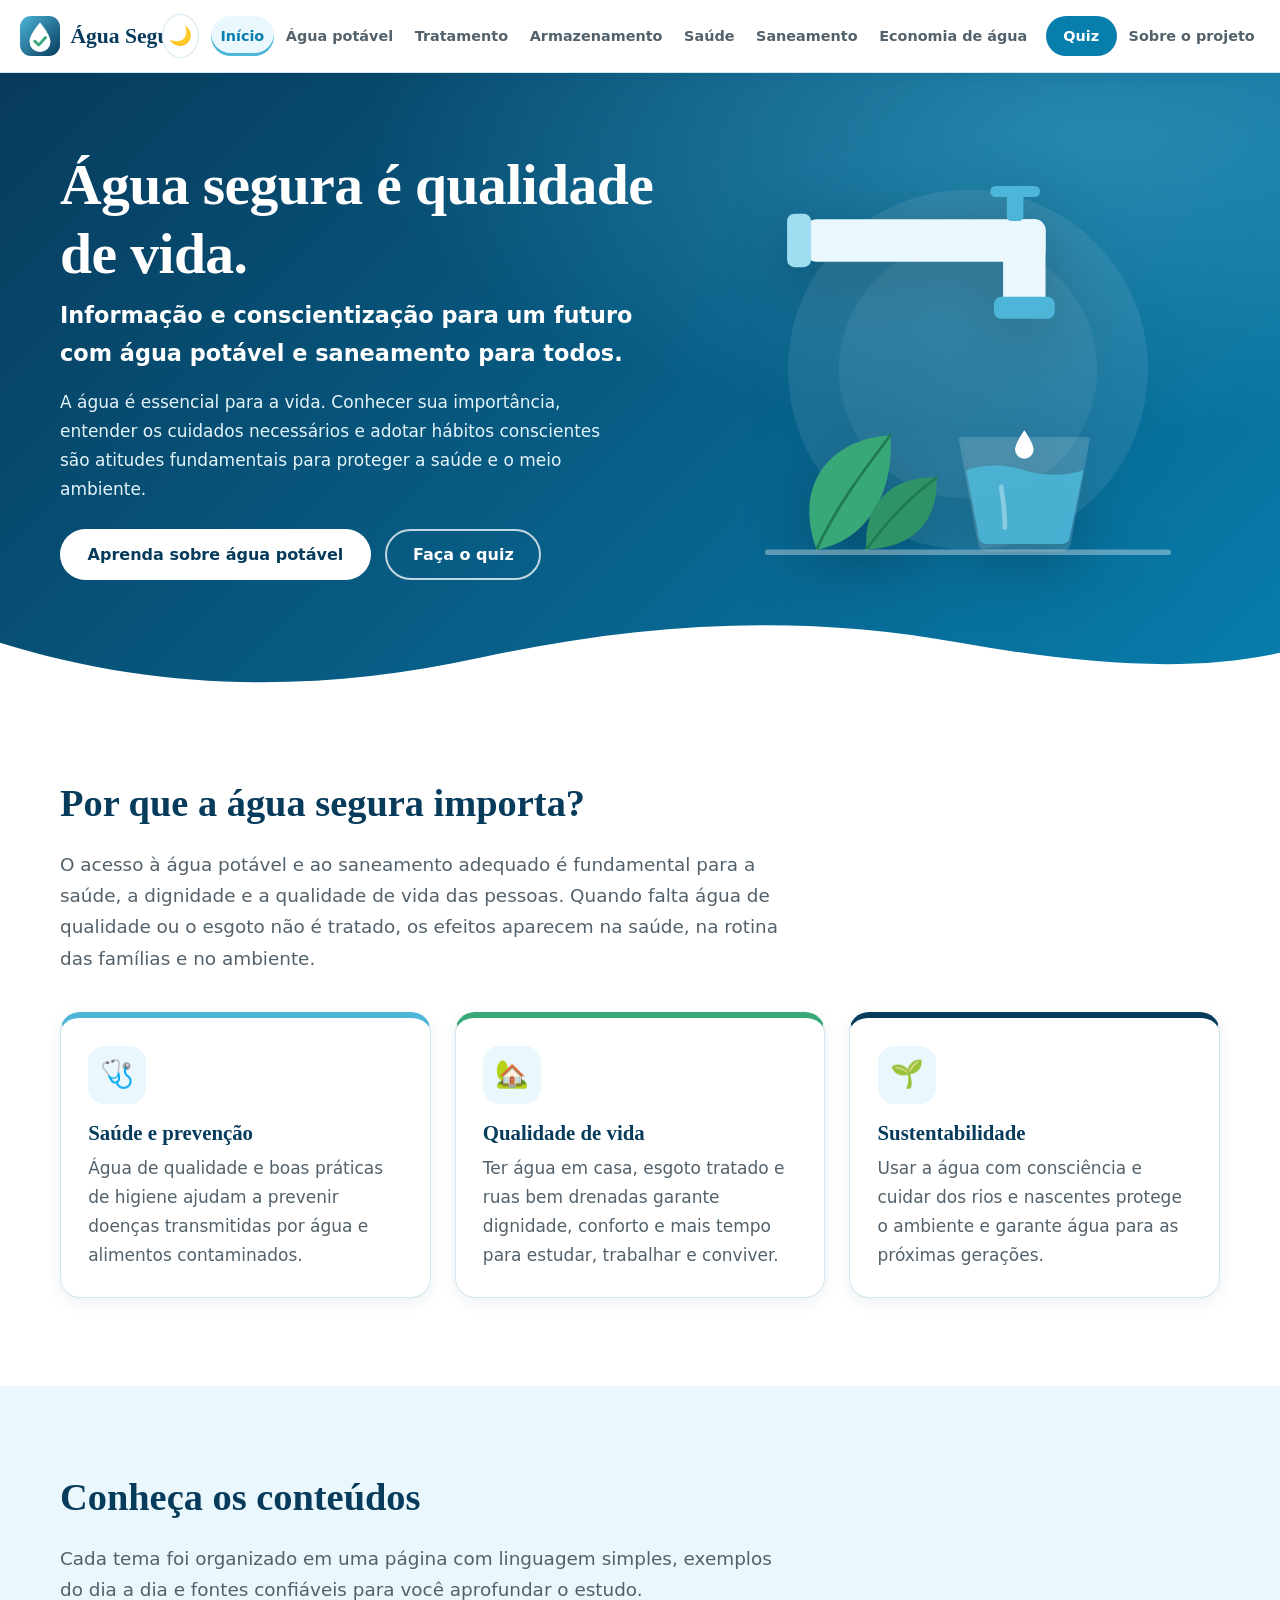
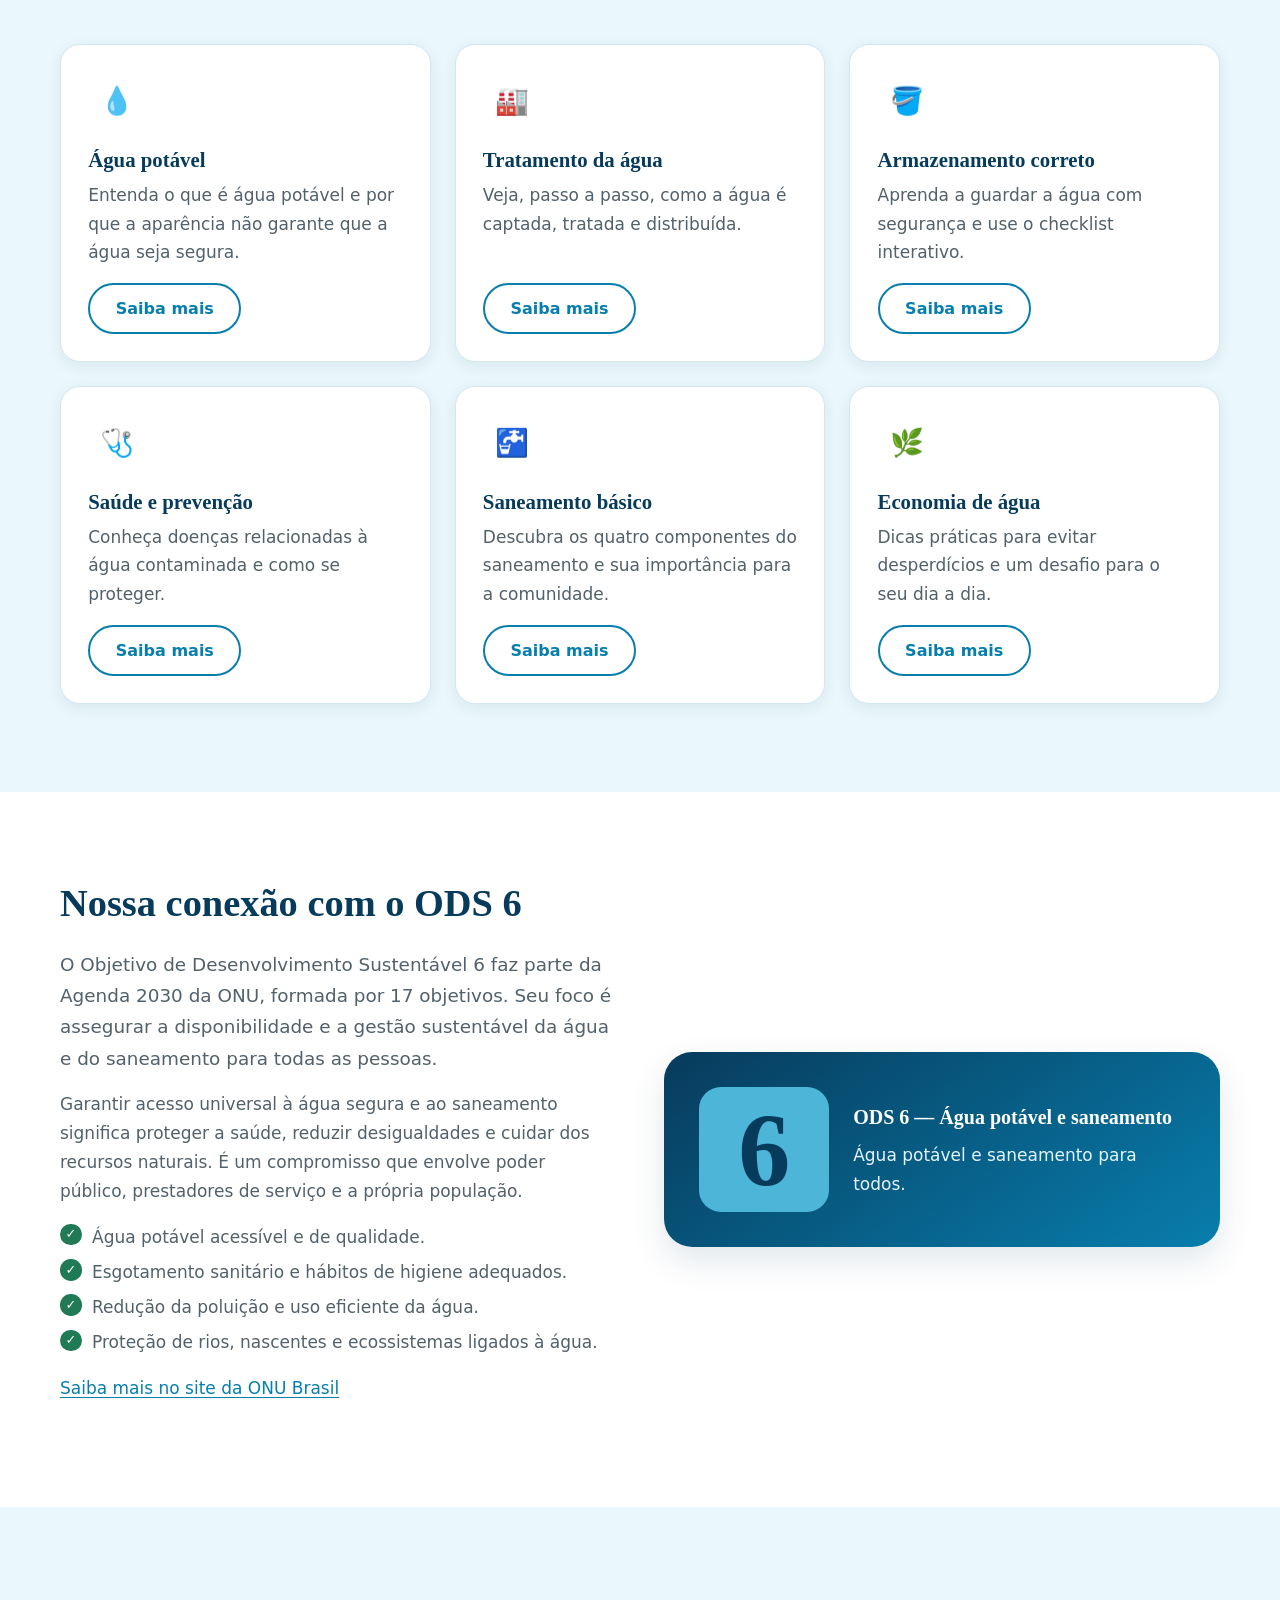
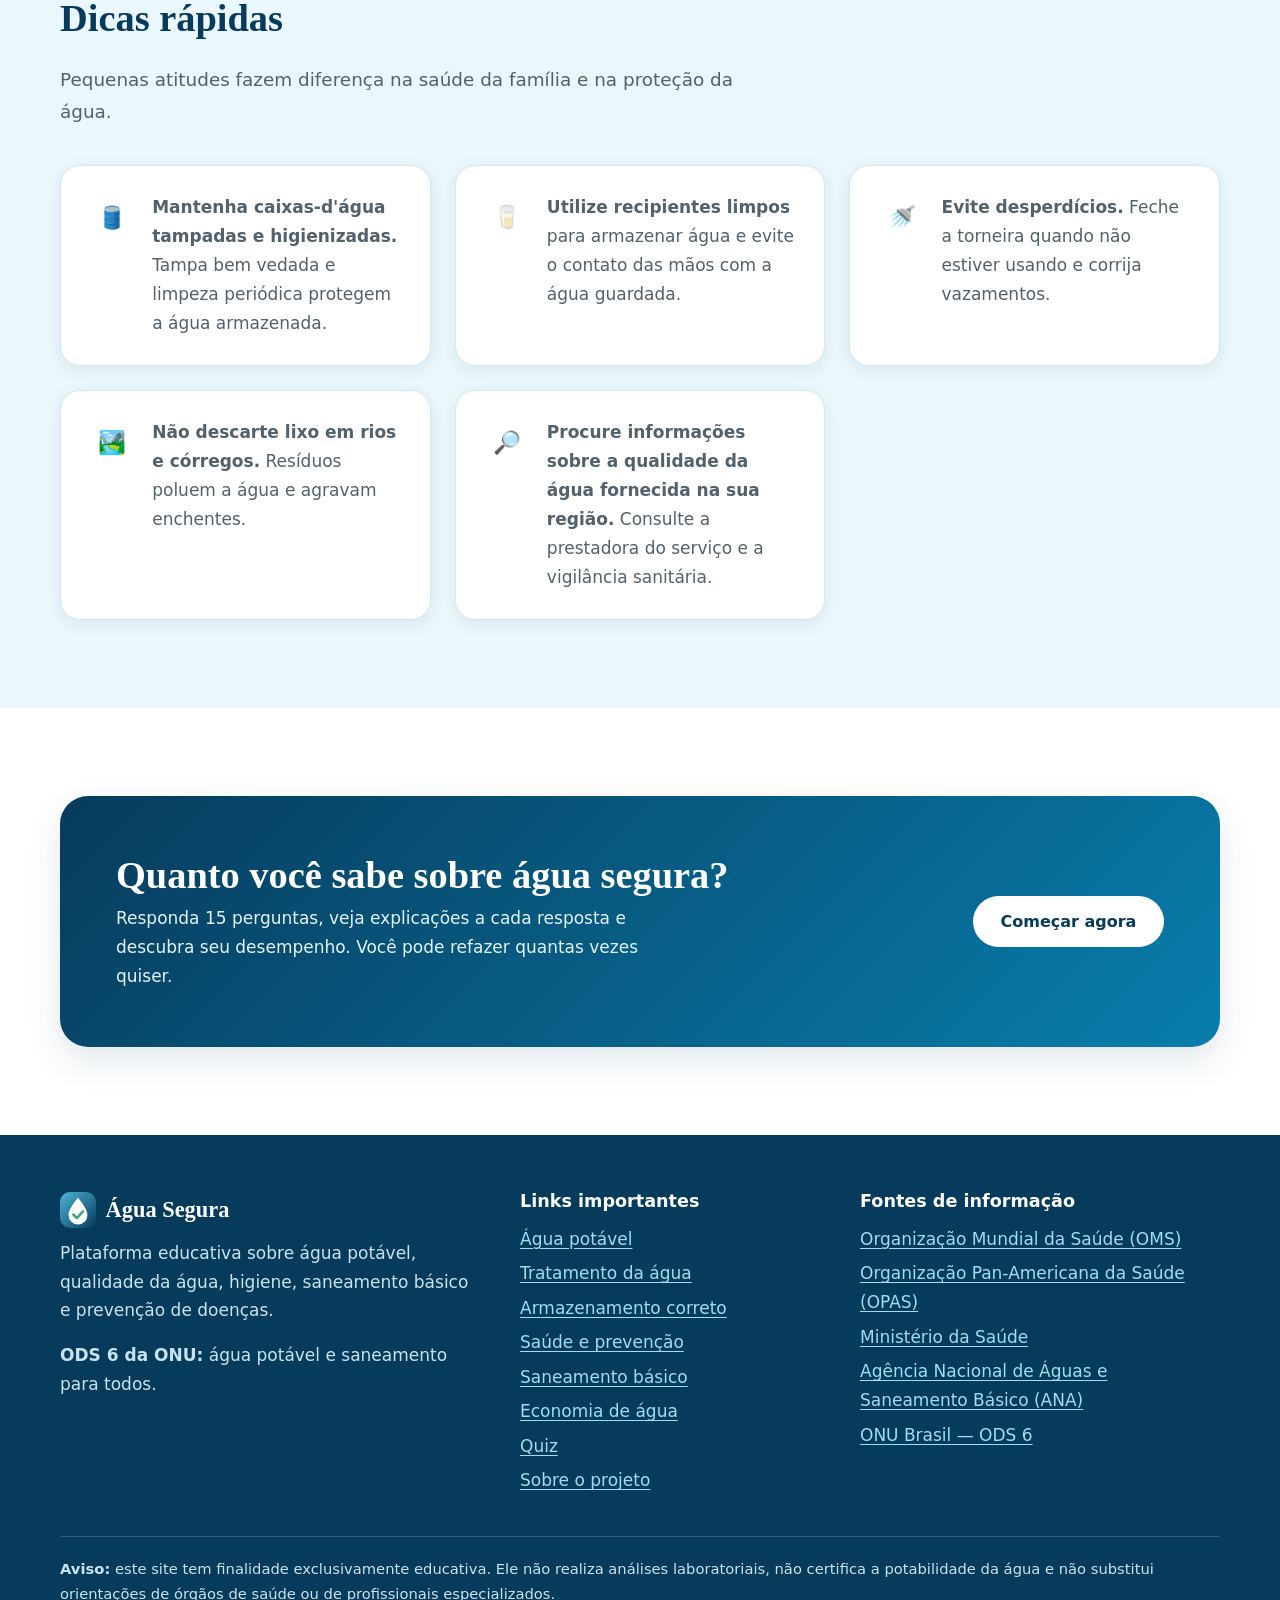
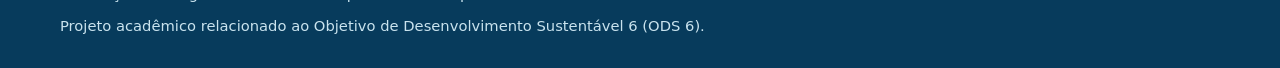
<file: index.html>
<!DOCTYPE html>
<html lang="pt-BR">
<head>
  <meta charset="utf-8">
  <meta name="viewport" content="width=device-width, initial-scale=1">
  <title>Água segura é qualidade de vida | Água Segura</title>
  <meta name="description" content="Água Segura: plataforma educativa sobre água potável, tratamento, armazenamento, saúde, saneamento básico e economia de água, ligada ao ODS 6 da ONU.">
  <meta name="theme-color" content="#073B5C">
  <link rel="icon" type="image/svg+xml" href="assets/images/logo.svg">
  <script>document.documentElement.classList.add('js');try{var t=localStorage.getItem('as-tema');if(t==='dark'||t==='light'){document.documentElement.setAttribute('data-theme',t);}}catch(e){}</script>
  <link rel="stylesheet" href="css/style.css">
  <link rel="stylesheet" href="css/responsive.css">
</head>
<body data-page="index">
  <a class="skip-link" href="#conteudo">Pular para o conteúdo</a>
  <header class="site-header">
    <div class="container nav-wrap">
      <a class="brand" href="index.html" aria-label="Água Segura — página inicial">
        <img src="assets/images/logo.svg" alt="" width="40" height="40">
        <span>Água Segura</span>
      </a>
      <button type="button" class="theme-toggle" id="theme-toggle" aria-label="Ativar tema escuro" aria-pressed="false">🌙</button>
      <button type="button" class="menu-toggle" id="menu-toggle" aria-expanded="false" aria-controls="menu-principal" aria-label="Abrir menu de navegação"><span class="bars"></span></button>
      <nav class="nav" id="menu-principal" aria-label="Navegação principal">
        <ul>
          <li><a href="index.html" aria-current="page">Início</a></li>
          <li><a href="pages/agua-potavel.html">Água potável</a></li>
          <li><a href="pages/tratamento.html">Tratamento</a></li>
          <li><a href="pages/armazenamento.html">Armazenamento</a></li>
          <li><a href="pages/saude.html">Saúde</a></li>
          <li><a href="pages/saneamento.html">Saneamento</a></li>
          <li><a href="pages/economia.html">Economia de água</a></li>
          <li><a href="pages/quiz.html" class="nav-quiz">Quiz</a></li>
          <li><a href="pages/sobre.html">Sobre o projeto</a></li>
        </ul>
      </nav>
    </div>
  </header>

  <main id="conteudo">
    <section class="hero" aria-labelledby="hero-t">
      <div class="container hero-grid">
        <div class="hero-text">
          <h1 id="hero-t">Água segura é qualidade de vida.</h1>
          <p class="hero-sub">Informação e conscientização para um futuro com água potável e saneamento para todos.</p>
          <p class="hero-lead">A água é essencial para a vida. Conhecer sua importância, entender os cuidados necessários e adotar hábitos conscientes são atitudes fundamentais para proteger a saúde e o meio ambiente.</p>
          <div class="btn-row">
            <a class="btn btn-light" href="pages/agua-potavel.html">Aprenda sobre água potável</a>
            <a class="btn btn-ghost" href="pages/quiz.html">Faça o quiz</a>
          </div>
        </div>
        <div class="hero-art">
          <img src="assets/images/hero.svg" width="520" height="440" alt="Ilustração de uma torneira pingando uma gota em um copo de água limpa, ao lado de folhas verdes">
        </div>
      </div>
      <svg class="wave" viewBox="0 0 1440 90" preserveAspectRatio="none" aria-hidden="true" focusable="false"><path d="M0 40C180 90 360 90 540 55C720 20 900 10 1080 40C1220 62 1340 70 1440 50V90H0Z"/></svg>
    </section>
    <section class="section" id="importancia" aria-labelledby="importancia-t">
      <div class="container reveal">
        <header class="section-head"><h2 id="importancia-t">Por que a água segura importa?</h2><p class="lead">O acesso à água potável e ao saneamento adequado é fundamental para a saúde, a dignidade e a qualidade de vida das pessoas. Quando falta água de qualidade ou o esgoto não é tratado, os efeitos aparecem na saúde, na rotina das famílias e no ambiente.</p></header>
        <div class="grid grid-3">
        <article class="card accent">
          <div class="icon" aria-hidden="true">🩺</div>
          <h3>Saúde e prevenção</h3>
          <p>Água de qualidade e boas práticas de higiene ajudam a prevenir doenças transmitidas por água e alimentos contaminados.</p>
        </article>
        <article class="card accent verde">
          <div class="icon" aria-hidden="true">🏡</div>
          <h3>Qualidade de vida</h3>
          <p>Ter água em casa, esgoto tratado e ruas bem drenadas garante dignidade, conforto e mais tempo para estudar, trabalhar e conviver.</p>
        </article>
        <article class="card accent escuro">
          <div class="icon" aria-hidden="true">🌱</div>
          <h3>Sustentabilidade</h3>
          <p>Usar a água com consciência e cuidar dos rios e nascentes protege o ambiente e garante água para as próximas gerações.</p>
        </article>
        </div>
      </div>
    </section>
    <section class="section section-alt" id="conteudos" aria-labelledby="conteudos-t">
      <div class="container reveal">
        <header class="section-head"><h2 id="conteudos-t">Conheça os conteúdos</h2><p class="lead">Cada tema foi organizado em uma página com linguagem simples, exemplos do dia a dia e fontes confiáveis para você aprofundar o estudo.</p></header>
        <div class="grid grid-3">
        <article class="card card-link">
          <div class="icon" aria-hidden="true">💧</div>
          <h3>Água potável</h3>
          <p>Entenda o que é água potável e por que a aparência não garante que a água seja segura.</p>
          <a class="btn btn-outline" href="pages/agua-potavel.html">Saiba mais<span class="sr-only"> sobre água potável</span></a>
        </article>
        <article class="card card-link">
          <div class="icon" aria-hidden="true">🏭</div>
          <h3>Tratamento da água</h3>
          <p>Veja, passo a passo, como a água é captada, tratada e distribuída.</p>
          <a class="btn btn-outline" href="pages/tratamento.html">Saiba mais<span class="sr-only"> sobre tratamento da água</span></a>
        </article>
        <article class="card card-link">
          <div class="icon" aria-hidden="true">🪣</div>
          <h3>Armazenamento correto</h3>
          <p>Aprenda a guardar a água com segurança e use o checklist interativo.</p>
          <a class="btn btn-outline" href="pages/armazenamento.html">Saiba mais<span class="sr-only"> sobre armazenamento correto</span></a>
        </article>
        <article class="card card-link">
          <div class="icon" aria-hidden="true">🩺</div>
          <h3>Saúde e prevenção</h3>
          <p>Conheça doenças relacionadas à água contaminada e como se proteger.</p>
          <a class="btn btn-outline" href="pages/saude.html">Saiba mais<span class="sr-only"> sobre saúde e prevenção</span></a>
        </article>
        <article class="card card-link">
          <div class="icon" aria-hidden="true">🚰</div>
          <h3>Saneamento básico</h3>
          <p>Descubra os quatro componentes do saneamento e sua importância para a comunidade.</p>
          <a class="btn btn-outline" href="pages/saneamento.html">Saiba mais<span class="sr-only"> sobre saneamento básico</span></a>
        </article>
        <article class="card card-link">
          <div class="icon" aria-hidden="true">🌿</div>
          <h3>Economia de água</h3>
          <p>Dicas práticas para evitar desperdícios e um desafio para o seu dia a dia.</p>
          <a class="btn btn-outline" href="pages/economia.html">Saiba mais<span class="sr-only"> sobre economia de água</span></a>
        </article>
        </div>
      </div>
    </section>
    <section class="section" id="ods6" aria-labelledby="ods6-t">
      <div class="container reveal split">
        <div>
          <h2 id="ods6-t">Nossa conexão com o ODS 6</h2>
          <p class="lead">O Objetivo de Desenvolvimento Sustentável 6 faz parte da Agenda 2030 da ONU, formada por 17 objetivos. Seu foco é assegurar a disponibilidade e a gestão sustentável da água e do saneamento para todas as pessoas.</p>
          <p>Garantir acesso universal à água segura e ao saneamento significa proteger a saúde, reduzir desigualdades e cuidar dos recursos naturais. É um compromisso que envolve poder público, prestadores de serviço e a própria população.</p>
          <ul class="check-list">
            <li>Água potável acessível e de qualidade.</li>
            <li>Esgotamento sanitário e hábitos de higiene adequados.</li>
            <li>Redução da poluição e uso eficiente da água.</li>
            <li>Proteção de rios, nascentes e ecossistemas ligados à água.</li>
          </ul>
          <p><a href="https://brasil.un.org/pt-br/sdgs/6" target="_blank" rel="noopener noreferrer">Saiba mais no site da ONU Brasil<span class="sr-only"> (abre em nova aba)</span></a></p>
        </div>
        <div class="ods-panel">
          <div class="ods-num" aria-hidden="true">6</div>
          <div>
            <strong>ODS 6 — Água potável e saneamento</strong>
            <p>Água potável e saneamento para todos.</p>
          </div>
        </div>
      </div>
    </section>
    <section class="section section-alt" id="dicas" aria-labelledby="dicas-t">
      <div class="container reveal">
        <header class="section-head"><h2 id="dicas-t">Dicas rápidas</h2><p class="lead">Pequenas atitudes fazem diferença na saúde da família e na proteção da água.</p></header>
        <div class="grid grid-3">
        <div class="card tip"><div class="icon" aria-hidden="true">🛢️</div><p><strong>Mantenha caixas-d'água tampadas e higienizadas.</strong> Tampa bem vedada e limpeza periódica protegem a água armazenada.</p></div>
        <div class="card tip"><div class="icon" aria-hidden="true">🥛</div><p><strong>Utilize recipientes limpos</strong> para armazenar água e evite o contato das mãos com a água guardada.</p></div>
        <div class="card tip"><div class="icon" aria-hidden="true">🚿</div><p><strong>Evite desperdícios.</strong> Feche a torneira quando não estiver usando e corrija vazamentos.</p></div>
        <div class="card tip"><div class="icon" aria-hidden="true">🏞️</div><p><strong>Não descarte lixo em rios e córregos.</strong> Resíduos poluem a água e agravam enchentes.</p></div>
        <div class="card tip"><div class="icon" aria-hidden="true">🔎</div><p><strong>Procure informações sobre a qualidade da água fornecida na sua região.</strong> Consulte a prestadora do serviço e a vigilância sanitária.</p></div>
        </div>
      </div>
    </section>
    <section class="section" id="quiz-chamada" aria-labelledby="quiz-chamada-t">
      <div class="container reveal">
        <div class="cta-band">
          <div>
            <h2 id="quiz-chamada-t">Quanto você sabe sobre água segura?</h2>
            <p>Responda 15 perguntas, veja explicações a cada resposta e descubra seu desempenho. Você pode refazer quantas vezes quiser.</p>
          </div>
          <a class="btn btn-light" href="pages/quiz.html">Começar agora</a>
        </div>
      </div>
    </section>
  </main>

  <footer class="site-footer">
    <div class="container">
      <div class="footer-grid">
        <div>
          <span class="footer-brand"><img src="assets/images/logo.svg" alt="" width="36" height="36">Água Segura</span>
          <p>Plataforma educativa sobre água potável, qualidade da água, higiene, saneamento básico e prevenção de doenças.</p>
          <p><strong>ODS 6 da ONU:</strong> água potável e saneamento para todos.</p>
        </div>
        <div>
          <h2>Links importantes</h2>
          <ul>
            <li><a href="pages/agua-potavel.html">Água potável</a></li>
            <li><a href="pages/tratamento.html">Tratamento da água</a></li>
            <li><a href="pages/armazenamento.html">Armazenamento correto</a></li>
            <li><a href="pages/saude.html">Saúde e prevenção</a></li>
            <li><a href="pages/saneamento.html">Saneamento básico</a></li>
            <li><a href="pages/economia.html">Economia de água</a></li>
            <li><a href="pages/quiz.html">Quiz</a></li>
            <li><a href="pages/sobre.html">Sobre o projeto</a></li>
          </ul>
        </div>
        <div>
          <h2>Fontes de informação</h2>
          <ul>
          <li><a href="https://www.who.int/" target="_blank" rel="noopener noreferrer">Organização Mundial da Saúde (OMS)<span class="sr-only"> (abre em nova aba)</span></a></li>
          <li><a href="https://www.paho.org/pt" target="_blank" rel="noopener noreferrer">Organização Pan-Americana da Saúde (OPAS)<span class="sr-only"> (abre em nova aba)</span></a></li>
          <li><a href="https://www.gov.br/saude/pt-br" target="_blank" rel="noopener noreferrer">Ministério da Saúde<span class="sr-only"> (abre em nova aba)</span></a></li>
          <li><a href="https://www.gov.br/ana/pt-br" target="_blank" rel="noopener noreferrer">Agência Nacional de Águas e Saneamento Básico (ANA)<span class="sr-only"> (abre em nova aba)</span></a></li>
          <li><a href="https://brasil.un.org/pt-br/sdgs/6" target="_blank" rel="noopener noreferrer">ONU Brasil — ODS 6<span class="sr-only"> (abre em nova aba)</span></a></li>
          </ul>
        </div>
      </div>
      <div class="footer-note">
        <p><strong>Aviso:</strong> este site tem finalidade exclusivamente educativa. Ele não realiza análises laboratoriais, não certifica a potabilidade da água e não substitui orientações de órgãos de saúde ou de profissionais especializados.</p>
        <p>Projeto acadêmico relacionado ao Objetivo de Desenvolvimento Sustentável 6 (ODS 6).</p>
      </div>
    </div>
  </footer>
  <button type="button" class="to-top" id="to-top" aria-label="Voltar ao topo">↑</button>
  <div class="toast" id="toast" role="status" aria-live="polite"></div>
  <script src="js/main.js" defer></script>
  <script src="js/interactions.js" defer></script>
</body>
</html>
</file>
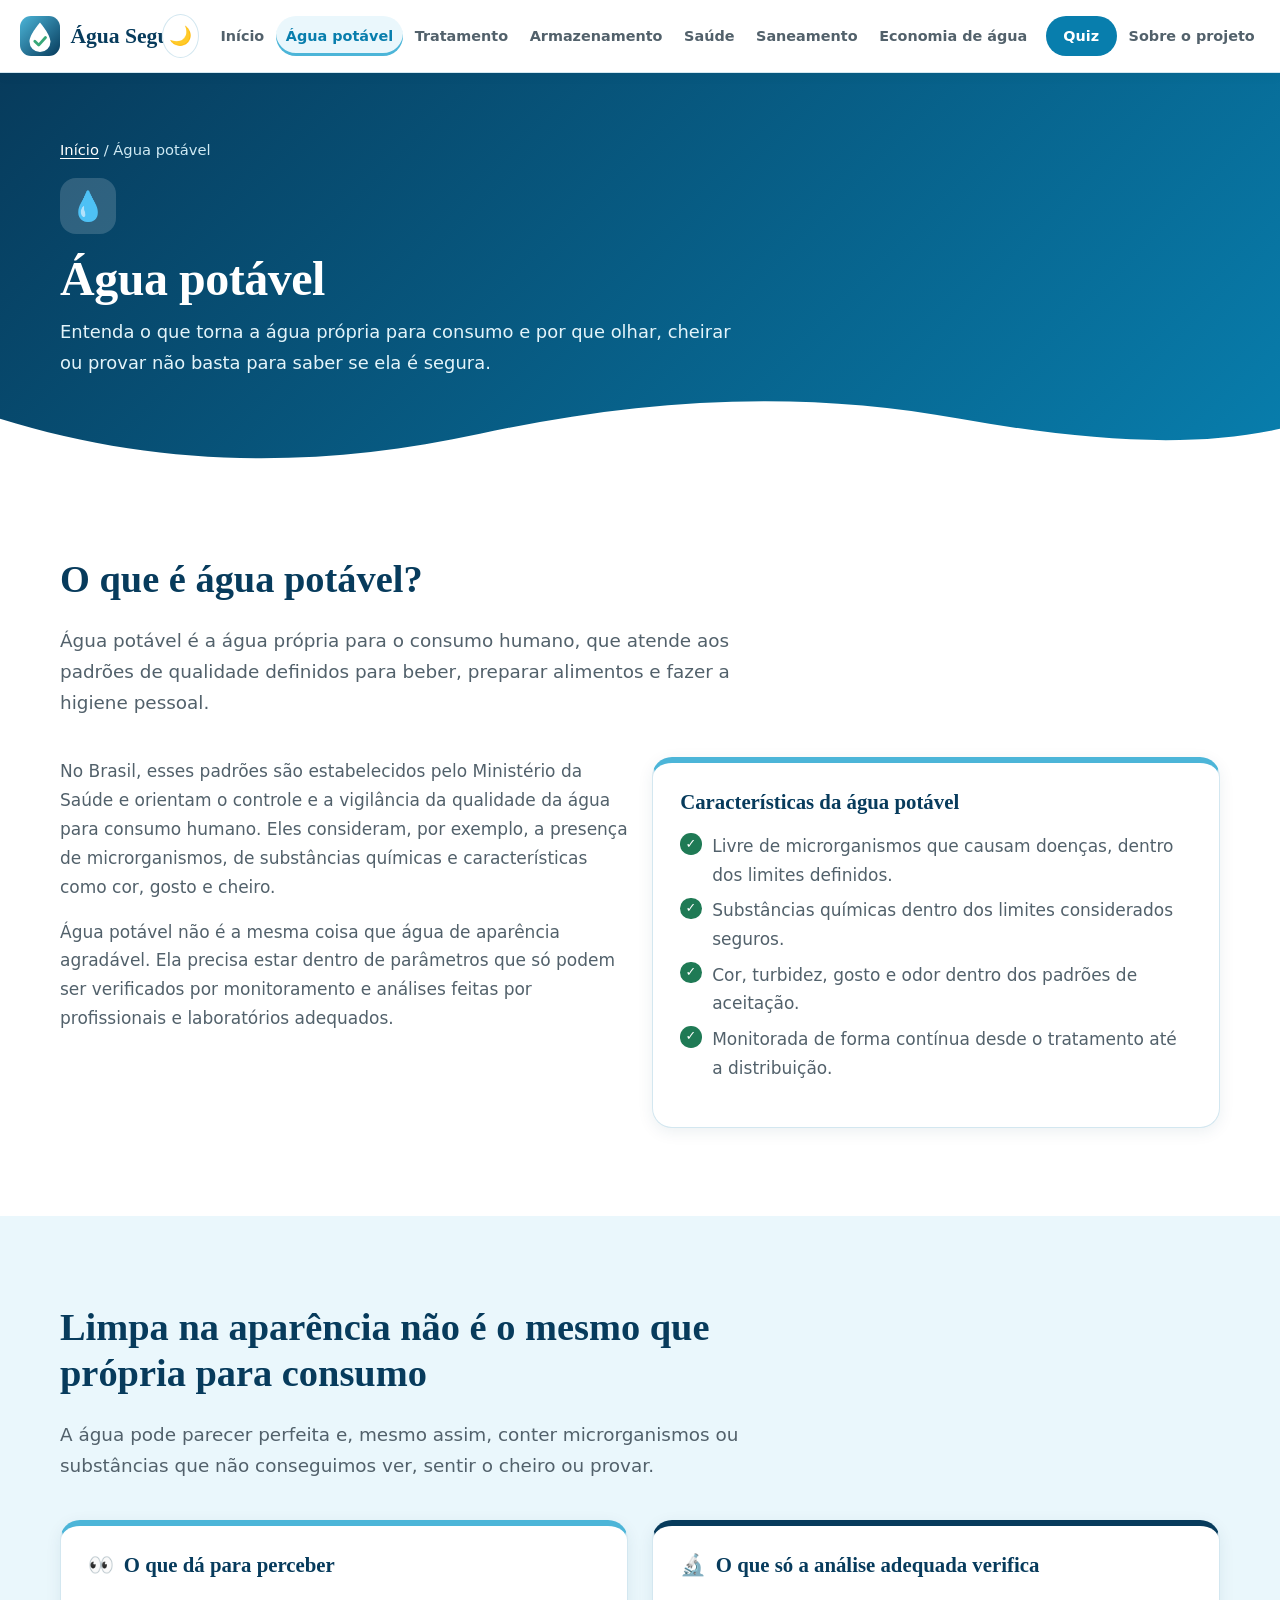
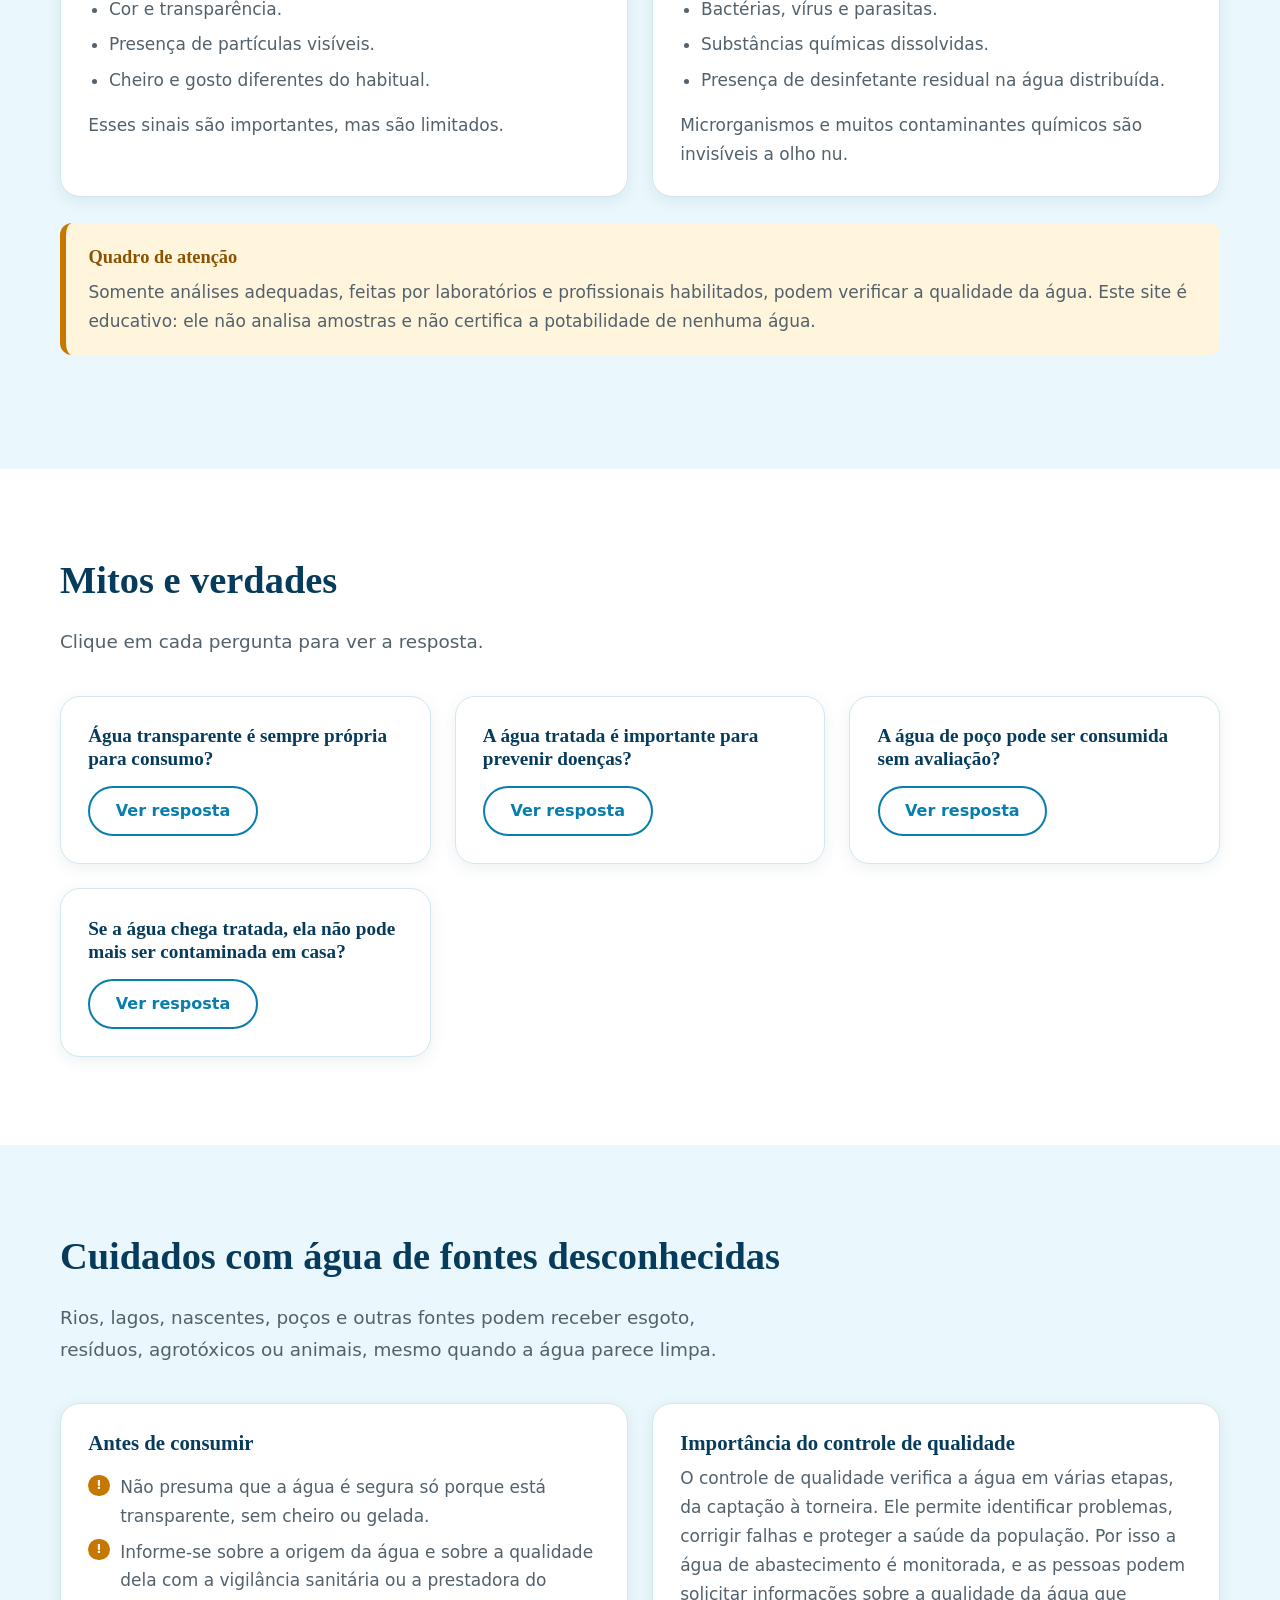
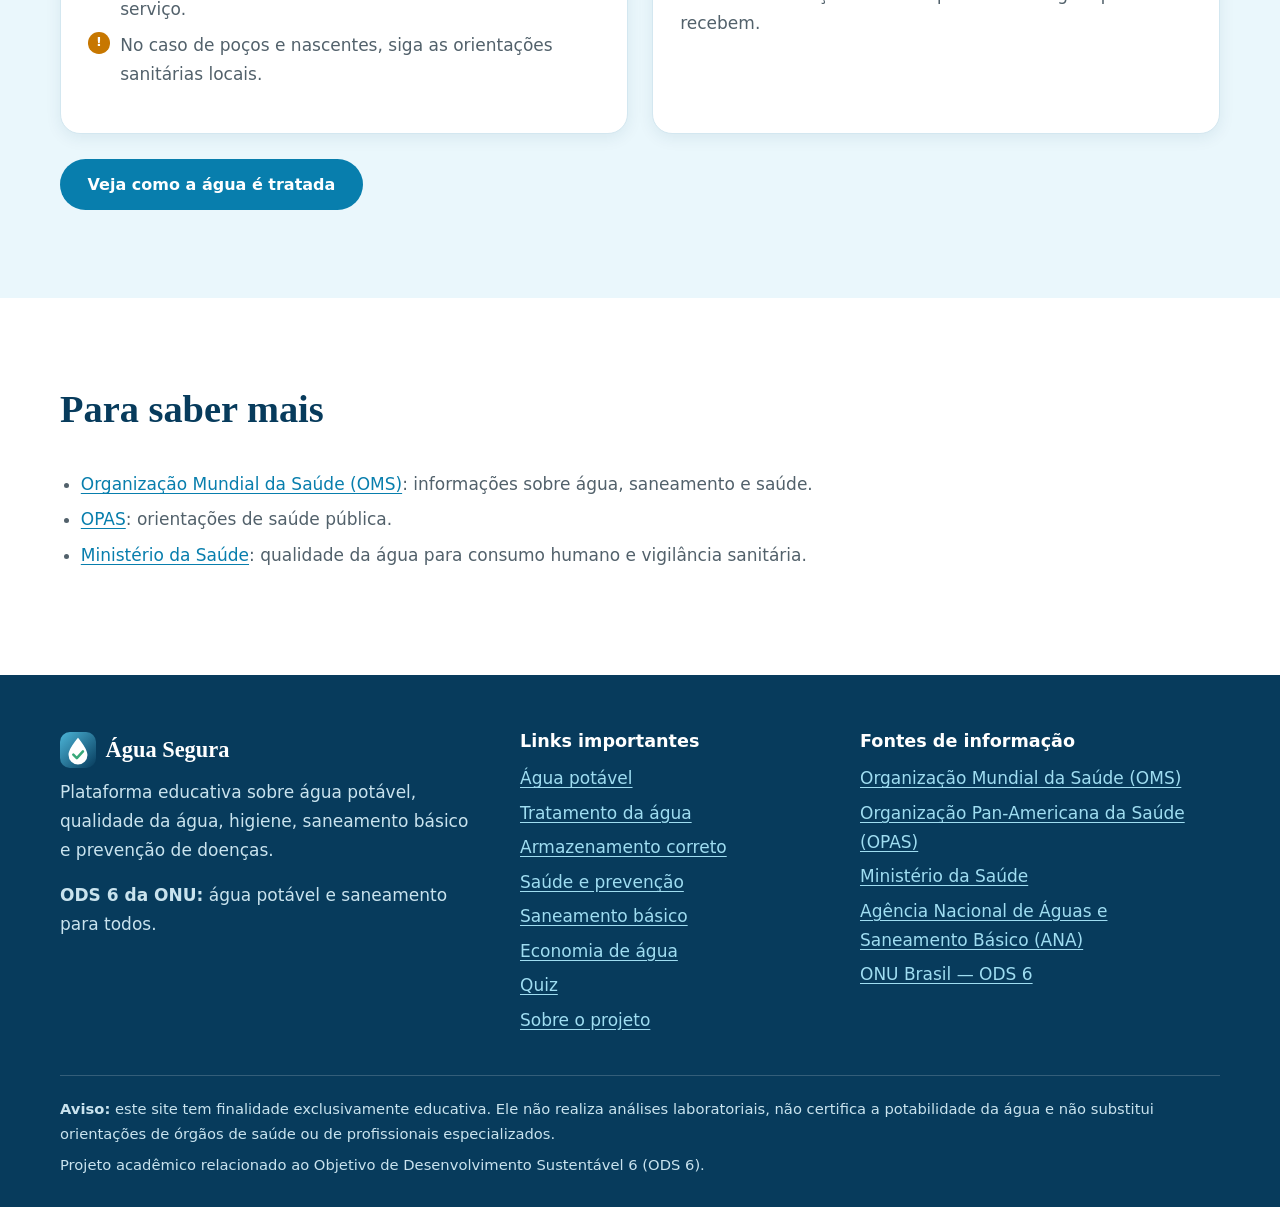
<file: pages/agua-potavel.html>
<!DOCTYPE html>
<html lang="pt-BR">
<head>
  <meta charset="utf-8">
  <meta name="viewport" content="width=device-width, initial-scale=1">
  <title>Água potável | Água Segura</title>
  <meta name="description" content="O que é água potável, por que a aparência não garante segurança, mitos e verdades e cuidados com fontes desconhecidas.">
  <meta name="theme-color" content="#073B5C">
  <link rel="icon" type="image/svg+xml" href="../assets/images/logo.svg">
  <script>document.documentElement.classList.add('js');try{var t=localStorage.getItem('as-tema');if(t==='dark'||t==='light'){document.documentElement.setAttribute('data-theme',t);}}catch(e){}</script>
  <link rel="stylesheet" href="../css/style.css">
  <link rel="stylesheet" href="../css/responsive.css">
</head>
<body data-page="agua-potavel">
  <a class="skip-link" href="#conteudo">Pular para o conteúdo</a>
  <header class="site-header">
    <div class="container nav-wrap">
      <a class="brand" href="../index.html" aria-label="Água Segura — página inicial">
        <img src="../assets/images/logo.svg" alt="" width="40" height="40">
        <span>Água Segura</span>
      </a>
      <button type="button" class="theme-toggle" id="theme-toggle" aria-label="Ativar tema escuro" aria-pressed="false">🌙</button>
      <button type="button" class="menu-toggle" id="menu-toggle" aria-expanded="false" aria-controls="menu-principal" aria-label="Abrir menu de navegação"><span class="bars"></span></button>
      <nav class="nav" id="menu-principal" aria-label="Navegação principal">
        <ul>
          <li><a href="../index.html">Início</a></li>
          <li><a href="../pages/agua-potavel.html" aria-current="page">Água potável</a></li>
          <li><a href="../pages/tratamento.html">Tratamento</a></li>
          <li><a href="../pages/armazenamento.html">Armazenamento</a></li>
          <li><a href="../pages/saude.html">Saúde</a></li>
          <li><a href="../pages/saneamento.html">Saneamento</a></li>
          <li><a href="../pages/economia.html">Economia de água</a></li>
          <li><a href="../pages/quiz.html" class="nav-quiz">Quiz</a></li>
          <li><a href="../pages/sobre.html">Sobre o projeto</a></li>
        </ul>
      </nav>
    </div>
  </header>

  <main id="conteudo">
    <section class="page-hero">
      <div class="container">
        <nav class="crumbs" aria-label="Você está em"><a href="../index.html">Início</a> / Água potável</nav>
        <span class="badge-icon" aria-hidden="true">💧</span>
        <h1>Água potável</h1>
        <p>Entenda o que torna a água própria para consumo e por que olhar, cheirar ou provar não basta para saber se ela é segura.</p>
      </div>
      <svg class="wave" viewBox="0 0 1440 90" preserveAspectRatio="none" aria-hidden="true" focusable="false"><path d="M0 40C180 90 360 90 540 55C720 20 900 10 1080 40C1220 62 1340 70 1440 50V90H0Z"/></svg>
    </section>
    <section class="section" id="o-que-e" aria-labelledby="o-que-e-t">
      <div class="container reveal">
        <header class="section-head"><h2 id="o-que-e-t">O que é água potável?</h2><p class="lead">Água potável é a água própria para o consumo humano, que atende aos padrões de qualidade definidos para beber, preparar alimentos e fazer a higiene pessoal.</p></header>
        <div class="grid grid-2">
          <div>
            <p>No Brasil, esses padrões são estabelecidos pelo Ministério da Saúde e orientam o controle e a vigilância da qualidade da água para consumo humano. Eles consideram, por exemplo, a presença de microrganismos, de substâncias químicas e características como cor, gosto e cheiro.</p>
            <p>Água potável não é a mesma coisa que água de aparência agradável. Ela precisa estar dentro de parâmetros que só podem ser verificados por monitoramento e análises feitas por profissionais e laboratórios adequados.</p>
          </div>
          <div class="card accent">
            <h3>Características da água potável</h3>
            <ul class="check-list">
              <li>Livre de microrganismos que causam doenças, dentro dos limites definidos.</li>
              <li>Substâncias químicas dentro dos limites considerados seguros.</li>
              <li>Cor, turbidez, gosto e odor dentro dos padrões de aceitação.</li>
              <li>Monitorada de forma contínua desde o tratamento até a distribuição.</li>
            </ul>
          </div>
        </div>
      </div>
    </section>
    <section class="section section-alt" id="aparencia" aria-labelledby="aparencia-t">
      <div class="container reveal">
        <header class="section-head"><h2 id="aparencia-t">Limpa na aparência não é o mesmo que própria para consumo</h2><p class="lead">A água pode parecer perfeita e, mesmo assim, conter microrganismos ou substâncias que não conseguimos ver, sentir o cheiro ou provar.</p></header>
        <div class="compare">
          <div class="card accent">
            <h3><span aria-hidden="true">👀</span> O que dá para perceber</h3>
            <ul>
              <li>Cor e transparência.</li>
              <li>Presença de partículas visíveis.</li>
              <li>Cheiro e gosto diferentes do habitual.</li>
            </ul>
            <p>Esses sinais são importantes, mas são limitados.</p>
          </div>
          <div class="card accent escuro">
            <h3><span aria-hidden="true">🔬</span> O que só a análise adequada verifica</h3>
            <ul>
              <li>Bactérias, vírus e parasitas.</li>
              <li>Substâncias químicas dissolvidas.</li>
              <li>Presença de desinfetante residual na água distribuída.</li>
            </ul>
            <p>Microrganismos e muitos contaminantes químicos são invisíveis a olho nu.</p>
          </div>
        </div>
        <aside class="notice warn" role="note"><strong class="notice-title">Quadro de atenção</strong><p>Somente análises adequadas, feitas por laboratórios e profissionais habilitados, podem verificar a qualidade da água. Este site é educativo: ele não analisa amostras e não certifica a potabilidade de nenhuma água.</p></aside>
      </div>
    </section>
    <section class="section" id="mitos-e-verdades" aria-labelledby="mitos-e-verdades-t">
      <div class="container reveal">
        <header class="section-head"><h2 id="mitos-e-verdades-t">Mitos e verdades</h2><p class="lead">Clique em cada pergunta para ver a resposta.</p></header>
        <div class="grid grid-2">
          <article class="card mito">
            <h3 class="question">Água transparente é sempre própria para consumo?</h3>
            <button type="button" class="btn btn-outline mito-btn" aria-expanded="false" aria-controls="resp-1">Ver resposta</button>
            <div class="mito-answer is-mito" id="resp-1" hidden role="region" aria-label="Resposta 1">
              <span class="tag mito-tag">Mito</span>
              <p>A aparência não garante ausência de microrganismos ou substâncias contaminantes.</p>
            </div>
          </article>
          <article class="card mito">
            <h3 class="question">A água tratada é importante para prevenir doenças?</h3>
            <button type="button" class="btn btn-outline mito-btn" aria-expanded="false" aria-controls="resp-2">Ver resposta</button>
            <div class="mito-answer is-verdade" id="resp-2" hidden role="region" aria-label="Resposta 2">
              <span class="tag verdade-tag">Verdade</span>
              <p>O tratamento e o controle de qualidade reduzem o risco de doenças transmitidas pela água.</p>
            </div>
          </article>
          <article class="card mito">
            <h3 class="question">A água de poço pode ser consumida sem avaliação?</h3>
            <button type="button" class="btn btn-outline mito-btn" aria-expanded="false" aria-controls="resp-3">Ver resposta</button>
            <div class="mito-answer is-mito" id="resp-3" hidden role="region" aria-label="Resposta 3">
              <span class="tag mito-tag">Mito</span>
              <p>É necessário verificar sua qualidade e seguir as orientações sanitárias.</p>
            </div>
          </article>
          <article class="card mito">
            <h3 class="question">Se a água chega tratada, ela não pode mais ser contaminada em casa?</h3>
            <button type="button" class="btn btn-outline mito-btn" aria-expanded="false" aria-controls="resp-4">Ver resposta</button>
            <div class="mito-answer is-mito" id="resp-4" hidden role="region" aria-label="Resposta 4">
              <span class="tag mito-tag">Mito</span>
              <p>A água pode ser contaminada depois do tratamento, por exemplo em caixas-d'água destampadas ou sujas e em recipientes sem higiene. Por isso o armazenamento correto é importante.</p>
            </div>
          </article>
        </div>
      </div>
    </section>
    <section class="section section-alt" id="fontes-desconhecidas" aria-labelledby="fontes-desconhecidas-t">
      <div class="container reveal">
        <header class="section-head"><h2 id="fontes-desconhecidas-t">Cuidados com água de fontes desconhecidas</h2><p class="lead">Rios, lagos, nascentes, poços e outras fontes podem receber esgoto, resíduos, agrotóxicos ou animais, mesmo quando a água parece limpa.</p></header>
        <div class="grid grid-2">
          <div class="card">
            <h3>Antes de consumir</h3>
            <ul class="x-list">
              <li>Não presuma que a água é segura só porque está transparente, sem cheiro ou gelada.</li>
              <li>Informe-se sobre a origem da água e sobre a qualidade dela com a vigilância sanitária ou a prestadora do serviço.</li>
              <li>No caso de poços e nascentes, siga as orientações sanitárias locais.</li>
            </ul>
          </div>
          <div class="card">
            <h3>Importância do controle de qualidade</h3>
            <p>O controle de qualidade verifica a água em várias etapas, da captação à torneira. Ele permite identificar problemas, corrigir falhas e proteger a saúde da população. Por isso a água de abastecimento é monitorada, e as pessoas podem solicitar informações sobre a qualidade da água que recebem.</p>
          </div>
        </div>
        <div class="btn-row"><a class="btn btn-primary" href="../pages/tratamento.html">Veja como a água é tratada</a></div>
      </div>
    </section>
    <section class="section" id="referencias" aria-labelledby="referencias-t">
      <div class="container reveal">
        <header class="section-head"><h2 id="referencias-t">Para saber mais</h2></header>
<ul><li><a href="https://www.who.int/" target="_blank" rel="noopener noreferrer">Organização Mundial da Saúde (OMS)<span class="sr-only"> (abre em nova aba)</span></a>: informações sobre água, saneamento e saúde.</li><li><a href="https://www.paho.org/pt" target="_blank" rel="noopener noreferrer">OPAS<span class="sr-only"> (abre em nova aba)</span></a>: orientações de saúde pública.</li><li><a href="https://www.gov.br/saude/pt-br" target="_blank" rel="noopener noreferrer">Ministério da Saúde<span class="sr-only"> (abre em nova aba)</span></a>: qualidade da água para consumo humano e vigilância sanitária.</li></ul>
      </div>
    </section>
  </main>

  <footer class="site-footer">
    <div class="container">
      <div class="footer-grid">
        <div>
          <span class="footer-brand"><img src="../assets/images/logo.svg" alt="" width="36" height="36">Água Segura</span>
          <p>Plataforma educativa sobre água potável, qualidade da água, higiene, saneamento básico e prevenção de doenças.</p>
          <p><strong>ODS 6 da ONU:</strong> água potável e saneamento para todos.</p>
        </div>
        <div>
          <h2>Links importantes</h2>
          <ul>
            <li><a href="../pages/agua-potavel.html">Água potável</a></li>
            <li><a href="../pages/tratamento.html">Tratamento da água</a></li>
            <li><a href="../pages/armazenamento.html">Armazenamento correto</a></li>
            <li><a href="../pages/saude.html">Saúde e prevenção</a></li>
            <li><a href="../pages/saneamento.html">Saneamento básico</a></li>
            <li><a href="../pages/economia.html">Economia de água</a></li>
            <li><a href="../pages/quiz.html">Quiz</a></li>
            <li><a href="../pages/sobre.html">Sobre o projeto</a></li>
          </ul>
        </div>
        <div>
          <h2>Fontes de informação</h2>
          <ul>
          <li><a href="https://www.who.int/" target="_blank" rel="noopener noreferrer">Organização Mundial da Saúde (OMS)<span class="sr-only"> (abre em nova aba)</span></a></li>
          <li><a href="https://www.paho.org/pt" target="_blank" rel="noopener noreferrer">Organização Pan-Americana da Saúde (OPAS)<span class="sr-only"> (abre em nova aba)</span></a></li>
          <li><a href="https://www.gov.br/saude/pt-br" target="_blank" rel="noopener noreferrer">Ministério da Saúde<span class="sr-only"> (abre em nova aba)</span></a></li>
          <li><a href="https://www.gov.br/ana/pt-br" target="_blank" rel="noopener noreferrer">Agência Nacional de Águas e Saneamento Básico (ANA)<span class="sr-only"> (abre em nova aba)</span></a></li>
          <li><a href="https://brasil.un.org/pt-br/sdgs/6" target="_blank" rel="noopener noreferrer">ONU Brasil — ODS 6<span class="sr-only"> (abre em nova aba)</span></a></li>
          </ul>
        </div>
      </div>
      <div class="footer-note">
        <p><strong>Aviso:</strong> este site tem finalidade exclusivamente educativa. Ele não realiza análises laboratoriais, não certifica a potabilidade da água e não substitui orientações de órgãos de saúde ou de profissionais especializados.</p>
        <p>Projeto acadêmico relacionado ao Objetivo de Desenvolvimento Sustentável 6 (ODS 6).</p>
      </div>
    </div>
  </footer>
  <button type="button" class="to-top" id="to-top" aria-label="Voltar ao topo">↑</button>
  <div class="toast" id="toast" role="status" aria-live="polite"></div>
  <script src="../js/main.js" defer></script>
  <script src="../js/interactions.js" defer></script>
</body>
</html>
</file>
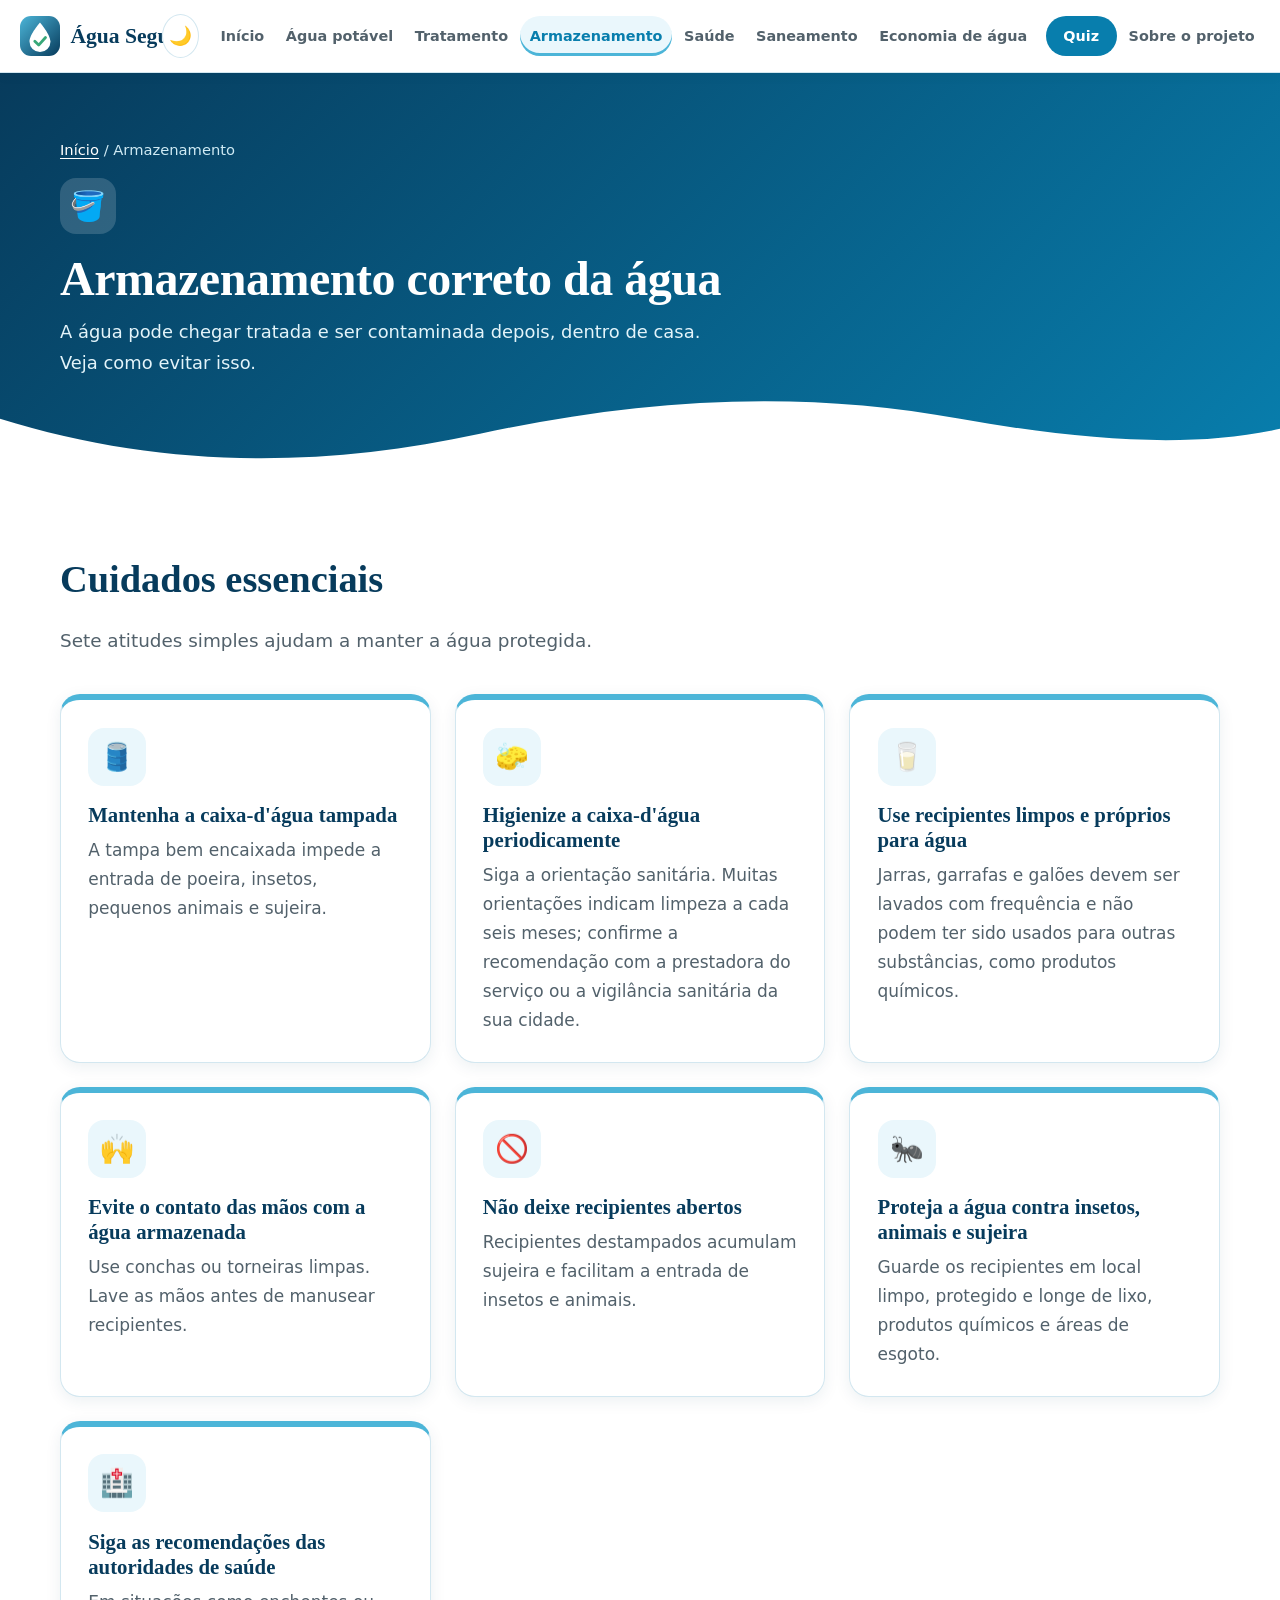
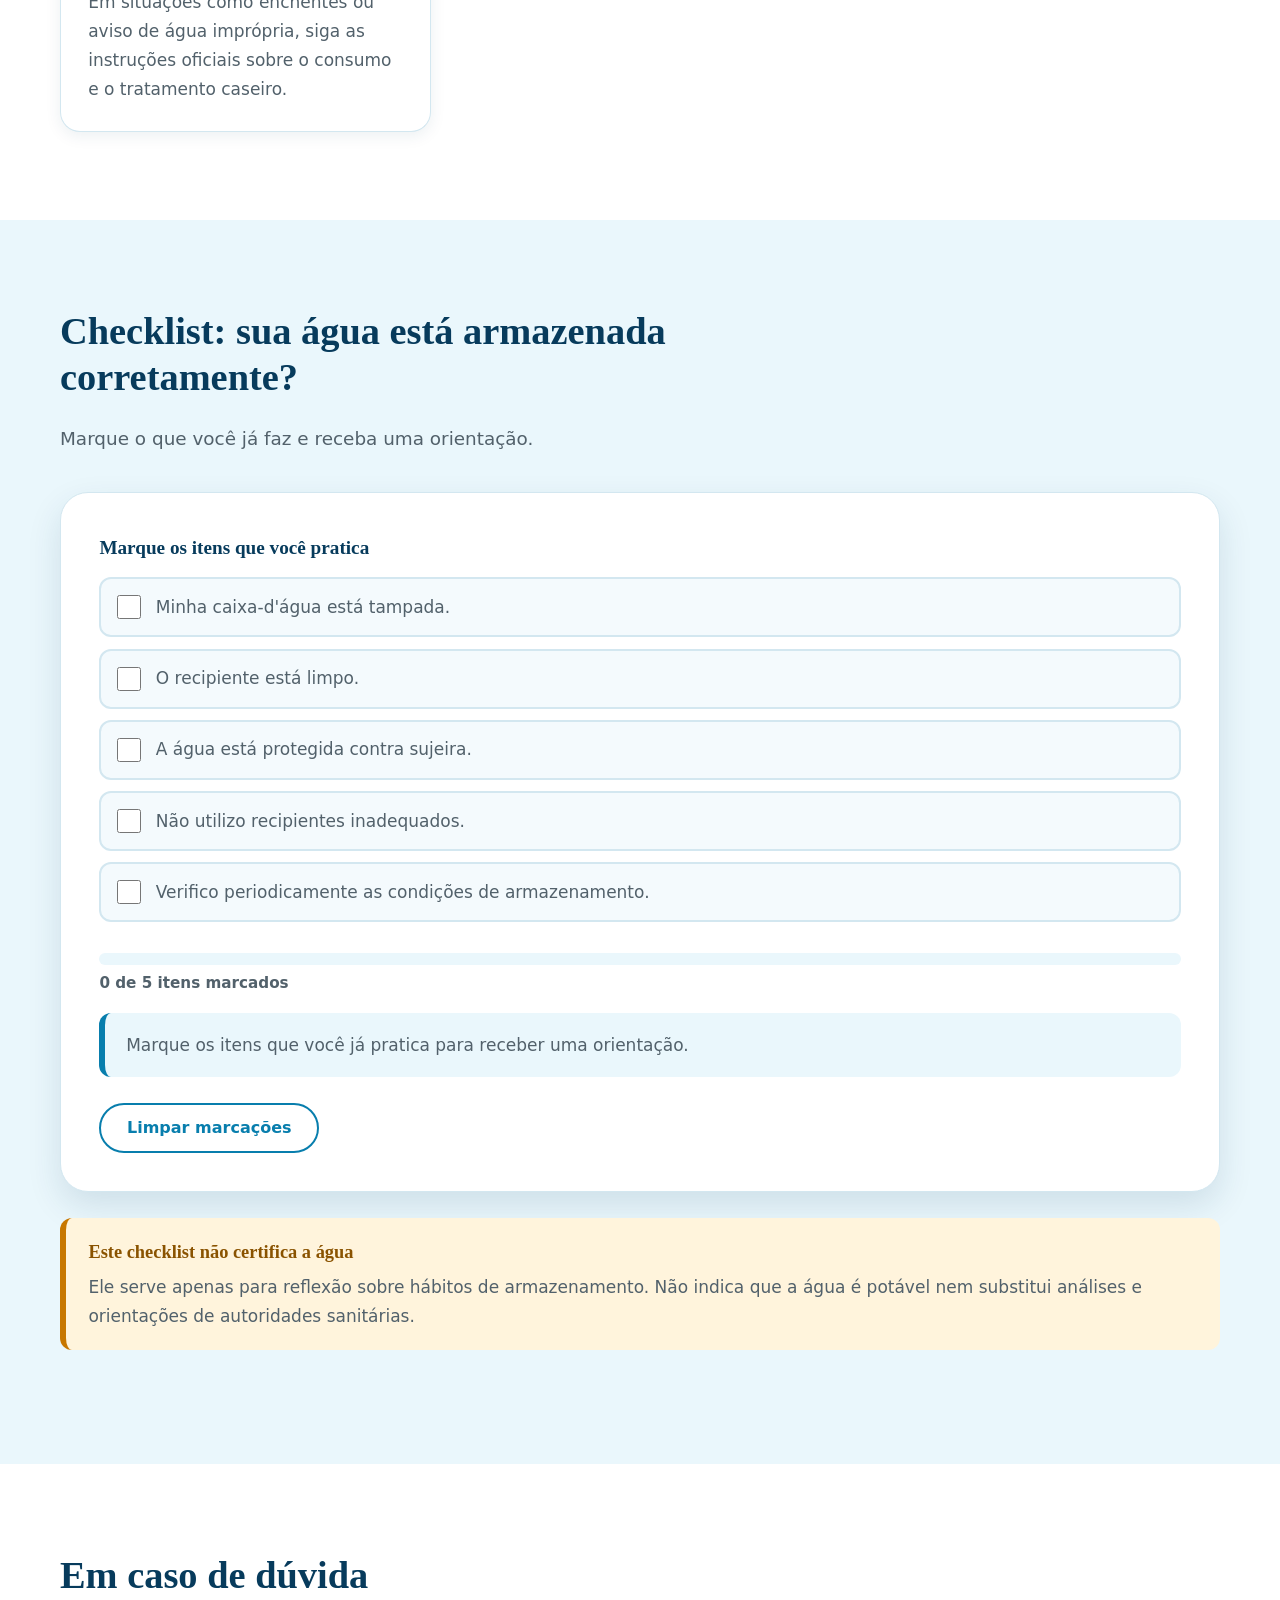
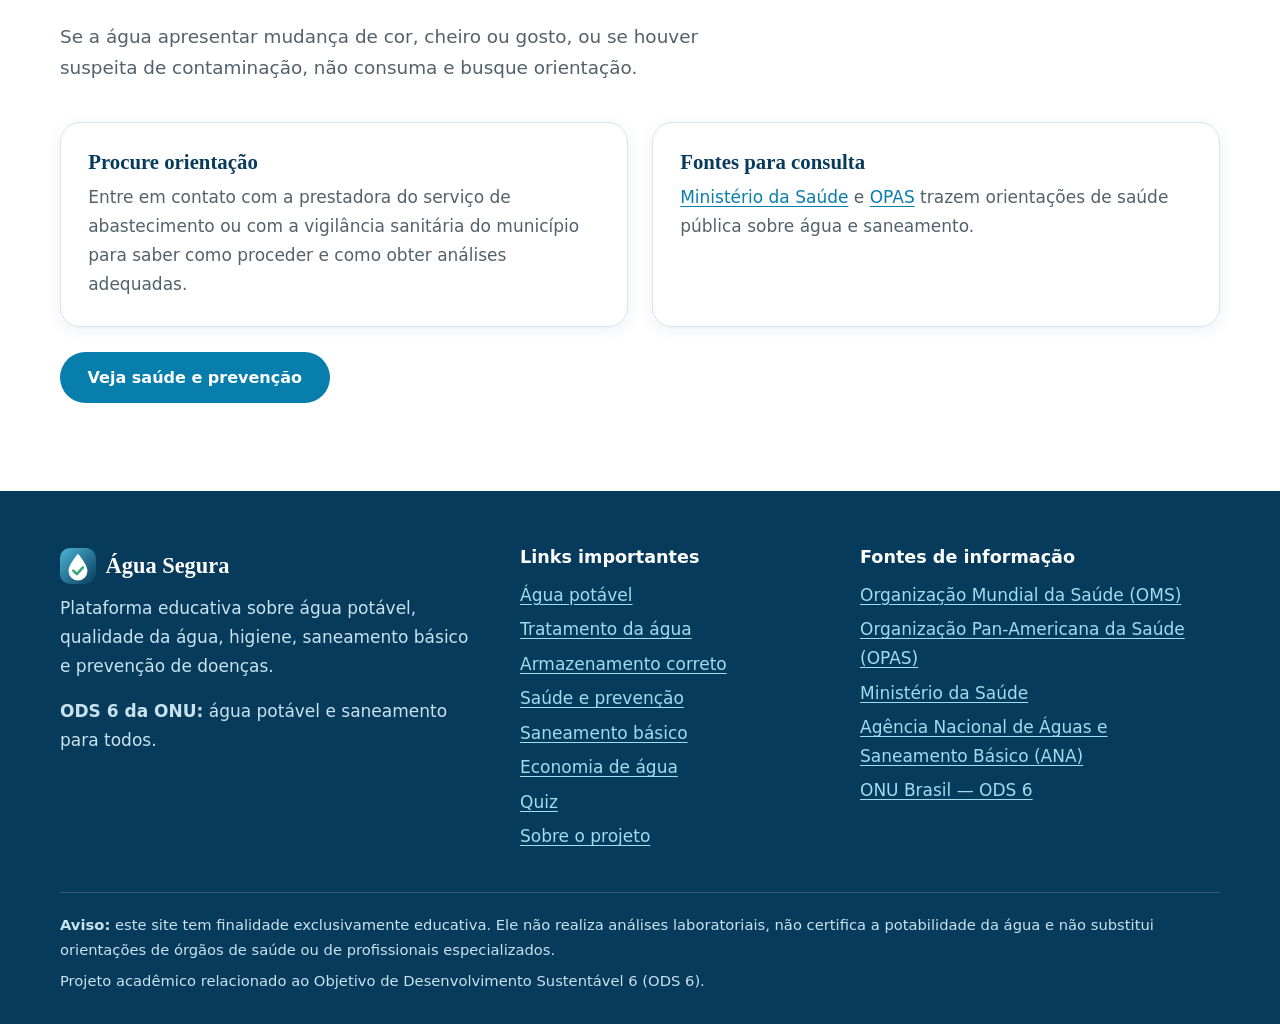
<file: pages/armazenamento.html>
<!DOCTYPE html>
<html lang="pt-BR">
<head>
  <meta charset="utf-8">
  <meta name="viewport" content="width=device-width, initial-scale=1">
  <title>Armazenamento correto da água | Água Segura</title>
  <meta name="description" content="Como armazenar água com segurança, cuidados com a caixa-d'água e checklist interativo.">
  <meta name="theme-color" content="#073B5C">
  <link rel="icon" type="image/svg+xml" href="../assets/images/logo.svg">
  <script>document.documentElement.classList.add('js');try{var t=localStorage.getItem('as-tema');if(t==='dark'||t==='light'){document.documentElement.setAttribute('data-theme',t);}}catch(e){}</script>
  <link rel="stylesheet" href="../css/style.css">
  <link rel="stylesheet" href="../css/responsive.css">
</head>
<body data-page="armazenamento">
  <a class="skip-link" href="#conteudo">Pular para o conteúdo</a>
  <header class="site-header">
    <div class="container nav-wrap">
      <a class="brand" href="../index.html" aria-label="Água Segura — página inicial">
        <img src="../assets/images/logo.svg" alt="" width="40" height="40">
        <span>Água Segura</span>
      </a>
      <button type="button" class="theme-toggle" id="theme-toggle" aria-label="Ativar tema escuro" aria-pressed="false">🌙</button>
      <button type="button" class="menu-toggle" id="menu-toggle" aria-expanded="false" aria-controls="menu-principal" aria-label="Abrir menu de navegação"><span class="bars"></span></button>
      <nav class="nav" id="menu-principal" aria-label="Navegação principal">
        <ul>
          <li><a href="../index.html">Início</a></li>
          <li><a href="../pages/agua-potavel.html">Água potável</a></li>
          <li><a href="../pages/tratamento.html">Tratamento</a></li>
          <li><a href="../pages/armazenamento.html" aria-current="page">Armazenamento</a></li>
          <li><a href="../pages/saude.html">Saúde</a></li>
          <li><a href="../pages/saneamento.html">Saneamento</a></li>
          <li><a href="../pages/economia.html">Economia de água</a></li>
          <li><a href="../pages/quiz.html" class="nav-quiz">Quiz</a></li>
          <li><a href="../pages/sobre.html">Sobre o projeto</a></li>
        </ul>
      </nav>
    </div>
  </header>

  <main id="conteudo">
    <section class="page-hero">
      <div class="container">
        <nav class="crumbs" aria-label="Você está em"><a href="../index.html">Início</a> / Armazenamento</nav>
        <span class="badge-icon" aria-hidden="true">🪣</span>
        <h1>Armazenamento correto da água</h1>
        <p>A água pode chegar tratada e ser contaminada depois, dentro de casa. Veja como evitar isso.</p>
      </div>
      <svg class="wave" viewBox="0 0 1440 90" preserveAspectRatio="none" aria-hidden="true" focusable="false"><path d="M0 40C180 90 360 90 540 55C720 20 900 10 1080 40C1220 62 1340 70 1440 50V90H0Z"/></svg>
    </section>
    <section class="section" id="cuidados" aria-labelledby="cuidados-t">
      <div class="container reveal">
        <header class="section-head"><h2 id="cuidados-t">Cuidados essenciais</h2><p class="lead">Sete atitudes simples ajudam a manter a água protegida.</p></header>
        <div class="grid grid-3">
<article class="card accent">
          <div class="icon" aria-hidden="true">🛢️</div>
          <h3>Mantenha a caixa-d'água tampada</h3>
          <p>A tampa bem encaixada impede a entrada de poeira, insetos, pequenos animais e sujeira.</p>
        </article>
<article class="card accent">
          <div class="icon" aria-hidden="true">🧽</div>
          <h3>Higienize a caixa-d'água periodicamente</h3>
          <p>Siga a orientação sanitária. Muitas orientações indicam limpeza a cada seis meses; confirme a recomendação com a prestadora do serviço ou a vigilância sanitária da sua cidade.</p>
        </article>
<article class="card accent">
          <div class="icon" aria-hidden="true">🥛</div>
          <h3>Use recipientes limpos e próprios para água</h3>
          <p>Jarras, garrafas e galões devem ser lavados com frequência e não podem ter sido usados para outras substâncias, como produtos químicos.</p>
        </article>
<article class="card accent">
          <div class="icon" aria-hidden="true">🙌</div>
          <h3>Evite o contato das mãos com a água armazenada</h3>
          <p>Use conchas ou torneiras limpas. Lave as mãos antes de manusear recipientes.</p>
        </article>
<article class="card accent">
          <div class="icon" aria-hidden="true">🚫</div>
          <h3>Não deixe recipientes abertos</h3>
          <p>Recipientes destampados acumulam sujeira e facilitam a entrada de insetos e animais.</p>
        </article>
<article class="card accent">
          <div class="icon" aria-hidden="true">🐜</div>
          <h3>Proteja a água contra insetos, animais e sujeira</h3>
          <p>Guarde os recipientes em local limpo, protegido e longe de lixo, produtos químicos e áreas de esgoto.</p>
        </article>
<article class="card accent">
          <div class="icon" aria-hidden="true">🏥</div>
          <h3>Siga as recomendações das autoridades de saúde</h3>
          <p>Em situações como enchentes ou aviso de água imprópria, siga as instruções oficiais sobre o consumo e o tratamento caseiro.</p>
        </article>
        </div>
      </div>
    </section>
    <section class="section section-alt" id="checklist" aria-labelledby="checklist-t">
      <div class="container reveal">
        <header class="section-head"><h2 id="checklist-t">Checklist: sua água está armazenada corretamente?</h2><p class="lead">Marque o que você já faz e receba uma orientação.</p></header>
        <div class="checklist-box" data-checklist="armazenamento">
          <fieldset>
            <legend>Marque os itens que você pratica</legend>
            <label class="check-item"><input type="checkbox" id="armazenamento-1"><span>Minha caixa-d'água está tampada.</span></label>
            <label class="check-item"><input type="checkbox" id="armazenamento-2"><span>O recipiente está limpo.</span></label>
            <label class="check-item"><input type="checkbox" id="armazenamento-3"><span>A água está protegida contra sujeira.</span></label>
            <label class="check-item"><input type="checkbox" id="armazenamento-4"><span>Não utilizo recipientes inadequados.</span></label>
            <label class="check-item"><input type="checkbox" id="armazenamento-5"><span>Verifico periodicamente as condições de armazenamento.</span></label>
          </fieldset>
          <div class="meter" role="progressbar" aria-label="Itens marcados" aria-valuemin="0" aria-valuemax="5" aria-valuenow="0"><span data-checklist-bar></span></div>
          <p class="meter-label" data-checklist-label aria-live="polite">0 de 5 itens marcados</p>
          <div data-checklist-result role="status" aria-live="polite"></div>
          <div class="btn-row"><button type="button" class="btn btn-outline" data-checklist-reset>Limpar marcações</button></div>
        </div>
        <aside class="notice warn" role="note"><strong class="notice-title">Este checklist não certifica a água</strong><p>Ele serve apenas para reflexão sobre hábitos de armazenamento. Não indica que a água é potável nem substitui análises e orientações de autoridades sanitárias.</p></aside>
      </div>
    </section>
    <section class="section" id="duvidas" aria-labelledby="duvidas-t">
      <div class="container reveal">
        <header class="section-head"><h2 id="duvidas-t">Em caso de dúvida</h2><p class="lead">Se a água apresentar mudança de cor, cheiro ou gosto, ou se houver suspeita de contaminação, não consuma e busque orientação.</p></header>
        <div class="grid grid-2">
          <div class="card"><h3>Procure orientação</h3><p>Entre em contato com a prestadora do serviço de abastecimento ou com a vigilância sanitária do município para saber como proceder e como obter análises adequadas.</p></div>
          <div class="card"><h3>Fontes para consulta</h3><p><a href="https://www.gov.br/saude/pt-br" target="_blank" rel="noopener noreferrer">Ministério da Saúde<span class="sr-only"> (abre em nova aba)</span></a> e <a href="https://www.paho.org/pt" target="_blank" rel="noopener noreferrer">OPAS<span class="sr-only"> (abre em nova aba)</span></a> trazem orientações de saúde pública sobre água e saneamento.</p></div>
        </div>
        <div class="btn-row"><a class="btn btn-primary" href="../pages/saude.html">Veja saúde e prevenção</a></div>
      </div>
    </section>
  </main>

  <footer class="site-footer">
    <div class="container">
      <div class="footer-grid">
        <div>
          <span class="footer-brand"><img src="../assets/images/logo.svg" alt="" width="36" height="36">Água Segura</span>
          <p>Plataforma educativa sobre água potável, qualidade da água, higiene, saneamento básico e prevenção de doenças.</p>
          <p><strong>ODS 6 da ONU:</strong> água potável e saneamento para todos.</p>
        </div>
        <div>
          <h2>Links importantes</h2>
          <ul>
            <li><a href="../pages/agua-potavel.html">Água potável</a></li>
            <li><a href="../pages/tratamento.html">Tratamento da água</a></li>
            <li><a href="../pages/armazenamento.html">Armazenamento correto</a></li>
            <li><a href="../pages/saude.html">Saúde e prevenção</a></li>
            <li><a href="../pages/saneamento.html">Saneamento básico</a></li>
            <li><a href="../pages/economia.html">Economia de água</a></li>
            <li><a href="../pages/quiz.html">Quiz</a></li>
            <li><a href="../pages/sobre.html">Sobre o projeto</a></li>
          </ul>
        </div>
        <div>
          <h2>Fontes de informação</h2>
          <ul>
          <li><a href="https://www.who.int/" target="_blank" rel="noopener noreferrer">Organização Mundial da Saúde (OMS)<span class="sr-only"> (abre em nova aba)</span></a></li>
          <li><a href="https://www.paho.org/pt" target="_blank" rel="noopener noreferrer">Organização Pan-Americana da Saúde (OPAS)<span class="sr-only"> (abre em nova aba)</span></a></li>
          <li><a href="https://www.gov.br/saude/pt-br" target="_blank" rel="noopener noreferrer">Ministério da Saúde<span class="sr-only"> (abre em nova aba)</span></a></li>
          <li><a href="https://www.gov.br/ana/pt-br" target="_blank" rel="noopener noreferrer">Agência Nacional de Águas e Saneamento Básico (ANA)<span class="sr-only"> (abre em nova aba)</span></a></li>
          <li><a href="https://brasil.un.org/pt-br/sdgs/6" target="_blank" rel="noopener noreferrer">ONU Brasil — ODS 6<span class="sr-only"> (abre em nova aba)</span></a></li>
          </ul>
        </div>
      </div>
      <div class="footer-note">
        <p><strong>Aviso:</strong> este site tem finalidade exclusivamente educativa. Ele não realiza análises laboratoriais, não certifica a potabilidade da água e não substitui orientações de órgãos de saúde ou de profissionais especializados.</p>
        <p>Projeto acadêmico relacionado ao Objetivo de Desenvolvimento Sustentável 6 (ODS 6).</p>
      </div>
    </div>
  </footer>
  <button type="button" class="to-top" id="to-top" aria-label="Voltar ao topo">↑</button>
  <div class="toast" id="toast" role="status" aria-live="polite"></div>
  <script src="../js/main.js" defer></script>
  <script src="../js/interactions.js" defer></script>
</body>
</html>
</file>
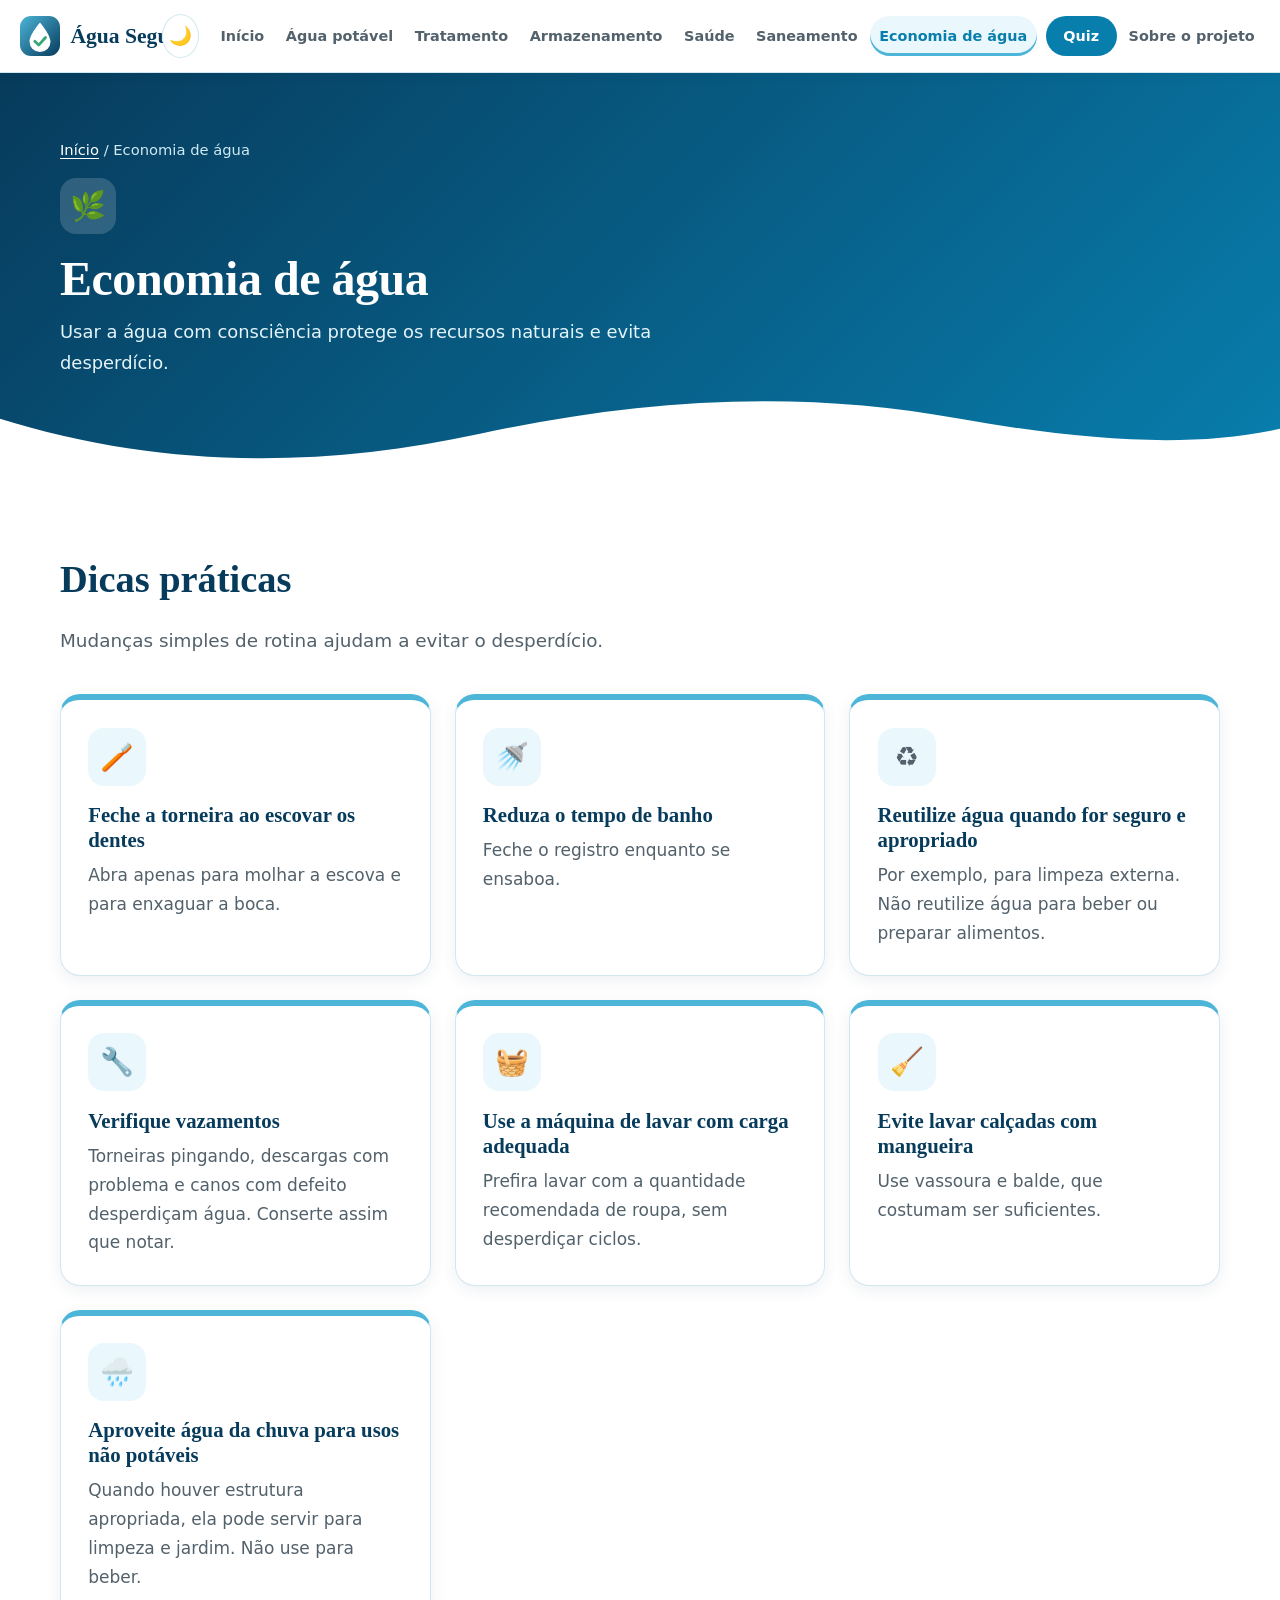
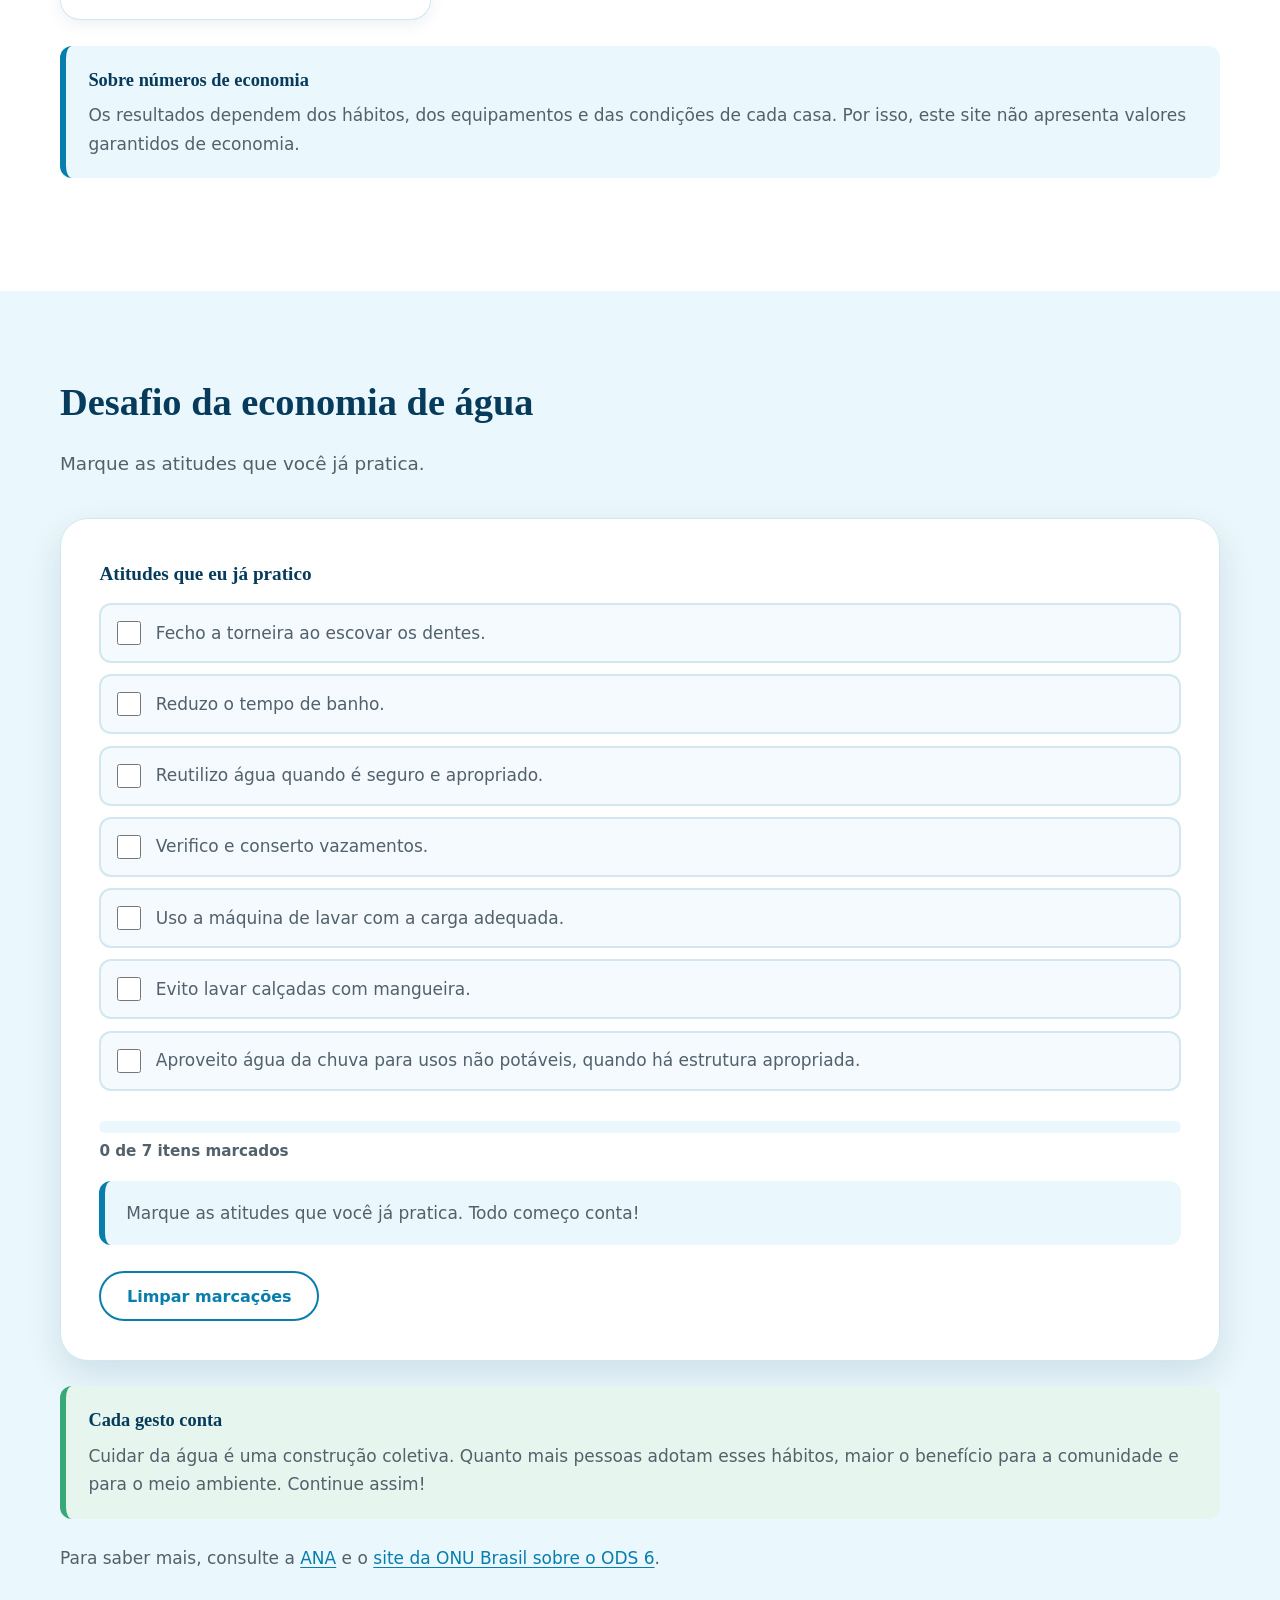
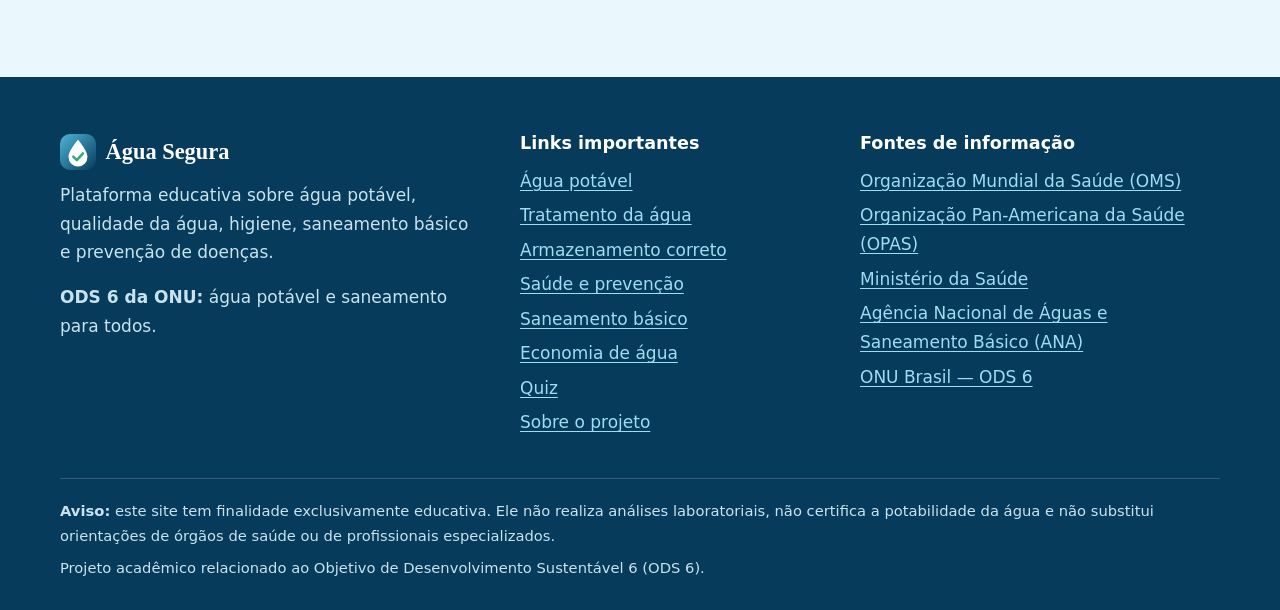
<file: pages/economia.html>
<!DOCTYPE html>
<html lang="pt-BR">
<head>
  <meta charset="utf-8">
  <meta name="viewport" content="width=device-width, initial-scale=1">
  <title>Economia de água | Água Segura</title>
  <meta name="description" content="Dicas práticas para economizar água e um desafio interativo de hábitos de consumo consciente.">
  <meta name="theme-color" content="#073B5C">
  <link rel="icon" type="image/svg+xml" href="../assets/images/logo.svg">
  <script>document.documentElement.classList.add('js');try{var t=localStorage.getItem('as-tema');if(t==='dark'||t==='light'){document.documentElement.setAttribute('data-theme',t);}}catch(e){}</script>
  <link rel="stylesheet" href="../css/style.css">
  <link rel="stylesheet" href="../css/responsive.css">
</head>
<body data-page="economia">
  <a class="skip-link" href="#conteudo">Pular para o conteúdo</a>
  <header class="site-header">
    <div class="container nav-wrap">
      <a class="brand" href="../index.html" aria-label="Água Segura — página inicial">
        <img src="../assets/images/logo.svg" alt="" width="40" height="40">
        <span>Água Segura</span>
      </a>
      <button type="button" class="theme-toggle" id="theme-toggle" aria-label="Ativar tema escuro" aria-pressed="false">🌙</button>
      <button type="button" class="menu-toggle" id="menu-toggle" aria-expanded="false" aria-controls="menu-principal" aria-label="Abrir menu de navegação"><span class="bars"></span></button>
      <nav class="nav" id="menu-principal" aria-label="Navegação principal">
        <ul>
          <li><a href="../index.html">Início</a></li>
          <li><a href="../pages/agua-potavel.html">Água potável</a></li>
          <li><a href="../pages/tratamento.html">Tratamento</a></li>
          <li><a href="../pages/armazenamento.html">Armazenamento</a></li>
          <li><a href="../pages/saude.html">Saúde</a></li>
          <li><a href="../pages/saneamento.html">Saneamento</a></li>
          <li><a href="../pages/economia.html" aria-current="page">Economia de água</a></li>
          <li><a href="../pages/quiz.html" class="nav-quiz">Quiz</a></li>
          <li><a href="../pages/sobre.html">Sobre o projeto</a></li>
        </ul>
      </nav>
    </div>
  </header>

  <main id="conteudo">
    <section class="page-hero">
      <div class="container">
        <nav class="crumbs" aria-label="Você está em"><a href="../index.html">Início</a> / Economia de água</nav>
        <span class="badge-icon" aria-hidden="true">🌿</span>
        <h1>Economia de água</h1>
        <p>Usar a água com consciência protege os recursos naturais e evita desperdício.</p>
      </div>
      <svg class="wave" viewBox="0 0 1440 90" preserveAspectRatio="none" aria-hidden="true" focusable="false"><path d="M0 40C180 90 360 90 540 55C720 20 900 10 1080 40C1220 62 1340 70 1440 50V90H0Z"/></svg>
    </section>
    <section class="section" id="dicas" aria-labelledby="dicas-t">
      <div class="container reveal">
        <header class="section-head"><h2 id="dicas-t">Dicas práticas</h2><p class="lead">Mudanças simples de rotina ajudam a evitar o desperdício.</p></header>
        <div class="grid grid-3">
<article class="card accent">
          <div class="icon" aria-hidden="true">🪥</div>
          <h3>Feche a torneira ao escovar os dentes</h3>
          <p>Abra apenas para molhar a escova e para enxaguar a boca.</p>
        </article>
<article class="card accent">
          <div class="icon" aria-hidden="true">🚿</div>
          <h3>Reduza o tempo de banho</h3>
          <p>Feche o registro enquanto se ensaboa.</p>
        </article>
<article class="card accent">
          <div class="icon" aria-hidden="true">♻️</div>
          <h3>Reutilize água quando for seguro e apropriado</h3>
          <p>Por exemplo, para limpeza externa. Não reutilize água para beber ou preparar alimentos.</p>
        </article>
<article class="card accent">
          <div class="icon" aria-hidden="true">🔧</div>
          <h3>Verifique vazamentos</h3>
          <p>Torneiras pingando, descargas com problema e canos com defeito desperdiçam água. Conserte assim que notar.</p>
        </article>
<article class="card accent">
          <div class="icon" aria-hidden="true">🧺</div>
          <h3>Use a máquina de lavar com carga adequada</h3>
          <p>Prefira lavar com a quantidade recomendada de roupa, sem desperdiçar ciclos.</p>
        </article>
<article class="card accent">
          <div class="icon" aria-hidden="true">🧹</div>
          <h3>Evite lavar calçadas com mangueira</h3>
          <p>Use vassoura e balde, que costumam ser suficientes.</p>
        </article>
<article class="card accent">
          <div class="icon" aria-hidden="true">🌧️</div>
          <h3>Aproveite água da chuva para usos não potáveis</h3>
          <p>Quando houver estrutura apropriada, ela pode servir para limpeza e jardim. Não use para beber.</p>
        </article>
        </div>
        <aside class="notice " role="note"><strong class="notice-title">Sobre números de economia</strong><p>Os resultados dependem dos hábitos, dos equipamentos e das condições de cada casa. Por isso, este site não apresenta valores garantidos de economia.</p></aside>
      </div>
    </section>
    <section class="section section-alt" id="desafio" aria-labelledby="desafio-t">
      <div class="container reveal">
        <header class="section-head"><h2 id="desafio-t">Desafio da economia de água</h2><p class="lead">Marque as atitudes que você já pratica.</p></header>
        <div class="checklist-box" data-checklist="economia">
          <fieldset>
            <legend>Atitudes que eu já pratico</legend>
            <label class="check-item"><input type="checkbox" id="economia-1"><span>Fecho a torneira ao escovar os dentes.</span></label>
            <label class="check-item"><input type="checkbox" id="economia-2"><span>Reduzo o tempo de banho.</span></label>
            <label class="check-item"><input type="checkbox" id="economia-3"><span>Reutilizo água quando é seguro e apropriado.</span></label>
            <label class="check-item"><input type="checkbox" id="economia-4"><span>Verifico e conserto vazamentos.</span></label>
            <label class="check-item"><input type="checkbox" id="economia-5"><span>Uso a máquina de lavar com a carga adequada.</span></label>
            <label class="check-item"><input type="checkbox" id="economia-6"><span>Evito lavar calçadas com mangueira.</span></label>
            <label class="check-item"><input type="checkbox" id="economia-7"><span>Aproveito água da chuva para usos não potáveis, quando há estrutura apropriada.</span></label>
          </fieldset>
          <div class="meter" role="progressbar" aria-label="Itens marcados" aria-valuemin="0" aria-valuemax="7" aria-valuenow="0"><span data-checklist-bar></span></div>
          <p class="meter-label" data-checklist-label aria-live="polite">0 de 7 itens marcados</p>
          <div data-checklist-result role="status" aria-live="polite"></div>
          <div class="btn-row"><button type="button" class="btn btn-outline" data-checklist-reset>Limpar marcações</button></div>
        </div>
        <div class="notice ok" role="note"><strong class="notice-title">Cada gesto conta</strong><p>Cuidar da água é uma construção coletiva. Quanto mais pessoas adotam esses hábitos, maior o benefício para a comunidade e para o meio ambiente. Continue assim!</p></div>
        <p>Para saber mais, consulte a <a href="https://www.gov.br/ana/pt-br" target="_blank" rel="noopener noreferrer">ANA<span class="sr-only"> (abre em nova aba)</span></a> e o <a href="https://brasil.un.org/pt-br/sdgs/6" target="_blank" rel="noopener noreferrer">site da ONU Brasil sobre o ODS 6<span class="sr-only"> (abre em nova aba)</span></a>.</p>
      </div>
    </section>
  </main>

  <footer class="site-footer">
    <div class="container">
      <div class="footer-grid">
        <div>
          <span class="footer-brand"><img src="../assets/images/logo.svg" alt="" width="36" height="36">Água Segura</span>
          <p>Plataforma educativa sobre água potável, qualidade da água, higiene, saneamento básico e prevenção de doenças.</p>
          <p><strong>ODS 6 da ONU:</strong> água potável e saneamento para todos.</p>
        </div>
        <div>
          <h2>Links importantes</h2>
          <ul>
            <li><a href="../pages/agua-potavel.html">Água potável</a></li>
            <li><a href="../pages/tratamento.html">Tratamento da água</a></li>
            <li><a href="../pages/armazenamento.html">Armazenamento correto</a></li>
            <li><a href="../pages/saude.html">Saúde e prevenção</a></li>
            <li><a href="../pages/saneamento.html">Saneamento básico</a></li>
            <li><a href="../pages/economia.html">Economia de água</a></li>
            <li><a href="../pages/quiz.html">Quiz</a></li>
            <li><a href="../pages/sobre.html">Sobre o projeto</a></li>
          </ul>
        </div>
        <div>
          <h2>Fontes de informação</h2>
          <ul>
          <li><a href="https://www.who.int/" target="_blank" rel="noopener noreferrer">Organização Mundial da Saúde (OMS)<span class="sr-only"> (abre em nova aba)</span></a></li>
          <li><a href="https://www.paho.org/pt" target="_blank" rel="noopener noreferrer">Organização Pan-Americana da Saúde (OPAS)<span class="sr-only"> (abre em nova aba)</span></a></li>
          <li><a href="https://www.gov.br/saude/pt-br" target="_blank" rel="noopener noreferrer">Ministério da Saúde<span class="sr-only"> (abre em nova aba)</span></a></li>
          <li><a href="https://www.gov.br/ana/pt-br" target="_blank" rel="noopener noreferrer">Agência Nacional de Águas e Saneamento Básico (ANA)<span class="sr-only"> (abre em nova aba)</span></a></li>
          <li><a href="https://brasil.un.org/pt-br/sdgs/6" target="_blank" rel="noopener noreferrer">ONU Brasil — ODS 6<span class="sr-only"> (abre em nova aba)</span></a></li>
          </ul>
        </div>
      </div>
      <div class="footer-note">
        <p><strong>Aviso:</strong> este site tem finalidade exclusivamente educativa. Ele não realiza análises laboratoriais, não certifica a potabilidade da água e não substitui orientações de órgãos de saúde ou de profissionais especializados.</p>
        <p>Projeto acadêmico relacionado ao Objetivo de Desenvolvimento Sustentável 6 (ODS 6).</p>
      </div>
    </div>
  </footer>
  <button type="button" class="to-top" id="to-top" aria-label="Voltar ao topo">↑</button>
  <div class="toast" id="toast" role="status" aria-live="polite"></div>
  <script src="../js/main.js" defer></script>
  <script src="../js/interactions.js" defer></script>
</body>
</html>
</file>
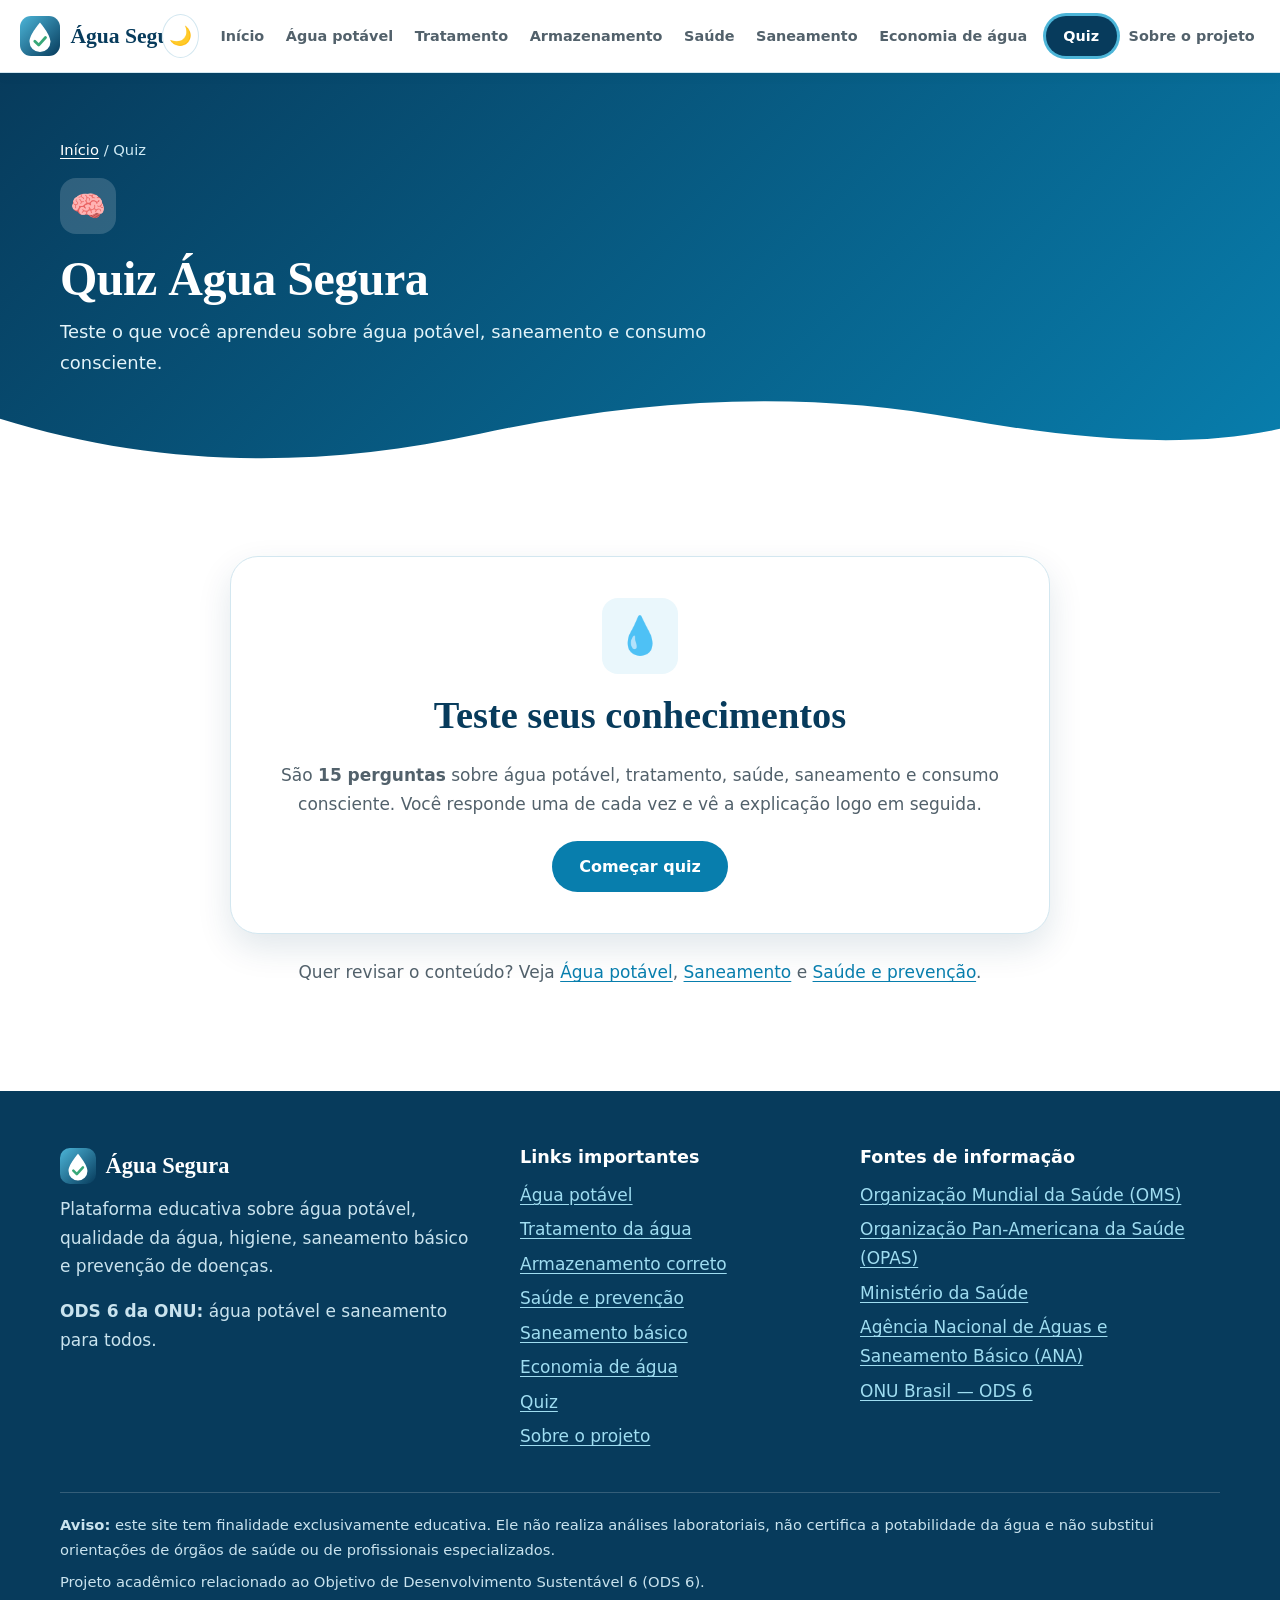
<file: pages/quiz.html>
<!DOCTYPE html>
<html lang="pt-BR">
<head>
  <meta charset="utf-8">
  <meta name="viewport" content="width=device-width, initial-scale=1">
  <title>Quiz | Água Segura</title>
  <meta name="description" content="Quiz interativo com 15 perguntas sobre água potável, tratamento, saúde, saneamento e economia de água.">
  <meta name="theme-color" content="#073B5C">
  <link rel="icon" type="image/svg+xml" href="../assets/images/logo.svg">
  <script>document.documentElement.classList.add('js');try{var t=localStorage.getItem('as-tema');if(t==='dark'||t==='light'){document.documentElement.setAttribute('data-theme',t);}}catch(e){}</script>
  <link rel="stylesheet" href="../css/style.css">
  <link rel="stylesheet" href="../css/responsive.css">
</head>
<body data-page="quiz">
  <a class="skip-link" href="#conteudo">Pular para o conteúdo</a>
  <header class="site-header">
    <div class="container nav-wrap">
      <a class="brand" href="../index.html" aria-label="Água Segura — página inicial">
        <img src="../assets/images/logo.svg" alt="" width="40" height="40">
        <span>Água Segura</span>
      </a>
      <button type="button" class="theme-toggle" id="theme-toggle" aria-label="Ativar tema escuro" aria-pressed="false">🌙</button>
      <button type="button" class="menu-toggle" id="menu-toggle" aria-expanded="false" aria-controls="menu-principal" aria-label="Abrir menu de navegação"><span class="bars"></span></button>
      <nav class="nav" id="menu-principal" aria-label="Navegação principal">
        <ul>
          <li><a href="../index.html">Início</a></li>
          <li><a href="../pages/agua-potavel.html">Água potável</a></li>
          <li><a href="../pages/tratamento.html">Tratamento</a></li>
          <li><a href="../pages/armazenamento.html">Armazenamento</a></li>
          <li><a href="../pages/saude.html">Saúde</a></li>
          <li><a href="../pages/saneamento.html">Saneamento</a></li>
          <li><a href="../pages/economia.html">Economia de água</a></li>
          <li><a href="../pages/quiz.html" class="nav-quiz" aria-current="page">Quiz</a></li>
          <li><a href="../pages/sobre.html">Sobre o projeto</a></li>
        </ul>
      </nav>
    </div>
  </header>

  <main id="conteudo">
    <section class="page-hero">
      <div class="container">
        <nav class="crumbs" aria-label="Você está em"><a href="../index.html">Início</a> / Quiz</nav>
        <span class="badge-icon" aria-hidden="true">🧠</span>
        <h1>Quiz Água Segura</h1>
        <p>Teste o que você aprendeu sobre água potável, saneamento e consumo consciente.</p>
      </div>
      <svg class="wave" viewBox="0 0 1440 90" preserveAspectRatio="none" aria-hidden="true" focusable="false"><path d="M0 40C180 90 360 90 540 55C720 20 900 10 1080 40C1220 62 1340 70 1440 50V90H0Z"/></svg>
    </section>
    <section class="section" aria-label="Quiz interativo">
      <div class="narrow">
        <div class="quiz" id="quiz-root">
          <noscript><p>O quiz precisa de JavaScript para funcionar. Ative o JavaScript no navegador e recarregue a página.</p></noscript>
        </div>
        <p class="text-center" style="margin-top:1.5rem">Quer revisar o conteúdo? Veja <a href="../pages/agua-potavel.html">Água potável</a>, <a href="../pages/saneamento.html">Saneamento</a> e <a href="../pages/saude.html">Saúde e prevenção</a>.</p>
      </div>
    </section>
  </main>

  <footer class="site-footer">
    <div class="container">
      <div class="footer-grid">
        <div>
          <span class="footer-brand"><img src="../assets/images/logo.svg" alt="" width="36" height="36">Água Segura</span>
          <p>Plataforma educativa sobre água potável, qualidade da água, higiene, saneamento básico e prevenção de doenças.</p>
          <p><strong>ODS 6 da ONU:</strong> água potável e saneamento para todos.</p>
        </div>
        <div>
          <h2>Links importantes</h2>
          <ul>
            <li><a href="../pages/agua-potavel.html">Água potável</a></li>
            <li><a href="../pages/tratamento.html">Tratamento da água</a></li>
            <li><a href="../pages/armazenamento.html">Armazenamento correto</a></li>
            <li><a href="../pages/saude.html">Saúde e prevenção</a></li>
            <li><a href="../pages/saneamento.html">Saneamento básico</a></li>
            <li><a href="../pages/economia.html">Economia de água</a></li>
            <li><a href="../pages/quiz.html">Quiz</a></li>
            <li><a href="../pages/sobre.html">Sobre o projeto</a></li>
          </ul>
        </div>
        <div>
          <h2>Fontes de informação</h2>
          <ul>
          <li><a href="https://www.who.int/" target="_blank" rel="noopener noreferrer">Organização Mundial da Saúde (OMS)<span class="sr-only"> (abre em nova aba)</span></a></li>
          <li><a href="https://www.paho.org/pt" target="_blank" rel="noopener noreferrer">Organização Pan-Americana da Saúde (OPAS)<span class="sr-only"> (abre em nova aba)</span></a></li>
          <li><a href="https://www.gov.br/saude/pt-br" target="_blank" rel="noopener noreferrer">Ministério da Saúde<span class="sr-only"> (abre em nova aba)</span></a></li>
          <li><a href="https://www.gov.br/ana/pt-br" target="_blank" rel="noopener noreferrer">Agência Nacional de Águas e Saneamento Básico (ANA)<span class="sr-only"> (abre em nova aba)</span></a></li>
          <li><a href="https://brasil.un.org/pt-br/sdgs/6" target="_blank" rel="noopener noreferrer">ONU Brasil — ODS 6<span class="sr-only"> (abre em nova aba)</span></a></li>
          </ul>
        </div>
      </div>
      <div class="footer-note">
        <p><strong>Aviso:</strong> este site tem finalidade exclusivamente educativa. Ele não realiza análises laboratoriais, não certifica a potabilidade da água e não substitui orientações de órgãos de saúde ou de profissionais especializados.</p>
        <p>Projeto acadêmico relacionado ao Objetivo de Desenvolvimento Sustentável 6 (ODS 6).</p>
      </div>
    </div>
  </footer>
  <button type="button" class="to-top" id="to-top" aria-label="Voltar ao topo">↑</button>
  <div class="toast" id="toast" role="status" aria-live="polite"></div>
  <script src="../js/main.js" defer></script>
  <script src="../js/interactions.js" defer></script>
  <script src="../js/quiz.js" defer></script>
</body>
</html>
</file>
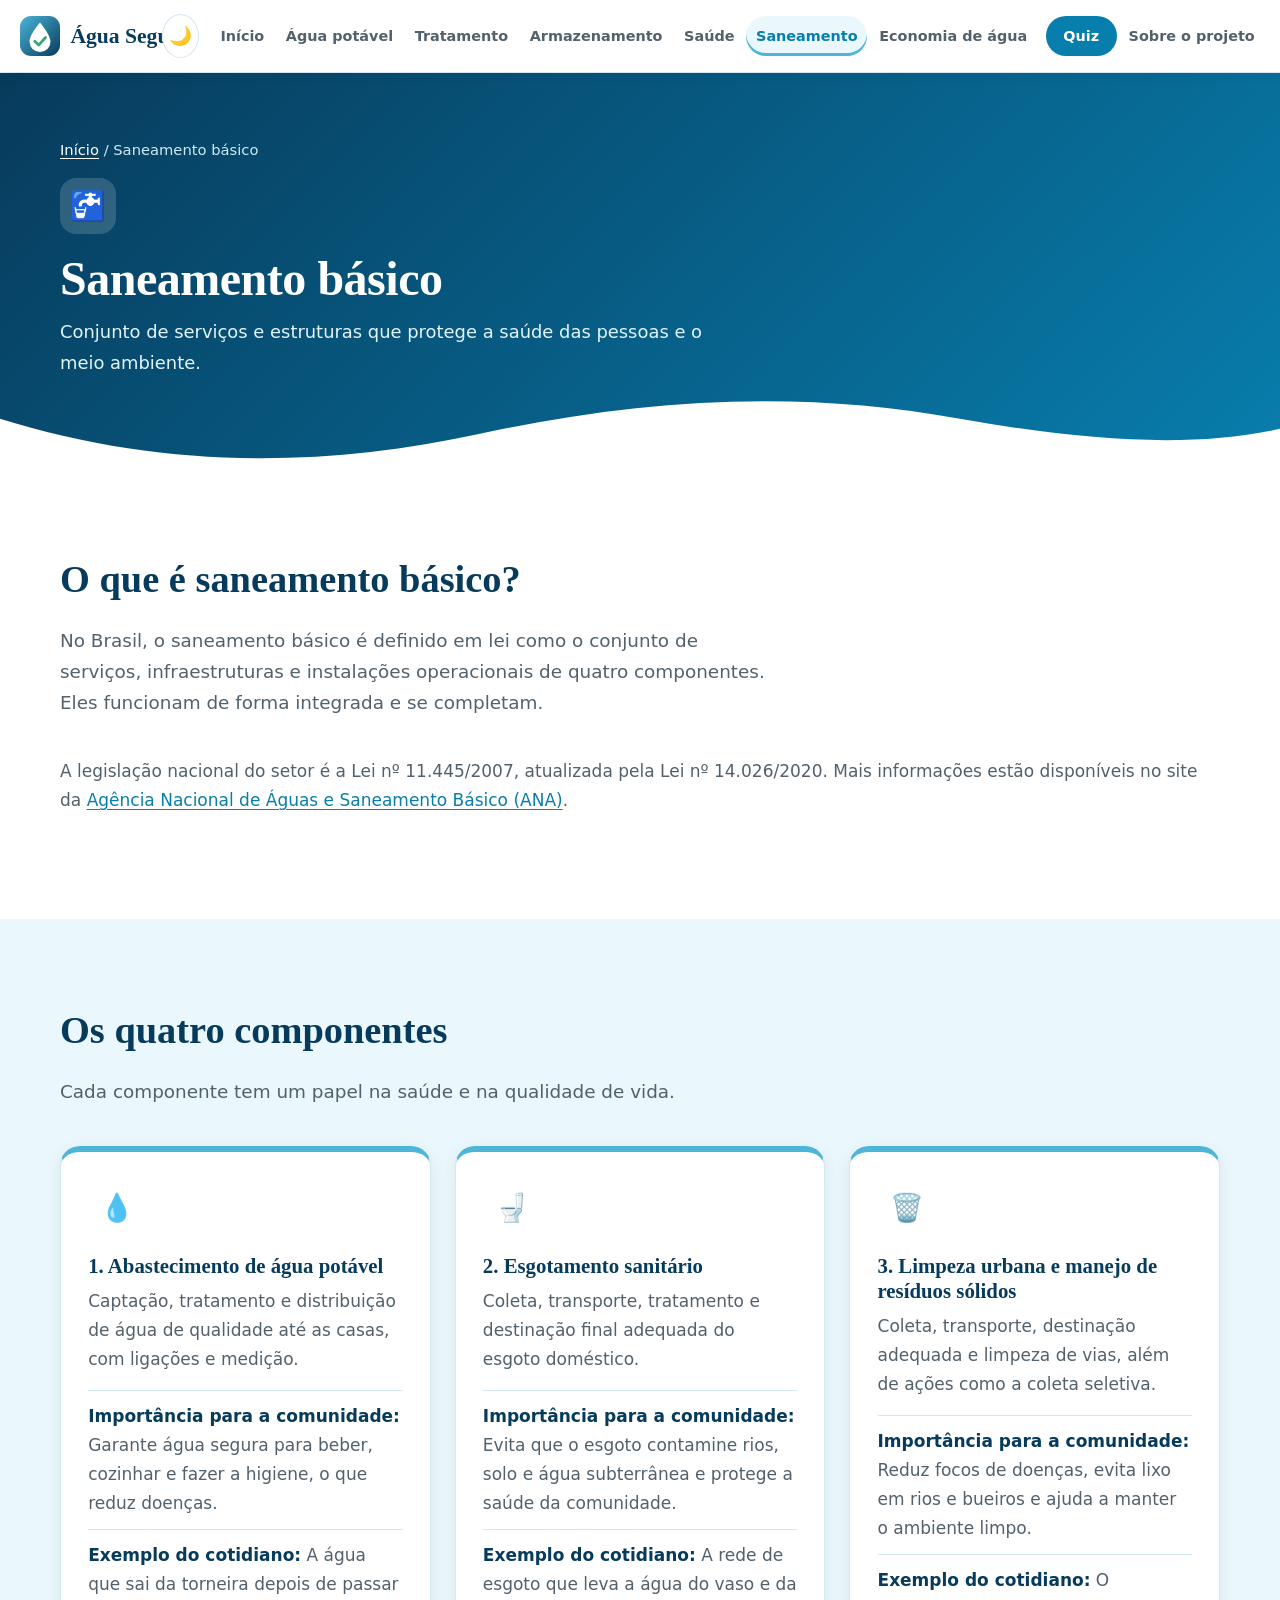
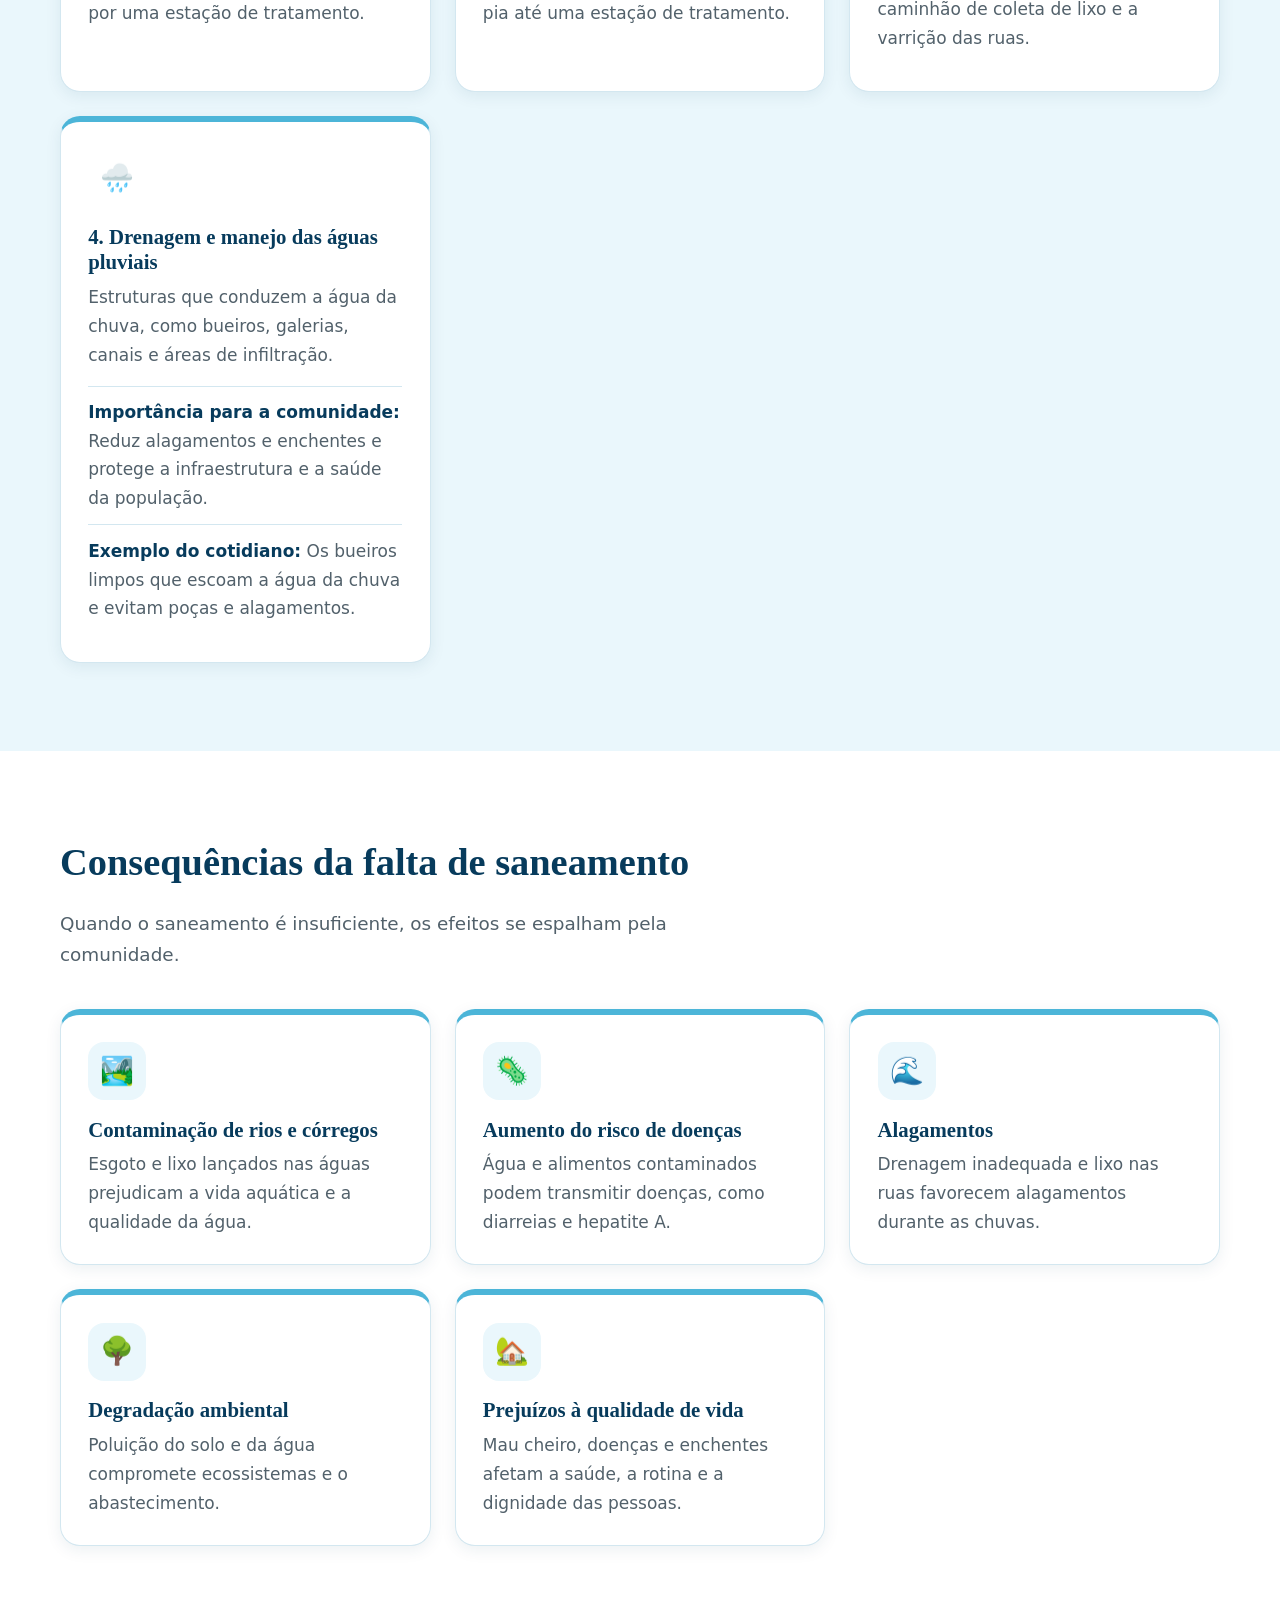
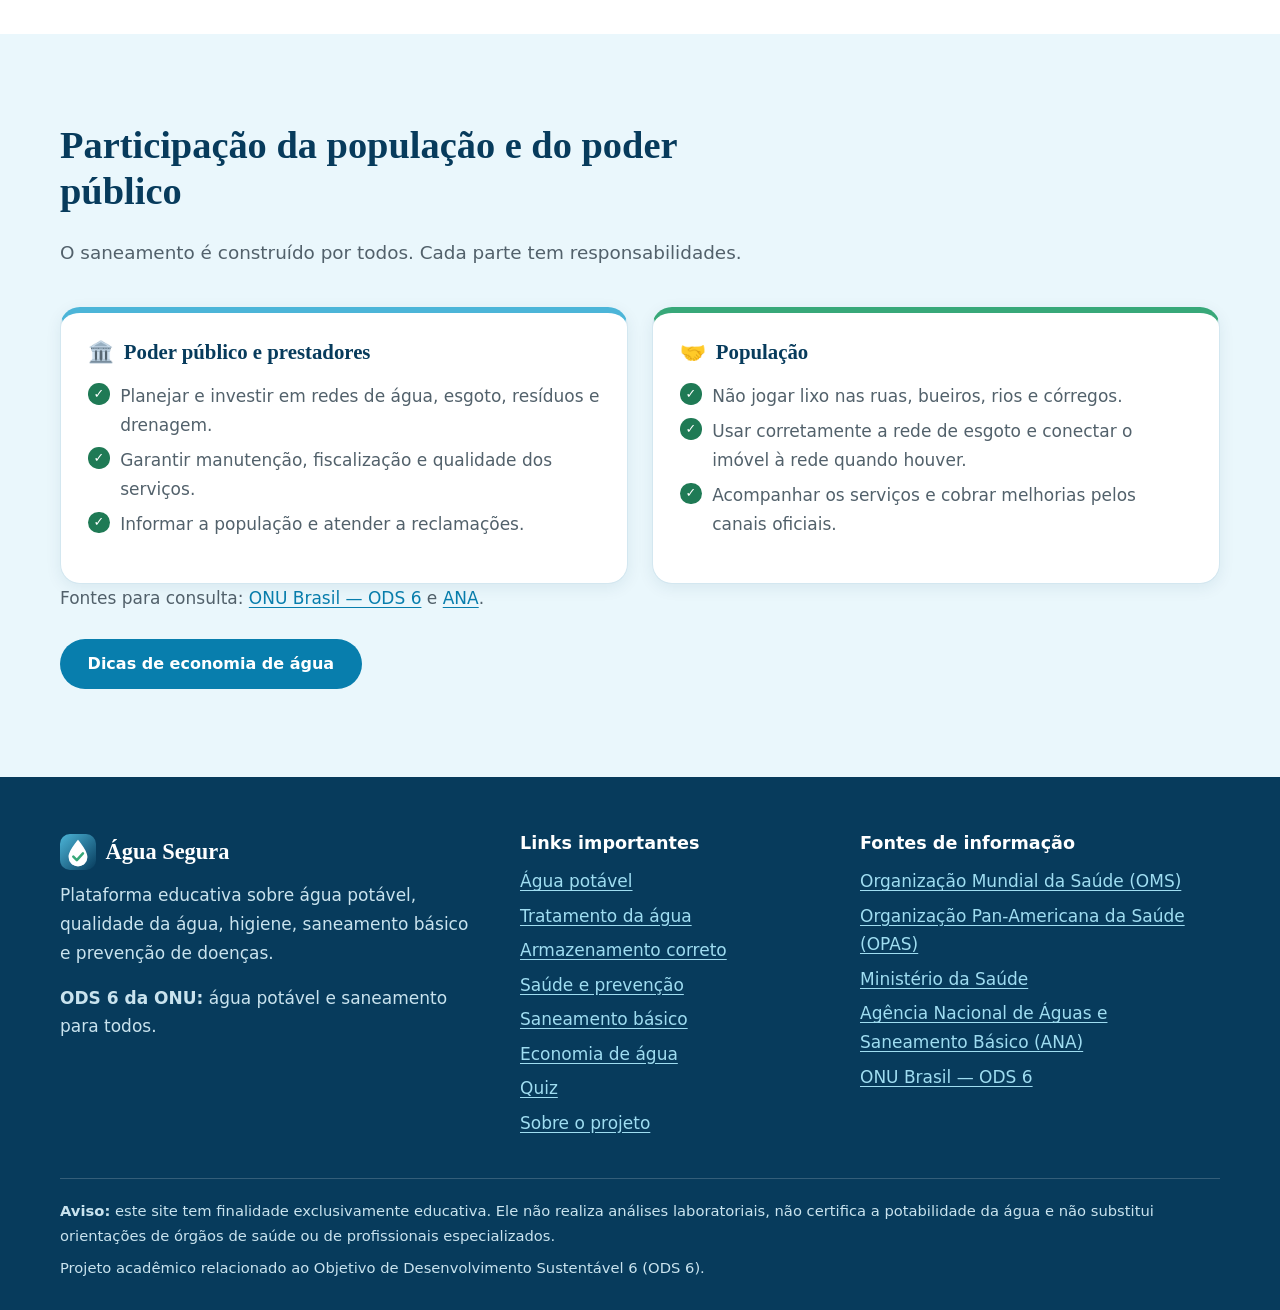
<file: pages/saneamento.html>
<!DOCTYPE html>
<html lang="pt-BR">
<head>
  <meta charset="utf-8">
  <meta name="viewport" content="width=device-width, initial-scale=1">
  <title>Saneamento básico | Água Segura</title>
  <meta name="description" content="Os quatro componentes do saneamento básico, suas consequências e a importância da participação da população e do poder público.">
  <meta name="theme-color" content="#073B5C">
  <link rel="icon" type="image/svg+xml" href="../assets/images/logo.svg">
  <script>document.documentElement.classList.add('js');try{var t=localStorage.getItem('as-tema');if(t==='dark'||t==='light'){document.documentElement.setAttribute('data-theme',t);}}catch(e){}</script>
  <link rel="stylesheet" href="../css/style.css">
  <link rel="stylesheet" href="../css/responsive.css">
</head>
<body data-page="saneamento">
  <a class="skip-link" href="#conteudo">Pular para o conteúdo</a>
  <header class="site-header">
    <div class="container nav-wrap">
      <a class="brand" href="../index.html" aria-label="Água Segura — página inicial">
        <img src="../assets/images/logo.svg" alt="" width="40" height="40">
        <span>Água Segura</span>
      </a>
      <button type="button" class="theme-toggle" id="theme-toggle" aria-label="Ativar tema escuro" aria-pressed="false">🌙</button>
      <button type="button" class="menu-toggle" id="menu-toggle" aria-expanded="false" aria-controls="menu-principal" aria-label="Abrir menu de navegação"><span class="bars"></span></button>
      <nav class="nav" id="menu-principal" aria-label="Navegação principal">
        <ul>
          <li><a href="../index.html">Início</a></li>
          <li><a href="../pages/agua-potavel.html">Água potável</a></li>
          <li><a href="../pages/tratamento.html">Tratamento</a></li>
          <li><a href="../pages/armazenamento.html">Armazenamento</a></li>
          <li><a href="../pages/saude.html">Saúde</a></li>
          <li><a href="../pages/saneamento.html" aria-current="page">Saneamento</a></li>
          <li><a href="../pages/economia.html">Economia de água</a></li>
          <li><a href="../pages/quiz.html" class="nav-quiz">Quiz</a></li>
          <li><a href="../pages/sobre.html">Sobre o projeto</a></li>
        </ul>
      </nav>
    </div>
  </header>

  <main id="conteudo">
    <section class="page-hero">
      <div class="container">
        <nav class="crumbs" aria-label="Você está em"><a href="../index.html">Início</a> / Saneamento básico</nav>
        <span class="badge-icon" aria-hidden="true">🚰</span>
        <h1>Saneamento básico</h1>
        <p>Conjunto de serviços e estruturas que protege a saúde das pessoas e o meio ambiente.</p>
      </div>
      <svg class="wave" viewBox="0 0 1440 90" preserveAspectRatio="none" aria-hidden="true" focusable="false"><path d="M0 40C180 90 360 90 540 55C720 20 900 10 1080 40C1220 62 1340 70 1440 50V90H0Z"/></svg>
    </section>
    <section class="section" id="o-que-e" aria-labelledby="o-que-e-t">
      <div class="container reveal">
        <header class="section-head"><h2 id="o-que-e-t">O que é saneamento básico?</h2><p class="lead">No Brasil, o saneamento básico é definido em lei como o conjunto de serviços, infraestruturas e instalações operacionais de quatro componentes. Eles funcionam de forma integrada e se completam.</p></header>
        <p>A legislação nacional do setor é a Lei nº 11.445/2007, atualizada pela Lei nº 14.026/2020. Mais informações estão disponíveis no site da <a href="https://www.gov.br/ana/pt-br" target="_blank" rel="noopener noreferrer">Agência Nacional de Águas e Saneamento Básico (ANA)<span class="sr-only"> (abre em nova aba)</span></a>.</p>
      </div>
    </section>
    <section class="section section-alt" id="componentes" aria-labelledby="componentes-t">
      <div class="container reveal">
        <header class="section-head"><h2 id="componentes-t">Os quatro componentes</h2><p class="lead">Cada componente tem um papel na saúde e na qualidade de vida.</p></header>
        <div class="grid grid-2">
          <article class="card comp-card accent">
            <div class="icon" aria-hidden="true">💧</div>
            <h3>1. Abastecimento de água potável</h3>
            <p>Captação, tratamento e distribuição de água de qualidade até as casas, com ligações e medição.</p>
            <ul class="facts"><li><strong>Importância para a comunidade:</strong> Garante água segura para beber, cozinhar e fazer a higiene, o que reduz doenças.</li><li><strong>Exemplo do cotidiano:</strong> A água que sai da torneira depois de passar por uma estação de tratamento.</li></ul>
          </article>
          <article class="card comp-card accent">
            <div class="icon" aria-hidden="true">🚽</div>
            <h3>2. Esgotamento sanitário</h3>
            <p>Coleta, transporte, tratamento e destinação final adequada do esgoto doméstico.</p>
            <ul class="facts"><li><strong>Importância para a comunidade:</strong> Evita que o esgoto contamine rios, solo e água subterrânea e protege a saúde da comunidade.</li><li><strong>Exemplo do cotidiano:</strong> A rede de esgoto que leva a água do vaso e da pia até uma estação de tratamento.</li></ul>
          </article>
          <article class="card comp-card accent">
            <div class="icon" aria-hidden="true">🗑️</div>
            <h3>3. Limpeza urbana e manejo de resíduos sólidos</h3>
            <p>Coleta, transporte, destinação adequada e limpeza de vias, além de ações como a coleta seletiva.</p>
            <ul class="facts"><li><strong>Importância para a comunidade:</strong> Reduz focos de doenças, evita lixo em rios e bueiros e ajuda a manter o ambiente limpo.</li><li><strong>Exemplo do cotidiano:</strong> O caminhão de coleta de lixo e a varrição das ruas.</li></ul>
          </article>
          <article class="card comp-card accent">
            <div class="icon" aria-hidden="true">🌧️</div>
            <h3>4. Drenagem e manejo das águas pluviais</h3>
            <p>Estruturas que conduzem a água da chuva, como bueiros, galerias, canais e áreas de infiltração.</p>
            <ul class="facts"><li><strong>Importância para a comunidade:</strong> Reduz alagamentos e enchentes e protege a infraestrutura e a saúde da população.</li><li><strong>Exemplo do cotidiano:</strong> Os bueiros limpos que escoam a água da chuva e evitam poças e alagamentos.</li></ul>
          </article>
        </div>
      </div>
    </section>
    <section class="section" id="consequencias" aria-labelledby="consequencias-t">
      <div class="container reveal">
        <header class="section-head"><h2 id="consequencias-t">Consequências da falta de saneamento</h2><p class="lead">Quando o saneamento é insuficiente, os efeitos se espalham pela comunidade.</p></header>
        <div class="grid grid-3">
          <article class="card accent">
          <div class="icon" aria-hidden="true">🏞️</div>
          <h3>Contaminação de rios e córregos</h3>
          <p>Esgoto e lixo lançados nas águas prejudicam a vida aquática e a qualidade da água.</p>
        </article>
          <article class="card accent">
          <div class="icon" aria-hidden="true">🦠</div>
          <h3>Aumento do risco de doenças</h3>
          <p>Água e alimentos contaminados podem transmitir doenças, como diarreias e hepatite A.</p>
        </article>
          <article class="card accent">
          <div class="icon" aria-hidden="true">🌊</div>
          <h3>Alagamentos</h3>
          <p>Drenagem inadequada e lixo nas ruas favorecem alagamentos durante as chuvas.</p>
        </article>
          <article class="card accent">
          <div class="icon" aria-hidden="true">🌳</div>
          <h3>Degradação ambiental</h3>
          <p>Poluição do solo e da água compromete ecossistemas e o abastecimento.</p>
        </article>
          <article class="card accent">
          <div class="icon" aria-hidden="true">🏡</div>
          <h3>Prejuízos à qualidade de vida</h3>
          <p>Mau cheiro, doenças e enchentes afetam a saúde, a rotina e a dignidade das pessoas.</p>
        </article>
        </div>
      </div>
    </section>
    <section class="section section-alt" id="participacao" aria-labelledby="participacao-t">
      <div class="container reveal">
        <header class="section-head"><h2 id="participacao-t">Participação da população e do poder público</h2><p class="lead">O saneamento é construído por todos. Cada parte tem responsabilidades.</p></header>
        <div class="compare">
          <div class="card accent"><h3><span aria-hidden="true">🏛️</span> Poder público e prestadores</h3>
            <ul class="check-list"><li>Planejar e investir em redes de água, esgoto, resíduos e drenagem.</li><li>Garantir manutenção, fiscalização e qualidade dos serviços.</li><li>Informar a população e atender a reclamações.</li></ul></div>
          <div class="card accent verde"><h3><span aria-hidden="true">🤝</span> População</h3>
            <ul class="check-list"><li>Não jogar lixo nas ruas, bueiros, rios e córregos.</li><li>Usar corretamente a rede de esgoto e conectar o imóvel à rede quando houver.</li><li>Acompanhar os serviços e cobrar melhorias pelos canais oficiais.</li></ul></div>
        </div>
        <p>Fontes para consulta: <a href="https://brasil.un.org/pt-br/sdgs/6" target="_blank" rel="noopener noreferrer">ONU Brasil — ODS 6<span class="sr-only"> (abre em nova aba)</span></a> e <a href="https://www.gov.br/ana/pt-br" target="_blank" rel="noopener noreferrer">ANA<span class="sr-only"> (abre em nova aba)</span></a>.</p>
        <div class="btn-row"><a class="btn btn-primary" href="../pages/economia.html">Dicas de economia de água</a></div>
      </div>
    </section>
  </main>

  <footer class="site-footer">
    <div class="container">
      <div class="footer-grid">
        <div>
          <span class="footer-brand"><img src="../assets/images/logo.svg" alt="" width="36" height="36">Água Segura</span>
          <p>Plataforma educativa sobre água potável, qualidade da água, higiene, saneamento básico e prevenção de doenças.</p>
          <p><strong>ODS 6 da ONU:</strong> água potável e saneamento para todos.</p>
        </div>
        <div>
          <h2>Links importantes</h2>
          <ul>
            <li><a href="../pages/agua-potavel.html">Água potável</a></li>
            <li><a href="../pages/tratamento.html">Tratamento da água</a></li>
            <li><a href="../pages/armazenamento.html">Armazenamento correto</a></li>
            <li><a href="../pages/saude.html">Saúde e prevenção</a></li>
            <li><a href="../pages/saneamento.html">Saneamento básico</a></li>
            <li><a href="../pages/economia.html">Economia de água</a></li>
            <li><a href="../pages/quiz.html">Quiz</a></li>
            <li><a href="../pages/sobre.html">Sobre o projeto</a></li>
          </ul>
        </div>
        <div>
          <h2>Fontes de informação</h2>
          <ul>
          <li><a href="https://www.who.int/" target="_blank" rel="noopener noreferrer">Organização Mundial da Saúde (OMS)<span class="sr-only"> (abre em nova aba)</span></a></li>
          <li><a href="https://www.paho.org/pt" target="_blank" rel="noopener noreferrer">Organização Pan-Americana da Saúde (OPAS)<span class="sr-only"> (abre em nova aba)</span></a></li>
          <li><a href="https://www.gov.br/saude/pt-br" target="_blank" rel="noopener noreferrer">Ministério da Saúde<span class="sr-only"> (abre em nova aba)</span></a></li>
          <li><a href="https://www.gov.br/ana/pt-br" target="_blank" rel="noopener noreferrer">Agência Nacional de Águas e Saneamento Básico (ANA)<span class="sr-only"> (abre em nova aba)</span></a></li>
          <li><a href="https://brasil.un.org/pt-br/sdgs/6" target="_blank" rel="noopener noreferrer">ONU Brasil — ODS 6<span class="sr-only"> (abre em nova aba)</span></a></li>
          </ul>
        </div>
      </div>
      <div class="footer-note">
        <p><strong>Aviso:</strong> este site tem finalidade exclusivamente educativa. Ele não realiza análises laboratoriais, não certifica a potabilidade da água e não substitui orientações de órgãos de saúde ou de profissionais especializados.</p>
        <p>Projeto acadêmico relacionado ao Objetivo de Desenvolvimento Sustentável 6 (ODS 6).</p>
      </div>
    </div>
  </footer>
  <button type="button" class="to-top" id="to-top" aria-label="Voltar ao topo">↑</button>
  <div class="toast" id="toast" role="status" aria-live="polite"></div>
  <script src="../js/main.js" defer></script>
  <script src="../js/interactions.js" defer></script>
</body>
</html>
</file>
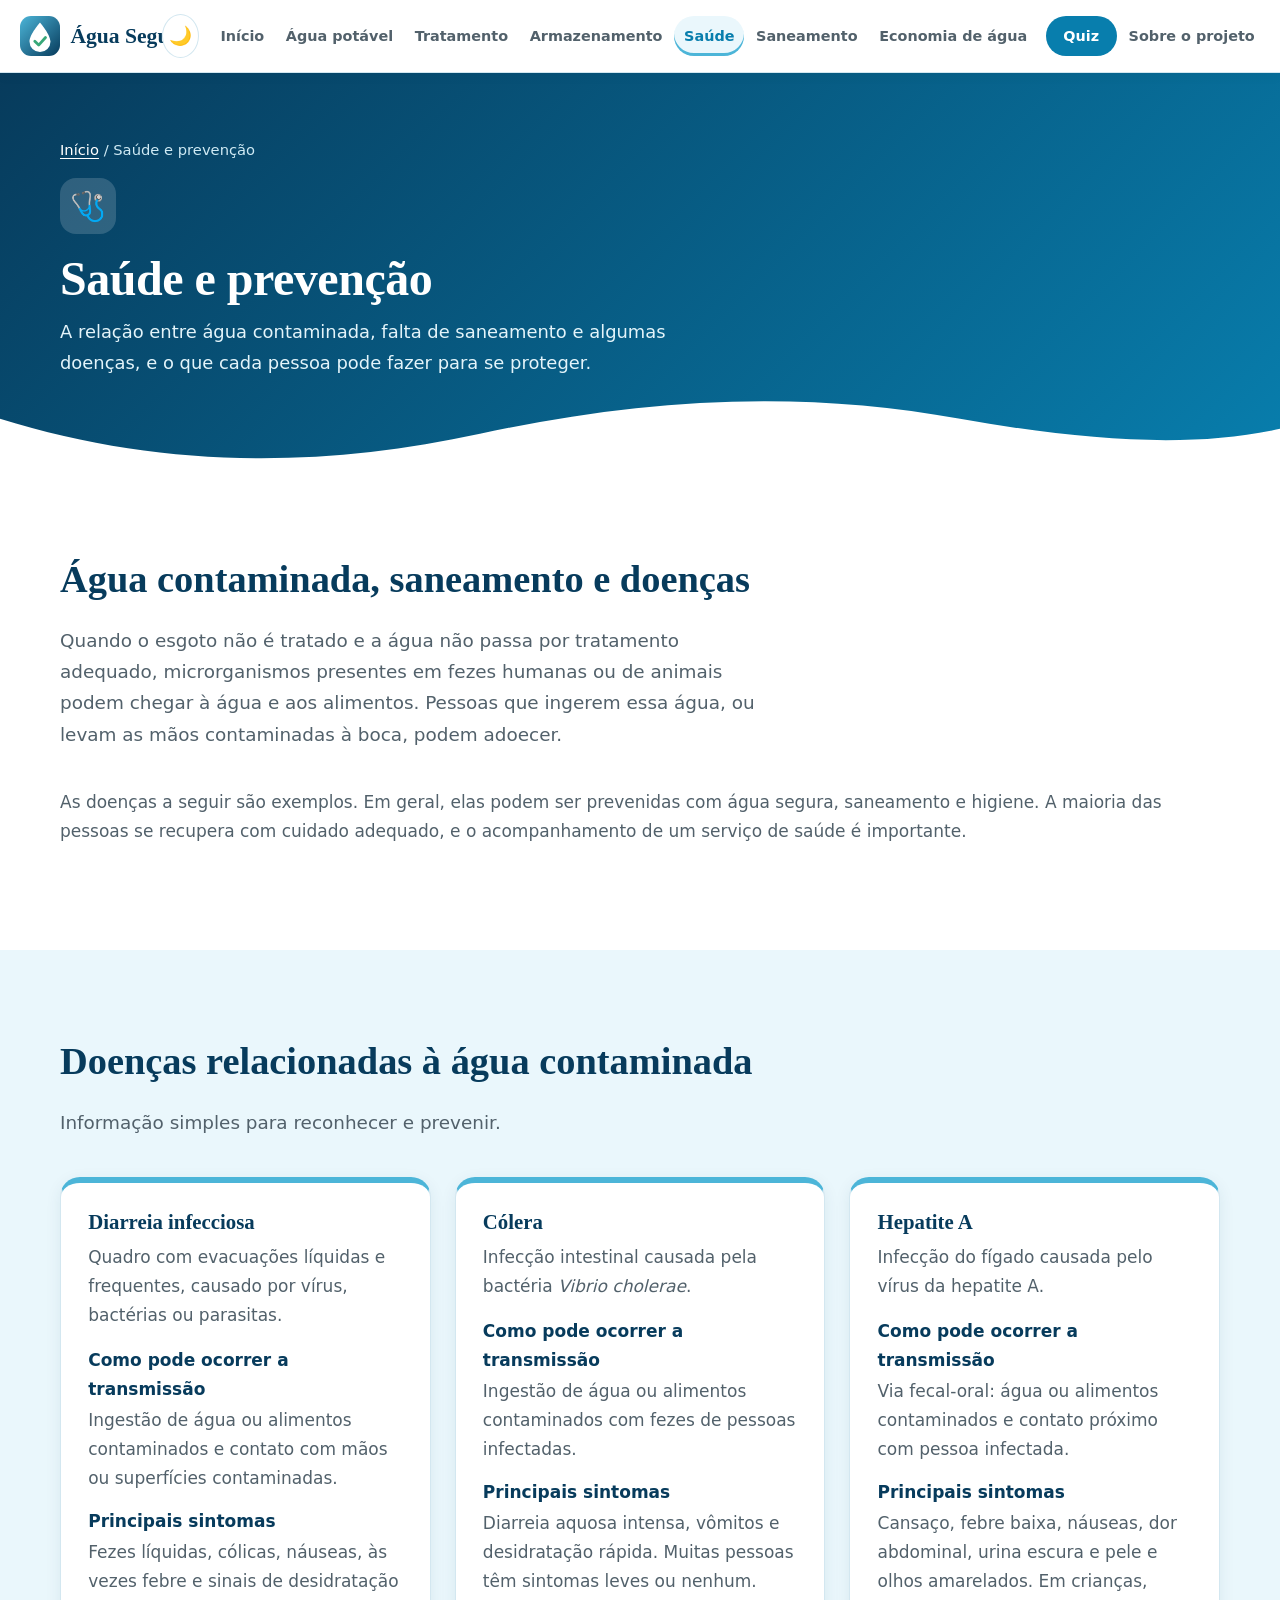
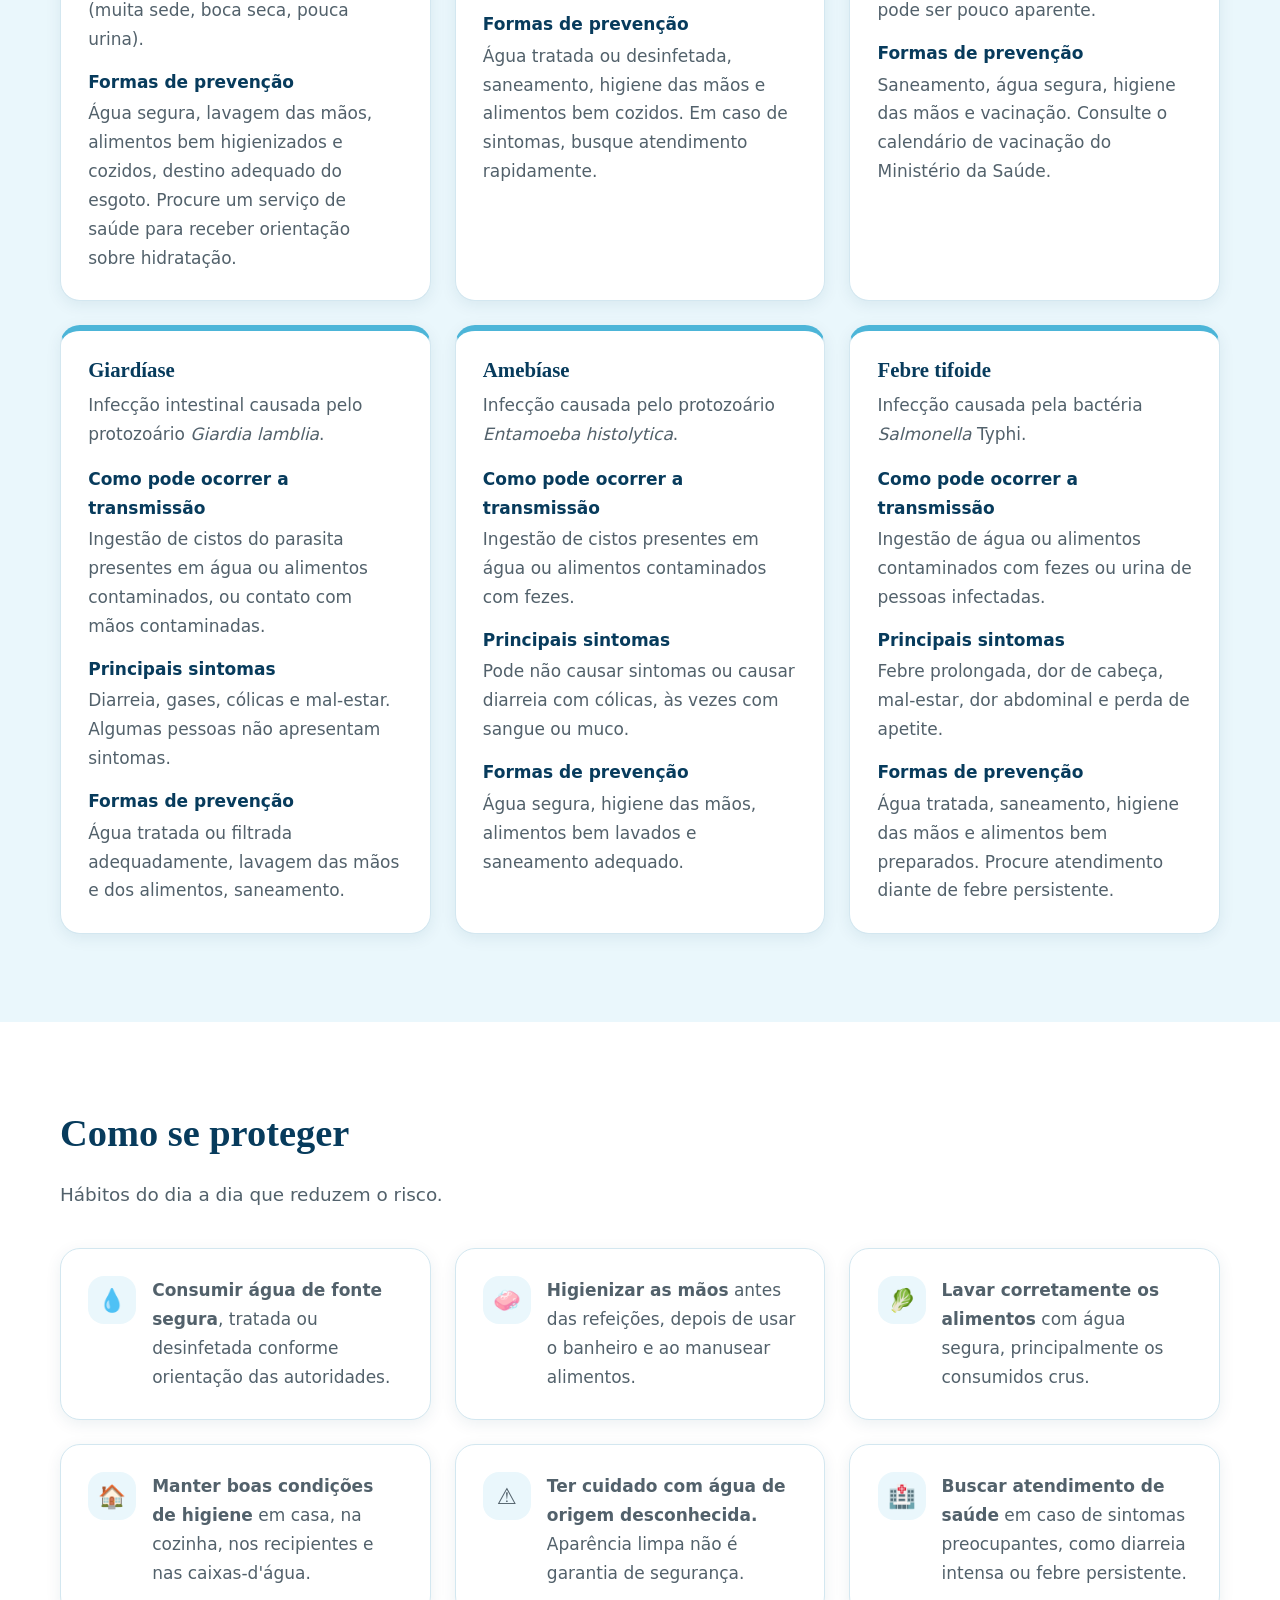
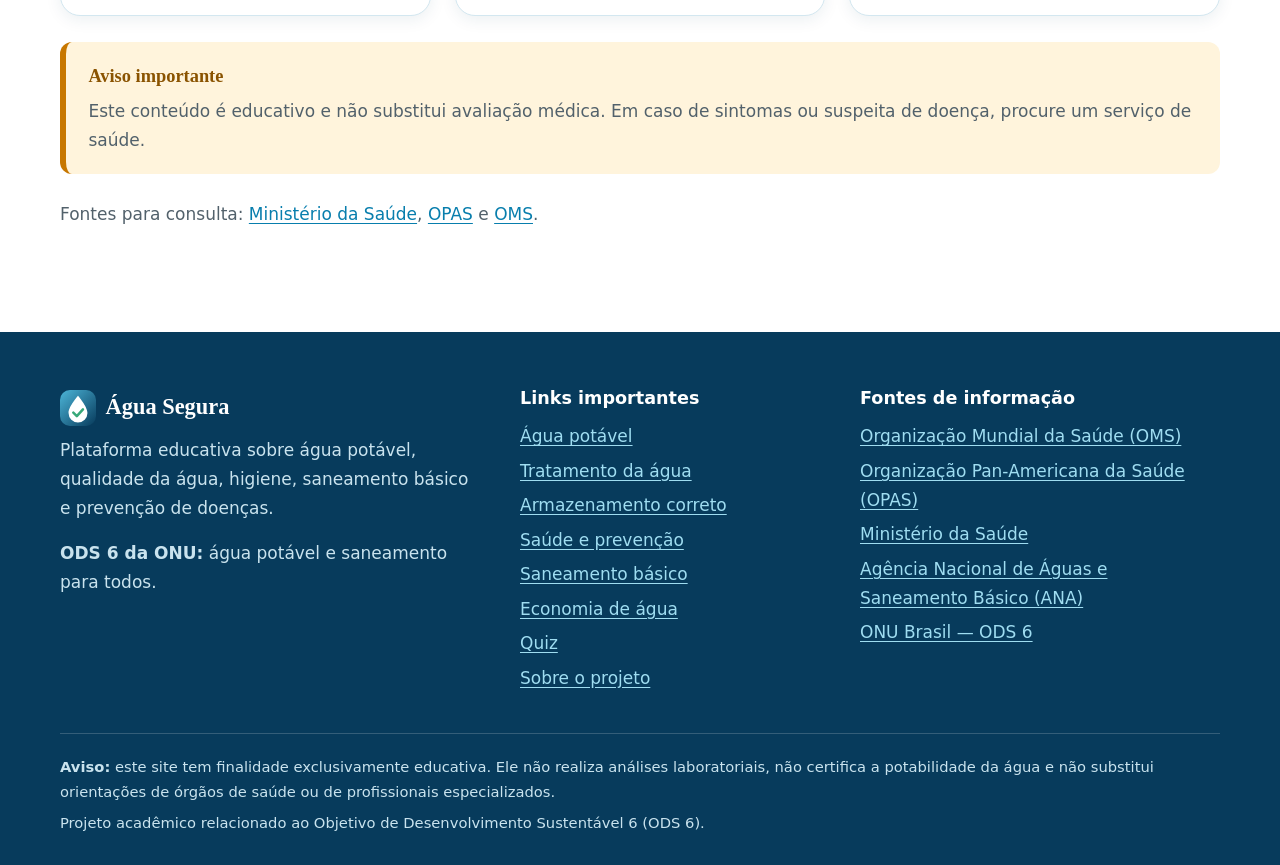
<file: pages/saude.html>
<!DOCTYPE html>
<html lang="pt-BR">
<head>
  <meta charset="utf-8">
  <meta name="viewport" content="width=device-width, initial-scale=1">
  <title>Saúde e prevenção | Água Segura</title>
  <meta name="description" content="Doenças relacionadas à água contaminada e à falta de saneamento: diarreia, cólera, hepatite A, giardíase, amebíase e febre tifoide.">
  <meta name="theme-color" content="#073B5C">
  <link rel="icon" type="image/svg+xml" href="../assets/images/logo.svg">
  <script>document.documentElement.classList.add('js');try{var t=localStorage.getItem('as-tema');if(t==='dark'||t==='light'){document.documentElement.setAttribute('data-theme',t);}}catch(e){}</script>
  <link rel="stylesheet" href="../css/style.css">
  <link rel="stylesheet" href="../css/responsive.css">
</head>
<body data-page="saude">
  <a class="skip-link" href="#conteudo">Pular para o conteúdo</a>
  <header class="site-header">
    <div class="container nav-wrap">
      <a class="brand" href="../index.html" aria-label="Água Segura — página inicial">
        <img src="../assets/images/logo.svg" alt="" width="40" height="40">
        <span>Água Segura</span>
      </a>
      <button type="button" class="theme-toggle" id="theme-toggle" aria-label="Ativar tema escuro" aria-pressed="false">🌙</button>
      <button type="button" class="menu-toggle" id="menu-toggle" aria-expanded="false" aria-controls="menu-principal" aria-label="Abrir menu de navegação"><span class="bars"></span></button>
      <nav class="nav" id="menu-principal" aria-label="Navegação principal">
        <ul>
          <li><a href="../index.html">Início</a></li>
          <li><a href="../pages/agua-potavel.html">Água potável</a></li>
          <li><a href="../pages/tratamento.html">Tratamento</a></li>
          <li><a href="../pages/armazenamento.html">Armazenamento</a></li>
          <li><a href="../pages/saude.html" aria-current="page">Saúde</a></li>
          <li><a href="../pages/saneamento.html">Saneamento</a></li>
          <li><a href="../pages/economia.html">Economia de água</a></li>
          <li><a href="../pages/quiz.html" class="nav-quiz">Quiz</a></li>
          <li><a href="../pages/sobre.html">Sobre o projeto</a></li>
        </ul>
      </nav>
    </div>
  </header>

  <main id="conteudo">
    <section class="page-hero">
      <div class="container">
        <nav class="crumbs" aria-label="Você está em"><a href="../index.html">Início</a> / Saúde e prevenção</nav>
        <span class="badge-icon" aria-hidden="true">🩺</span>
        <h1>Saúde e prevenção</h1>
        <p>A relação entre água contaminada, falta de saneamento e algumas doenças, e o que cada pessoa pode fazer para se proteger.</p>
      </div>
      <svg class="wave" viewBox="0 0 1440 90" preserveAspectRatio="none" aria-hidden="true" focusable="false"><path d="M0 40C180 90 360 90 540 55C720 20 900 10 1080 40C1220 62 1340 70 1440 50V90H0Z"/></svg>
    </section>
    <section class="section" id="relacao" aria-labelledby="relacao-t">
      <div class="container reveal">
        <header class="section-head"><h2 id="relacao-t">Água contaminada, saneamento e doenças</h2><p class="lead">Quando o esgoto não é tratado e a água não passa por tratamento adequado, microrganismos presentes em fezes humanas ou de animais podem chegar à água e aos alimentos. Pessoas que ingerem essa água, ou levam as mãos contaminadas à boca, podem adoecer.</p></header>
        <p>As doenças a seguir são exemplos. Em geral, elas podem ser prevenidas com água segura, saneamento e higiene. A maioria das pessoas se recupera com cuidado adequado, e o acompanhamento de um serviço de saúde é importante.</p>
      </div>
    </section>
    <section class="section section-alt" id="doencas" aria-labelledby="doencas-t">
      <div class="container reveal">
        <header class="section-head"><h2 id="doencas-t">Doenças relacionadas à água contaminada</h2><p class="lead">Informação simples para reconhecer e prevenir.</p></header>
        <div class="grid grid-2">
          <article class="card disease accent">
            <h3>Diarreia infecciosa</h3>
            <p>Quadro com evacuações líquidas e frequentes, causado por vírus, bactérias ou parasitas.</p>
            <dl>
              <dt>Como pode ocorrer a transmissão</dt><dd>Ingestão de água ou alimentos contaminados e contato com mãos ou superfícies contaminadas.</dd>
              <dt>Principais sintomas</dt><dd>Fezes líquidas, cólicas, náuseas, às vezes febre e sinais de desidratação (muita sede, boca seca, pouca urina).</dd>
              <dt>Formas de prevenção</dt><dd>Água segura, lavagem das mãos, alimentos bem higienizados e cozidos, destino adequado do esgoto. Procure um serviço de saúde para receber orientação sobre hidratação.</dd>
            </dl>
          </article>
          <article class="card disease accent">
            <h3>Cólera</h3>
            <p>Infecção intestinal causada pela bactéria <em>Vibrio cholerae</em>.</p>
            <dl>
              <dt>Como pode ocorrer a transmissão</dt><dd>Ingestão de água ou alimentos contaminados com fezes de pessoas infectadas.</dd>
              <dt>Principais sintomas</dt><dd>Diarreia aquosa intensa, vômitos e desidratação rápida. Muitas pessoas têm sintomas leves ou nenhum.</dd>
              <dt>Formas de prevenção</dt><dd>Água tratada ou desinfetada, saneamento, higiene das mãos e alimentos bem cozidos. Em caso de sintomas, busque atendimento rapidamente.</dd>
            </dl>
          </article>
          <article class="card disease accent">
            <h3>Hepatite A</h3>
            <p>Infecção do fígado causada pelo vírus da hepatite A.</p>
            <dl>
              <dt>Como pode ocorrer a transmissão</dt><dd>Via fecal-oral: água ou alimentos contaminados e contato próximo com pessoa infectada.</dd>
              <dt>Principais sintomas</dt><dd>Cansaço, febre baixa, náuseas, dor abdominal, urina escura e pele e olhos amarelados. Em crianças, pode ser pouco aparente.</dd>
              <dt>Formas de prevenção</dt><dd>Saneamento, água segura, higiene das mãos e vacinação. Consulte o calendário de vacinação do Ministério da Saúde.</dd>
            </dl>
          </article>
          <article class="card disease accent">
            <h3>Giardíase</h3>
            <p>Infecção intestinal causada pelo protozoário <em>Giardia lamblia</em>.</p>
            <dl>
              <dt>Como pode ocorrer a transmissão</dt><dd>Ingestão de cistos do parasita presentes em água ou alimentos contaminados, ou contato com mãos contaminadas.</dd>
              <dt>Principais sintomas</dt><dd>Diarreia, gases, cólicas e mal-estar. Algumas pessoas não apresentam sintomas.</dd>
              <dt>Formas de prevenção</dt><dd>Água tratada ou filtrada adequadamente, lavagem das mãos e dos alimentos, saneamento.</dd>
            </dl>
          </article>
          <article class="card disease accent">
            <h3>Amebíase</h3>
            <p>Infecção causada pelo protozoário <em>Entamoeba histolytica</em>.</p>
            <dl>
              <dt>Como pode ocorrer a transmissão</dt><dd>Ingestão de cistos presentes em água ou alimentos contaminados com fezes.</dd>
              <dt>Principais sintomas</dt><dd>Pode não causar sintomas ou causar diarreia com cólicas, às vezes com sangue ou muco.</dd>
              <dt>Formas de prevenção</dt><dd>Água segura, higiene das mãos, alimentos bem lavados e saneamento adequado.</dd>
            </dl>
          </article>
          <article class="card disease accent">
            <h3>Febre tifoide</h3>
            <p>Infecção causada pela bactéria <em>Salmonella</em> Typhi.</p>
            <dl>
              <dt>Como pode ocorrer a transmissão</dt><dd>Ingestão de água ou alimentos contaminados com fezes ou urina de pessoas infectadas.</dd>
              <dt>Principais sintomas</dt><dd>Febre prolongada, dor de cabeça, mal-estar, dor abdominal e perda de apetite.</dd>
              <dt>Formas de prevenção</dt><dd>Água tratada, saneamento, higiene das mãos e alimentos bem preparados. Procure atendimento diante de febre persistente.</dd>
            </dl>
          </article>
        </div>
      </div>
    </section>
    <section class="section" id="como-se-proteger" aria-labelledby="como-se-proteger-t">
      <div class="container reveal">
        <header class="section-head"><h2 id="como-se-proteger-t">Como se proteger</h2><p class="lead">Hábitos do dia a dia que reduzem o risco.</p></header>
        <div class="grid grid-3">
          <div class="card tip"><div class="icon" aria-hidden="true">💧</div><p><strong>Consumir água de fonte segura</strong>, tratada ou desinfetada conforme orientação das autoridades.</p></div>
          <div class="card tip"><div class="icon" aria-hidden="true">🧼</div><p><strong>Higienizar as mãos</strong> antes das refeições, depois de usar o banheiro e ao manusear alimentos.</p></div>
          <div class="card tip"><div class="icon" aria-hidden="true">🥬</div><p><strong>Lavar corretamente os alimentos</strong> com água segura, principalmente os consumidos crus.</p></div>
          <div class="card tip"><div class="icon" aria-hidden="true">🏠</div><p><strong>Manter boas condições de higiene</strong> em casa, na cozinha, nos recipientes e nas caixas-d'água.</p></div>
          <div class="card tip"><div class="icon" aria-hidden="true">⚠️</div><p><strong>Ter cuidado com água de origem desconhecida.</strong> Aparência limpa não é garantia de segurança.</p></div>
          <div class="card tip"><div class="icon" aria-hidden="true">🏥</div><p><strong>Buscar atendimento de saúde</strong> em caso de sintomas preocupantes, como diarreia intensa ou febre persistente.</p></div>
        </div>
        <aside class="notice warn" role="note"><strong class="notice-title">Aviso importante</strong><p>Este conteúdo é educativo e não substitui avaliação médica. Em caso de sintomas ou suspeita de doença, procure um serviço de saúde.</p></aside>
        <p>Fontes para consulta: <a href="https://www.gov.br/saude/pt-br" target="_blank" rel="noopener noreferrer">Ministério da Saúde<span class="sr-only"> (abre em nova aba)</span></a>, <a href="https://www.paho.org/pt" target="_blank" rel="noopener noreferrer">OPAS<span class="sr-only"> (abre em nova aba)</span></a> e <a href="https://www.who.int/" target="_blank" rel="noopener noreferrer">OMS<span class="sr-only"> (abre em nova aba)</span></a>.</p>
      </div>
    </section>
  </main>

  <footer class="site-footer">
    <div class="container">
      <div class="footer-grid">
        <div>
          <span class="footer-brand"><img src="../assets/images/logo.svg" alt="" width="36" height="36">Água Segura</span>
          <p>Plataforma educativa sobre água potável, qualidade da água, higiene, saneamento básico e prevenção de doenças.</p>
          <p><strong>ODS 6 da ONU:</strong> água potável e saneamento para todos.</p>
        </div>
        <div>
          <h2>Links importantes</h2>
          <ul>
            <li><a href="../pages/agua-potavel.html">Água potável</a></li>
            <li><a href="../pages/tratamento.html">Tratamento da água</a></li>
            <li><a href="../pages/armazenamento.html">Armazenamento correto</a></li>
            <li><a href="../pages/saude.html">Saúde e prevenção</a></li>
            <li><a href="../pages/saneamento.html">Saneamento básico</a></li>
            <li><a href="../pages/economia.html">Economia de água</a></li>
            <li><a href="../pages/quiz.html">Quiz</a></li>
            <li><a href="../pages/sobre.html">Sobre o projeto</a></li>
          </ul>
        </div>
        <div>
          <h2>Fontes de informação</h2>
          <ul>
          <li><a href="https://www.who.int/" target="_blank" rel="noopener noreferrer">Organização Mundial da Saúde (OMS)<span class="sr-only"> (abre em nova aba)</span></a></li>
          <li><a href="https://www.paho.org/pt" target="_blank" rel="noopener noreferrer">Organização Pan-Americana da Saúde (OPAS)<span class="sr-only"> (abre em nova aba)</span></a></li>
          <li><a href="https://www.gov.br/saude/pt-br" target="_blank" rel="noopener noreferrer">Ministério da Saúde<span class="sr-only"> (abre em nova aba)</span></a></li>
          <li><a href="https://www.gov.br/ana/pt-br" target="_blank" rel="noopener noreferrer">Agência Nacional de Águas e Saneamento Básico (ANA)<span class="sr-only"> (abre em nova aba)</span></a></li>
          <li><a href="https://brasil.un.org/pt-br/sdgs/6" target="_blank" rel="noopener noreferrer">ONU Brasil — ODS 6<span class="sr-only"> (abre em nova aba)</span></a></li>
          </ul>
        </div>
      </div>
      <div class="footer-note">
        <p><strong>Aviso:</strong> este site tem finalidade exclusivamente educativa. Ele não realiza análises laboratoriais, não certifica a potabilidade da água e não substitui orientações de órgãos de saúde ou de profissionais especializados.</p>
        <p>Projeto acadêmico relacionado ao Objetivo de Desenvolvimento Sustentável 6 (ODS 6).</p>
      </div>
    </div>
  </footer>
  <button type="button" class="to-top" id="to-top" aria-label="Voltar ao topo">↑</button>
  <div class="toast" id="toast" role="status" aria-live="polite"></div>
  <script src="../js/main.js" defer></script>
  <script src="../js/interactions.js" defer></script>
</body>
</html>
</file>
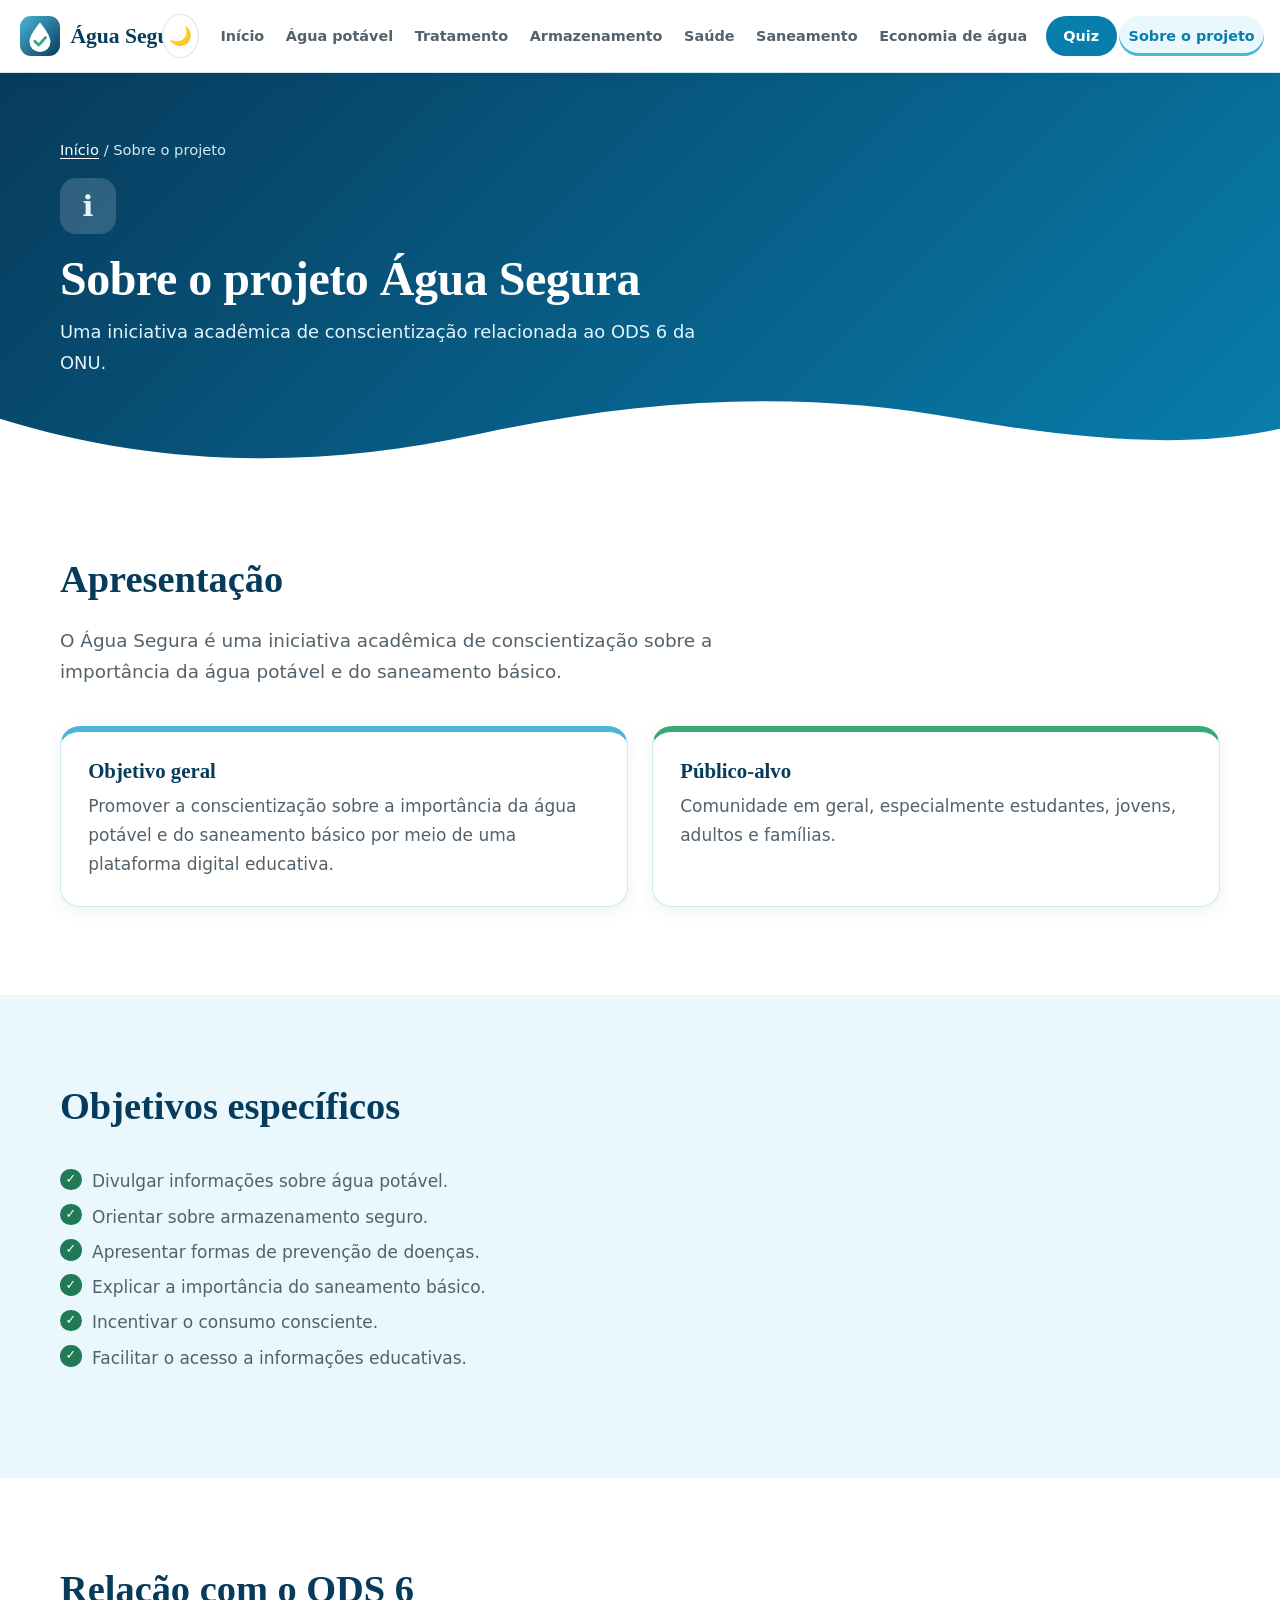
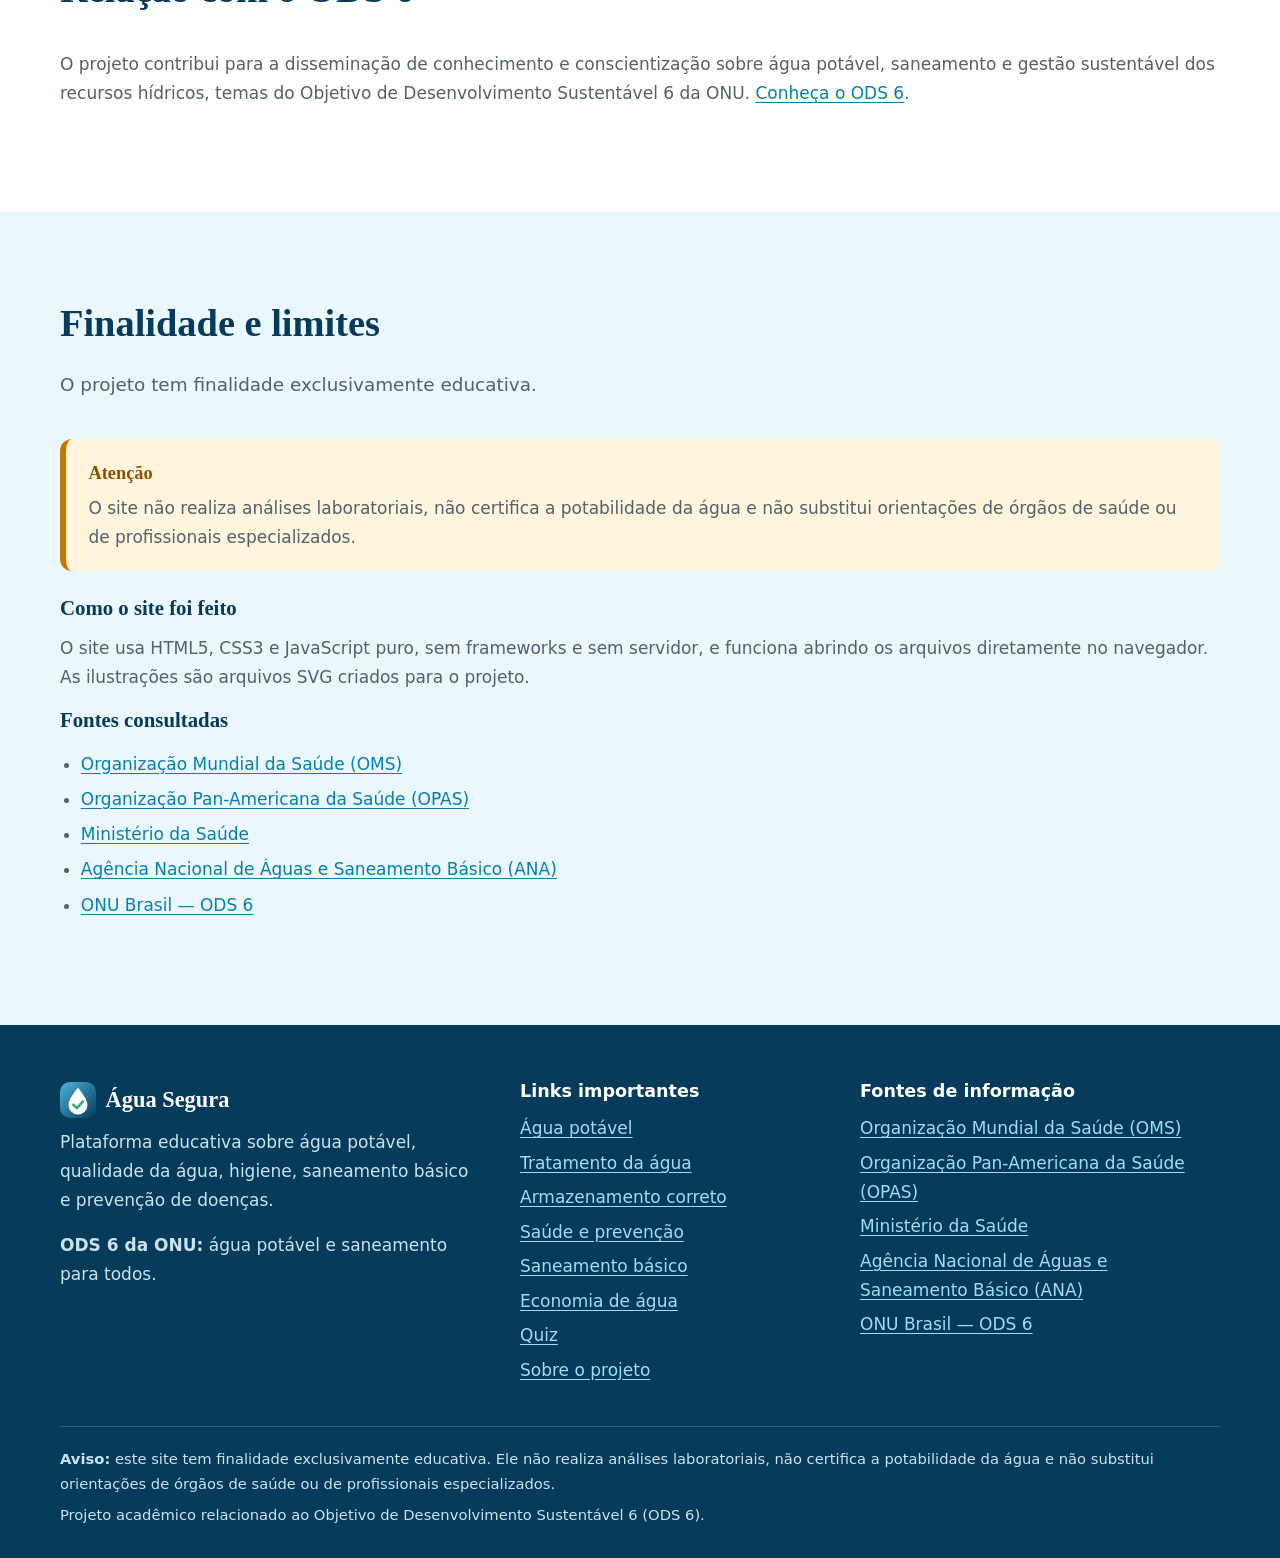
<file: pages/sobre.html>
<!DOCTYPE html>
<html lang="pt-BR">
<head>
  <meta charset="utf-8">
  <meta name="viewport" content="width=device-width, initial-scale=1">
  <title>Sobre o projeto | Água Segura</title>
  <meta name="description" content="Objetivos, público-alvo e relação do projeto Água Segura com o ODS 6 da ONU.">
  <meta name="theme-color" content="#073B5C">
  <link rel="icon" type="image/svg+xml" href="../assets/images/logo.svg">
  <script>document.documentElement.classList.add('js');try{var t=localStorage.getItem('as-tema');if(t==='dark'||t==='light'){document.documentElement.setAttribute('data-theme',t);}}catch(e){}</script>
  <link rel="stylesheet" href="../css/style.css">
  <link rel="stylesheet" href="../css/responsive.css">
</head>
<body data-page="sobre">
  <a class="skip-link" href="#conteudo">Pular para o conteúdo</a>
  <header class="site-header">
    <div class="container nav-wrap">
      <a class="brand" href="../index.html" aria-label="Água Segura — página inicial">
        <img src="../assets/images/logo.svg" alt="" width="40" height="40">
        <span>Água Segura</span>
      </a>
      <button type="button" class="theme-toggle" id="theme-toggle" aria-label="Ativar tema escuro" aria-pressed="false">🌙</button>
      <button type="button" class="menu-toggle" id="menu-toggle" aria-expanded="false" aria-controls="menu-principal" aria-label="Abrir menu de navegação"><span class="bars"></span></button>
      <nav class="nav" id="menu-principal" aria-label="Navegação principal">
        <ul>
          <li><a href="../index.html">Início</a></li>
          <li><a href="../pages/agua-potavel.html">Água potável</a></li>
          <li><a href="../pages/tratamento.html">Tratamento</a></li>
          <li><a href="../pages/armazenamento.html">Armazenamento</a></li>
          <li><a href="../pages/saude.html">Saúde</a></li>
          <li><a href="../pages/saneamento.html">Saneamento</a></li>
          <li><a href="../pages/economia.html">Economia de água</a></li>
          <li><a href="../pages/quiz.html" class="nav-quiz">Quiz</a></li>
          <li><a href="../pages/sobre.html" aria-current="page">Sobre o projeto</a></li>
        </ul>
      </nav>
    </div>
  </header>

  <main id="conteudo">
    <section class="page-hero">
      <div class="container">
        <nav class="crumbs" aria-label="Você está em"><a href="../index.html">Início</a> / Sobre o projeto</nav>
        <span class="badge-icon" aria-hidden="true">ℹ️</span>
        <h1>Sobre o projeto Água Segura</h1>
        <p>Uma iniciativa acadêmica de conscientização relacionada ao ODS 6 da ONU.</p>
      </div>
      <svg class="wave" viewBox="0 0 1440 90" preserveAspectRatio="none" aria-hidden="true" focusable="false"><path d="M0 40C180 90 360 90 540 55C720 20 900 10 1080 40C1220 62 1340 70 1440 50V90H0Z"/></svg>
    </section>
    <section class="section" id="apresentacao" aria-labelledby="apresentacao-t">
      <div class="container reveal">
        <header class="section-head"><h2 id="apresentacao-t">Apresentação</h2><p class="lead">O Água Segura é uma iniciativa acadêmica de conscientização sobre a importância da água potável e do saneamento básico.</p></header>
        <div class="grid grid-2">
          <div class="card accent"><h3>Objetivo geral</h3><p>Promover a conscientização sobre a importância da água potável e do saneamento básico por meio de uma plataforma digital educativa.</p></div>
          <div class="card accent verde"><h3>Público-alvo</h3><p>Comunidade em geral, especialmente estudantes, jovens, adultos e famílias.</p></div>
        </div>
      </div>
    </section>
    <section class="section section-alt" id="objetivos" aria-labelledby="objetivos-t">
      <div class="container reveal">
        <header class="section-head"><h2 id="objetivos-t">Objetivos específicos</h2></header>
        <ul class="check-list"><li>Divulgar informações sobre água potável.</li><li>Orientar sobre armazenamento seguro.</li><li>Apresentar formas de prevenção de doenças.</li><li>Explicar a importância do saneamento básico.</li><li>Incentivar o consumo consciente.</li><li>Facilitar o acesso a informações educativas.</li></ul>
      </div>
    </section>
    <section class="section" id="ods" aria-labelledby="ods-t">
      <div class="container reveal">
        <header class="section-head"><h2 id="ods-t">Relação com o ODS 6</h2></header>
        <p>O projeto contribui para a disseminação de conhecimento e conscientização sobre água potável, saneamento e gestão sustentável dos recursos hídricos, temas do Objetivo de Desenvolvimento Sustentável 6 da ONU. <a href="https://brasil.un.org/pt-br/sdgs/6" target="_blank" rel="noopener noreferrer">Conheça o ODS 6<span class="sr-only"> (abre em nova aba)</span></a>.</p>
      </div>
    </section>
    <section class="section section-alt" id="limites" aria-labelledby="limites-t">
      <div class="container reveal">
        <header class="section-head"><h2 id="limites-t">Finalidade e limites</h2><p class="lead">O projeto tem finalidade exclusivamente educativa.</p></header>
        <aside class="notice warn" role="note"><strong class="notice-title">Atenção</strong><p>O site não realiza análises laboratoriais, não certifica a potabilidade da água e não substitui orientações de órgãos de saúde ou de profissionais especializados.</p></aside>
        <h3>Como o site foi feito</h3>
        <p>O site usa HTML5, CSS3 e JavaScript puro, sem frameworks e sem servidor, e funciona abrindo os arquivos diretamente no navegador. As ilustrações são arquivos SVG criados para o projeto.</p>
        <h3>Fontes consultadas</h3>
        <ul><li><a href="https://www.who.int/" target="_blank" rel="noopener noreferrer">Organização Mundial da Saúde (OMS)<span class="sr-only"> (abre em nova aba)</span></a></li><li><a href="https://www.paho.org/pt" target="_blank" rel="noopener noreferrer">Organização Pan-Americana da Saúde (OPAS)<span class="sr-only"> (abre em nova aba)</span></a></li><li><a href="https://www.gov.br/saude/pt-br" target="_blank" rel="noopener noreferrer">Ministério da Saúde<span class="sr-only"> (abre em nova aba)</span></a></li><li><a href="https://www.gov.br/ana/pt-br" target="_blank" rel="noopener noreferrer">Agência Nacional de Águas e Saneamento Básico (ANA)<span class="sr-only"> (abre em nova aba)</span></a></li><li><a href="https://brasil.un.org/pt-br/sdgs/6" target="_blank" rel="noopener noreferrer">ONU Brasil — ODS 6<span class="sr-only"> (abre em nova aba)</span></a></li></ul>
      </div>
    </section>
  </main>

  <footer class="site-footer">
    <div class="container">
      <div class="footer-grid">
        <div>
          <span class="footer-brand"><img src="../assets/images/logo.svg" alt="" width="36" height="36">Água Segura</span>
          <p>Plataforma educativa sobre água potável, qualidade da água, higiene, saneamento básico e prevenção de doenças.</p>
          <p><strong>ODS 6 da ONU:</strong> água potável e saneamento para todos.</p>
        </div>
        <div>
          <h2>Links importantes</h2>
          <ul>
            <li><a href="../pages/agua-potavel.html">Água potável</a></li>
            <li><a href="../pages/tratamento.html">Tratamento da água</a></li>
            <li><a href="../pages/armazenamento.html">Armazenamento correto</a></li>
            <li><a href="../pages/saude.html">Saúde e prevenção</a></li>
            <li><a href="../pages/saneamento.html">Saneamento básico</a></li>
            <li><a href="../pages/economia.html">Economia de água</a></li>
            <li><a href="../pages/quiz.html">Quiz</a></li>
            <li><a href="../pages/sobre.html">Sobre o projeto</a></li>
          </ul>
        </div>
        <div>
          <h2>Fontes de informação</h2>
          <ul>
          <li><a href="https://www.who.int/" target="_blank" rel="noopener noreferrer">Organização Mundial da Saúde (OMS)<span class="sr-only"> (abre em nova aba)</span></a></li>
          <li><a href="https://www.paho.org/pt" target="_blank" rel="noopener noreferrer">Organização Pan-Americana da Saúde (OPAS)<span class="sr-only"> (abre em nova aba)</span></a></li>
          <li><a href="https://www.gov.br/saude/pt-br" target="_blank" rel="noopener noreferrer">Ministério da Saúde<span class="sr-only"> (abre em nova aba)</span></a></li>
          <li><a href="https://www.gov.br/ana/pt-br" target="_blank" rel="noopener noreferrer">Agência Nacional de Águas e Saneamento Básico (ANA)<span class="sr-only"> (abre em nova aba)</span></a></li>
          <li><a href="https://brasil.un.org/pt-br/sdgs/6" target="_blank" rel="noopener noreferrer">ONU Brasil — ODS 6<span class="sr-only"> (abre em nova aba)</span></a></li>
          </ul>
        </div>
      </div>
      <div class="footer-note">
        <p><strong>Aviso:</strong> este site tem finalidade exclusivamente educativa. Ele não realiza análises laboratoriais, não certifica a potabilidade da água e não substitui orientações de órgãos de saúde ou de profissionais especializados.</p>
        <p>Projeto acadêmico relacionado ao Objetivo de Desenvolvimento Sustentável 6 (ODS 6).</p>
      </div>
    </div>
  </footer>
  <button type="button" class="to-top" id="to-top" aria-label="Voltar ao topo">↑</button>
  <div class="toast" id="toast" role="status" aria-live="polite"></div>
  <script src="../js/main.js" defer></script>
  <script src="../js/interactions.js" defer></script>
</body>
</html>
</file>
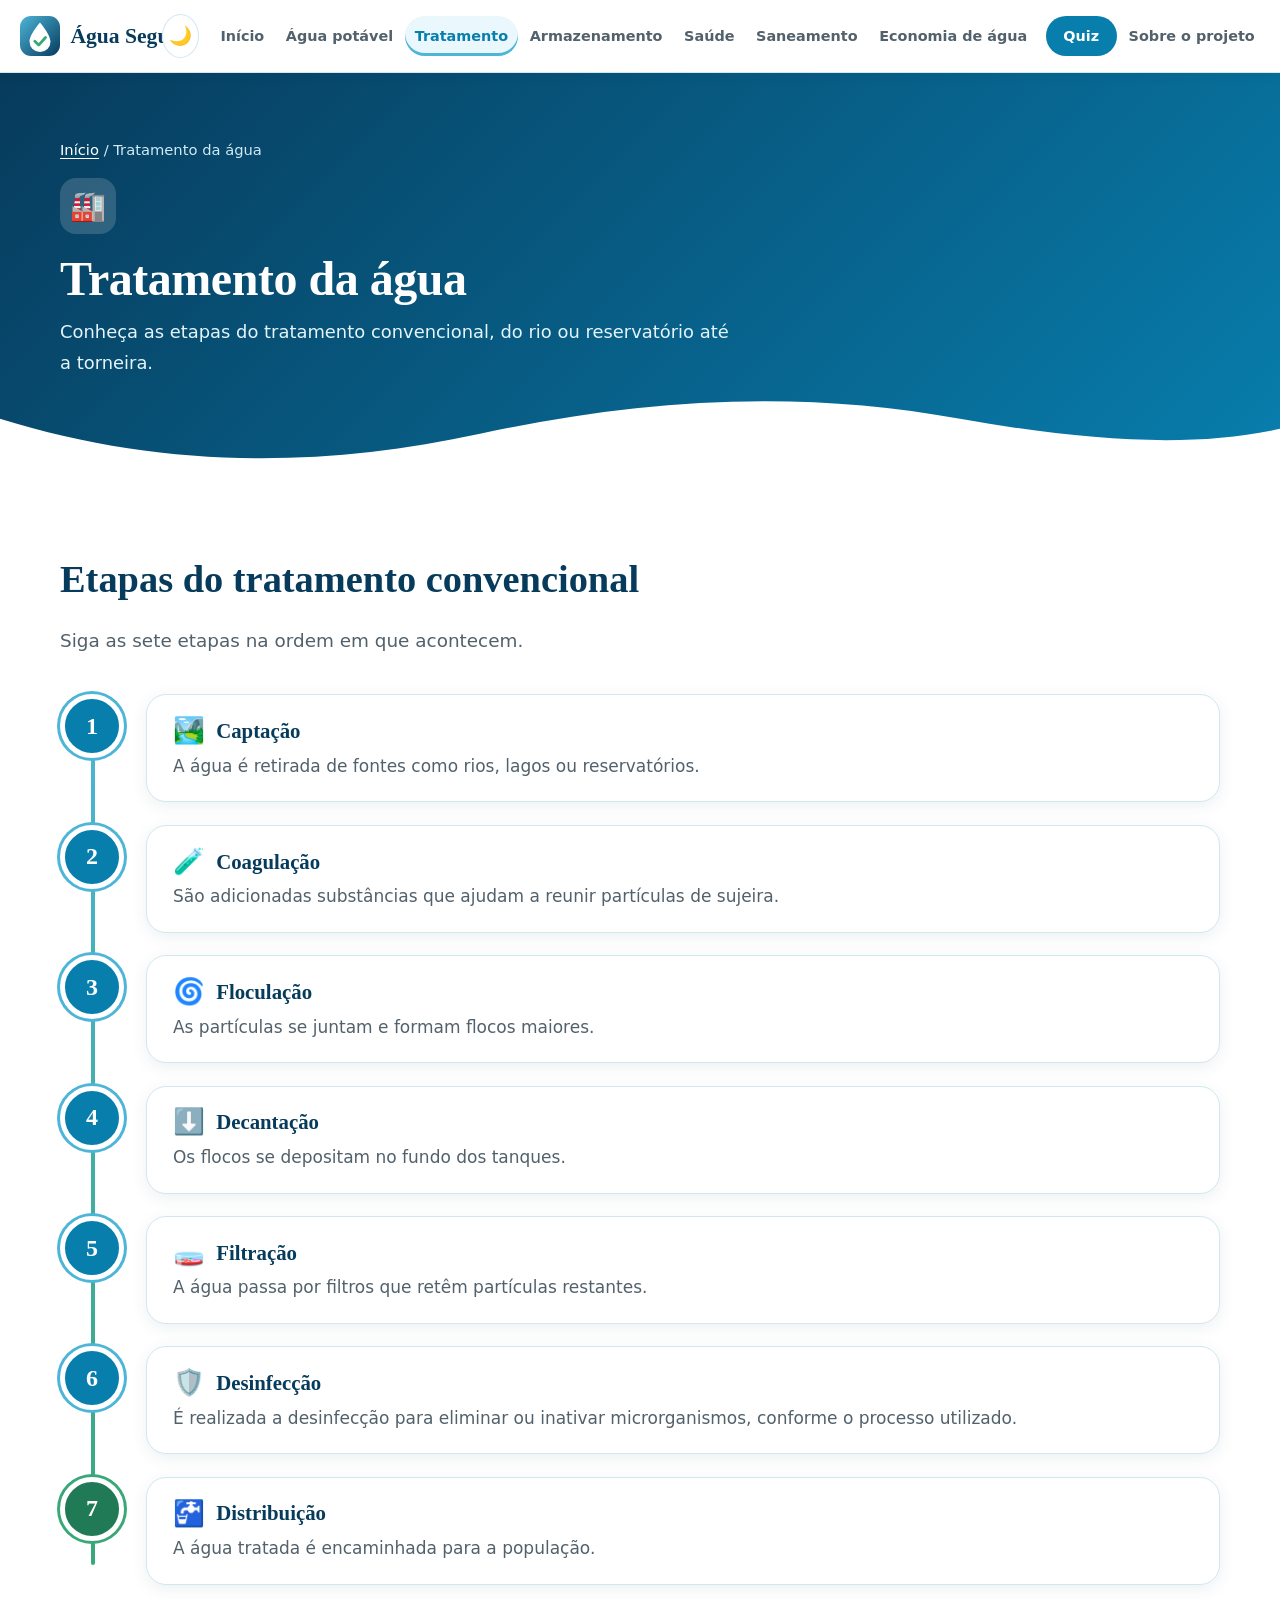
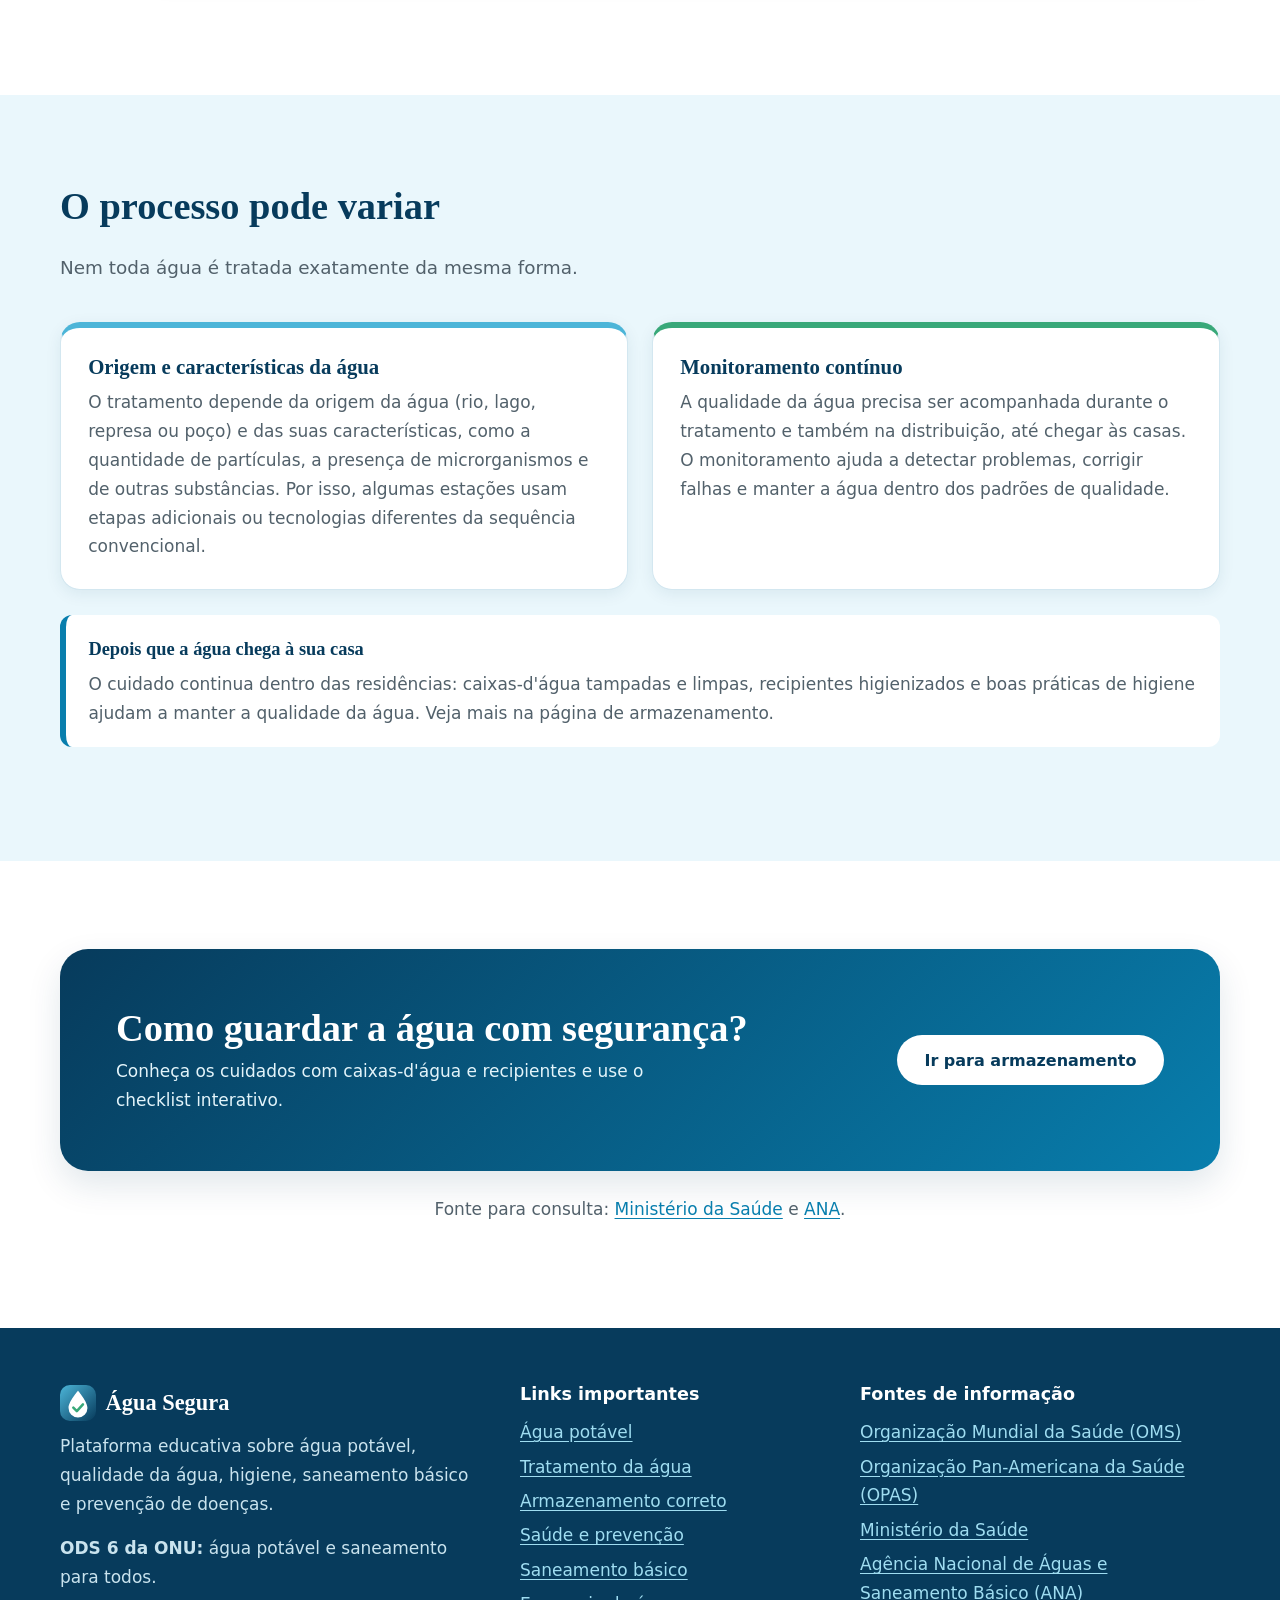
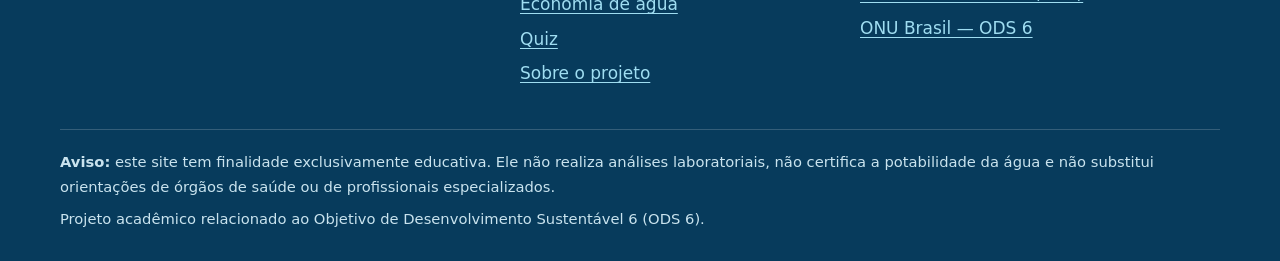
<file: pages/tratamento.html>
<!DOCTYPE html>
<html lang="pt-BR">
<head>
  <meta charset="utf-8">
  <meta name="viewport" content="width=device-width, initial-scale=1">
  <title>Tratamento da água | Água Segura</title>
  <meta name="description" content="Etapas do tratamento convencional da água: captação, coagulação, floculação, decantação, filtração, desinfecção e distribuição.">
  <meta name="theme-color" content="#073B5C">
  <link rel="icon" type="image/svg+xml" href="../assets/images/logo.svg">
  <script>document.documentElement.classList.add('js');try{var t=localStorage.getItem('as-tema');if(t==='dark'||t==='light'){document.documentElement.setAttribute('data-theme',t);}}catch(e){}</script>
  <link rel="stylesheet" href="../css/style.css">
  <link rel="stylesheet" href="../css/responsive.css">
</head>
<body data-page="tratamento">
  <a class="skip-link" href="#conteudo">Pular para o conteúdo</a>
  <header class="site-header">
    <div class="container nav-wrap">
      <a class="brand" href="../index.html" aria-label="Água Segura — página inicial">
        <img src="../assets/images/logo.svg" alt="" width="40" height="40">
        <span>Água Segura</span>
      </a>
      <button type="button" class="theme-toggle" id="theme-toggle" aria-label="Ativar tema escuro" aria-pressed="false">🌙</button>
      <button type="button" class="menu-toggle" id="menu-toggle" aria-expanded="false" aria-controls="menu-principal" aria-label="Abrir menu de navegação"><span class="bars"></span></button>
      <nav class="nav" id="menu-principal" aria-label="Navegação principal">
        <ul>
          <li><a href="../index.html">Início</a></li>
          <li><a href="../pages/agua-potavel.html">Água potável</a></li>
          <li><a href="../pages/tratamento.html" aria-current="page">Tratamento</a></li>
          <li><a href="../pages/armazenamento.html">Armazenamento</a></li>
          <li><a href="../pages/saude.html">Saúde</a></li>
          <li><a href="../pages/saneamento.html">Saneamento</a></li>
          <li><a href="../pages/economia.html">Economia de água</a></li>
          <li><a href="../pages/quiz.html" class="nav-quiz">Quiz</a></li>
          <li><a href="../pages/sobre.html">Sobre o projeto</a></li>
        </ul>
      </nav>
    </div>
  </header>

  <main id="conteudo">
    <section class="page-hero">
      <div class="container">
        <nav class="crumbs" aria-label="Você está em"><a href="../index.html">Início</a> / Tratamento da água</nav>
        <span class="badge-icon" aria-hidden="true">🏭</span>
        <h1>Tratamento da água</h1>
        <p>Conheça as etapas do tratamento convencional, do rio ou reservatório até a torneira.</p>
      </div>
      <svg class="wave" viewBox="0 0 1440 90" preserveAspectRatio="none" aria-hidden="true" focusable="false"><path d="M0 40C180 90 360 90 540 55C720 20 900 10 1080 40C1220 62 1340 70 1440 50V90H0Z"/></svg>
    </section>
    <section class="section" id="etapas" aria-labelledby="etapas-t">
      <div class="container reveal">
        <header class="section-head"><h2 id="etapas-t">Etapas do tratamento convencional</h2><p class="lead">Siga as sete etapas na ordem em que acontecem.</p></header>
        <ol class="timeline">
          <li>
            <span class="step-num" aria-hidden="true">1</span>
            <div class="step-body"><h3><span class="emoji" aria-hidden="true">🏞️</span><span><span class="sr-only">Etapa 1: </span>Captação</span></h3><p>A água é retirada de fontes como rios, lagos ou reservatórios.</p></div>
          </li>
          <li>
            <span class="step-num" aria-hidden="true">2</span>
            <div class="step-body"><h3><span class="emoji" aria-hidden="true">🧪</span><span><span class="sr-only">Etapa 2: </span>Coagulação</span></h3><p>São adicionadas substâncias que ajudam a reunir partículas de sujeira.</p></div>
          </li>
          <li>
            <span class="step-num" aria-hidden="true">3</span>
            <div class="step-body"><h3><span class="emoji" aria-hidden="true">🌀</span><span><span class="sr-only">Etapa 3: </span>Floculação</span></h3><p>As partículas se juntam e formam flocos maiores.</p></div>
          </li>
          <li>
            <span class="step-num" aria-hidden="true">4</span>
            <div class="step-body"><h3><span class="emoji" aria-hidden="true">⬇️</span><span><span class="sr-only">Etapa 4: </span>Decantação</span></h3><p>Os flocos se depositam no fundo dos tanques.</p></div>
          </li>
          <li>
            <span class="step-num" aria-hidden="true">5</span>
            <div class="step-body"><h3><span class="emoji" aria-hidden="true">🧫</span><span><span class="sr-only">Etapa 5: </span>Filtração</span></h3><p>A água passa por filtros que retêm partículas restantes.</p></div>
          </li>
          <li>
            <span class="step-num" aria-hidden="true">6</span>
            <div class="step-body"><h3><span class="emoji" aria-hidden="true">🛡️</span><span><span class="sr-only">Etapa 6: </span>Desinfecção</span></h3><p>É realizada a desinfecção para eliminar ou inativar microrganismos, conforme o processo utilizado.</p></div>
          </li>
          <li>
            <span class="step-num" aria-hidden="true">7</span>
            <div class="step-body"><h3><span class="emoji" aria-hidden="true">🚰</span><span><span class="sr-only">Etapa 7: </span>Distribuição</span></h3><p>A água tratada é encaminhada para a população.</p></div>
          </li>
        </ol>
      </div>
    </section>
    <section class="section section-alt" id="variacoes" aria-labelledby="variacoes-t">
      <div class="container reveal">
        <header class="section-head"><h2 id="variacoes-t">O processo pode variar</h2><p class="lead">Nem toda água é tratada exatamente da mesma forma.</p></header>
        <div class="grid grid-2">
          <div class="card accent">
            <h3>Origem e características da água</h3>
            <p>O tratamento depende da origem da água (rio, lago, represa ou poço) e das suas características, como a quantidade de partículas, a presença de microrganismos e de outras substâncias. Por isso, algumas estações usam etapas adicionais ou tecnologias diferentes da sequência convencional.</p>
          </div>
          <div class="card accent verde">
            <h3>Monitoramento contínuo</h3>
            <p>A qualidade da água precisa ser acompanhada durante o tratamento e também na distribuição, até chegar às casas. O monitoramento ajuda a detectar problemas, corrigir falhas e manter a água dentro dos padrões de qualidade.</p>
          </div>
        </div>
        <aside class="notice " role="note"><strong class="notice-title">Depois que a água chega à sua casa</strong><p>O cuidado continua dentro das residências: caixas-d'água tampadas e limpas, recipientes higienizados e boas práticas de higiene ajudam a manter a qualidade da água. Veja mais na página de armazenamento.</p></aside>
      </div>
    </section>
    <section class="section" aria-label="Continue aprendendo">
      <div class="container reveal">
        <div class="cta-band">
          <div><h2>Como guardar a água com segurança?</h2><p>Conheça os cuidados com caixas-d'água e recipientes e use o checklist interativo.</p></div>
          <a class="btn btn-light" href="../pages/armazenamento.html">Ir para armazenamento</a>
        </div>
        <p class="text-center" style="margin-top:1.5rem">Fonte para consulta: <a href="https://www.gov.br/saude/pt-br" target="_blank" rel="noopener noreferrer">Ministério da Saúde<span class="sr-only"> (abre em nova aba)</span></a> e <a href="https://www.gov.br/ana/pt-br" target="_blank" rel="noopener noreferrer">ANA<span class="sr-only"> (abre em nova aba)</span></a>.</p>
      </div>
    </section>
  </main>

  <footer class="site-footer">
    <div class="container">
      <div class="footer-grid">
        <div>
          <span class="footer-brand"><img src="../assets/images/logo.svg" alt="" width="36" height="36">Água Segura</span>
          <p>Plataforma educativa sobre água potável, qualidade da água, higiene, saneamento básico e prevenção de doenças.</p>
          <p><strong>ODS 6 da ONU:</strong> água potável e saneamento para todos.</p>
        </div>
        <div>
          <h2>Links importantes</h2>
          <ul>
            <li><a href="../pages/agua-potavel.html">Água potável</a></li>
            <li><a href="../pages/tratamento.html">Tratamento da água</a></li>
            <li><a href="../pages/armazenamento.html">Armazenamento correto</a></li>
            <li><a href="../pages/saude.html">Saúde e prevenção</a></li>
            <li><a href="../pages/saneamento.html">Saneamento básico</a></li>
            <li><a href="../pages/economia.html">Economia de água</a></li>
            <li><a href="../pages/quiz.html">Quiz</a></li>
            <li><a href="../pages/sobre.html">Sobre o projeto</a></li>
          </ul>
        </div>
        <div>
          <h2>Fontes de informação</h2>
          <ul>
          <li><a href="https://www.who.int/" target="_blank" rel="noopener noreferrer">Organização Mundial da Saúde (OMS)<span class="sr-only"> (abre em nova aba)</span></a></li>
          <li><a href="https://www.paho.org/pt" target="_blank" rel="noopener noreferrer">Organização Pan-Americana da Saúde (OPAS)<span class="sr-only"> (abre em nova aba)</span></a></li>
          <li><a href="https://www.gov.br/saude/pt-br" target="_blank" rel="noopener noreferrer">Ministério da Saúde<span class="sr-only"> (abre em nova aba)</span></a></li>
          <li><a href="https://www.gov.br/ana/pt-br" target="_blank" rel="noopener noreferrer">Agência Nacional de Águas e Saneamento Básico (ANA)<span class="sr-only"> (abre em nova aba)</span></a></li>
          <li><a href="https://brasil.un.org/pt-br/sdgs/6" target="_blank" rel="noopener noreferrer">ONU Brasil — ODS 6<span class="sr-only"> (abre em nova aba)</span></a></li>
          </ul>
        </div>
      </div>
      <div class="footer-note">
        <p><strong>Aviso:</strong> este site tem finalidade exclusivamente educativa. Ele não realiza análises laboratoriais, não certifica a potabilidade da água e não substitui orientações de órgãos de saúde ou de profissionais especializados.</p>
        <p>Projeto acadêmico relacionado ao Objetivo de Desenvolvimento Sustentável 6 (ODS 6).</p>
      </div>
    </div>
  </footer>
  <button type="button" class="to-top" id="to-top" aria-label="Voltar ao topo">↑</button>
  <div class="toast" id="toast" role="status" aria-live="polite"></div>
  <script src="../js/main.js" defer></script>
  <script src="../js/interactions.js" defer></script>
</body>
</html>
</file>
<file: css/style.css>
/* ==========================================================
   Água Segura — folha de estilo principal
   Paleta: #073B5C · #087EAD · #4CB5D8 · #EAF7FC · #38A879 · #52616B
   ========================================================== */

:root {
  --azul-escuro: #073B5C;
  --azul: #087EAD;
  --azul-claro: #4CB5D8;
  --azul-muito-claro: #EAF7FC;
  --verde: #38A879;
  --verde-texto: #1F7A55;
  --cinza: #52616B;

  --bg: #FFFFFF;
  --bg-alt: #EAF7FC;
  --surface: #FFFFFF;
  --surface-2: #F4FAFD;
  --text: #52616B;
  --title: #073B5C;
  --link: #087EAD;
  --border: #D3E7F0;
  --warn-bg: #FFF4DC;
  --warn-bar: #C77700;
  --warn-title: #8A5300;
  --ok-bg: #E6F6EE;
  --bad-bg: #FDECEA;
  --bad: #B3261E;
  --shadow: 0 14px 34px rgba(7, 59, 92, .12);
  --shadow-sm: 0 4px 16px rgba(7, 59, 92, .08);

  --radius: 20px;
  --radius-sm: 12px;
  --header-h: 72px;
  --font-body: system-ui, -apple-system, "Segoe UI", Roboto, "Helvetica Neue", Arial, sans-serif;
  --font-title: "Iowan Old Style", "Palatino Linotype", Palatino, "Book Antiqua", Georgia, serif;
}

[data-theme="dark"] {
  --verde-texto: #5FD3A0;
  --bg: #071E2D;
  --bg-alt: #0A2A3F;
  --surface: #0E3550;
  --surface-2: #0C2E45;
  --text: #C5D8E2;
  --title: #EAF7FC;
  --link: #6CC8E8;
  --border: #1D4A66;
  --warn-bg: #3A2D10;
  --warn-bar: #E0A030;
  --warn-title: #FFC766;
  --ok-bg: #123D33;
  --bad-bg: #4A1F22;
  --bad: #FFB4AB;
  --shadow: 0 14px 34px rgba(0, 0, 0, .4);
  --shadow-sm: 0 4px 16px rgba(0, 0, 0, .3);
}

/* ---------- Base ---------- */
*, *::before, *::after { box-sizing: border-box; }
html { scroll-behavior: smooth; scroll-padding-top: calc(var(--header-h) + 16px); -webkit-text-size-adjust: 100%; }
body {
  margin: 0; font-family: var(--font-body); font-size: 1.0625rem; line-height: 1.7;
  color: var(--text); background: var(--bg);
  transition: background-color .3s, color .3s;
}
img, svg { max-width: 100%; height: auto; }
h1, h2, h3, h4 { font-family: var(--font-title); color: var(--title); line-height: 1.2; margin: 0 0 .6em; font-weight: 700; }
h1 { font-size: clamp(2.2rem, 5vw, 3.6rem); letter-spacing: -.01em; }
h2 { font-size: clamp(1.7rem, 3.2vw, 2.4rem); }
h3 { font-size: 1.3rem; }
p { margin: 0 0 1rem; }
a { color: var(--link); text-underline-offset: 3px; }
a:hover { color: var(--azul-escuro); }
[data-theme="dark"] a:hover { color: #fff; }
ul, ol { padding-left: 1.3rem; }
li { margin-bottom: .4rem; }
:focus-visible { outline: 3px solid var(--azul-claro); outline-offset: 3px; border-radius: 6px; }
.sr-only { position: absolute; width: 1px; height: 1px; padding: 0; margin: -1px; overflow: hidden; clip: rect(0,0,0,0); white-space: nowrap; border: 0; }
.skip-link { position: absolute; left: 1rem; top: -60px; background: var(--azul-escuro); color: #fff; padding: .6rem 1rem; border-radius: 8px; z-index: 200; }
.skip-link:focus { top: 1rem; color: #fff; }

.container { width: min(1160px, 100% - 2.5rem); margin-inline: auto; }
.narrow { width: min(820px, 100% - 2.5rem); margin-inline: auto; }
.section { padding: clamp(3.5rem, 7vw, 5.5rem) 0; }
.section-alt { background: var(--bg-alt); }
.section-head { max-width: 720px; margin-bottom: 2.4rem; }
.section-head.center { margin-inline: auto; text-align: center; }
.lead { font-size: 1.15rem; }
.text-center { text-align: center; }

/* ---------- Cabeçalho ---------- */
.site-header { position: sticky; top: 0; z-index: 100; background: var(--surface); border-bottom: 1px solid var(--border); box-shadow: 0 2px 12px rgba(7, 59, 92, .06); }
.nav-wrap { display: flex; align-items: center; gap: 1rem; min-height: var(--header-h); }
.brand { white-space: nowrap; display: inline-flex; align-items: center; gap: .65rem; text-decoration: none; font-family: var(--font-title); font-weight: 700; font-size: 1.35rem; color: var(--title); margin-right: auto; }
.brand:hover { color: var(--title); }
.brand img { width: 40px; height: 40px; }
.nav ul { list-style: none; display: flex; align-items: center; gap: .15rem; margin: 0; padding: 0; }
.nav li { margin: 0; }
.nav a { white-space: nowrap; display: block; padding: .5rem .6rem; border-radius: 999px; text-decoration: none; font-size: .9rem; font-weight: 600; color: var(--text); transition: background-color .2s, color .2s; }
.nav a:hover { background: var(--bg-alt); color: var(--title); }
.nav a[aria-current="page"] { background: var(--bg-alt); color: var(--azul); box-shadow: inset 0 -3px 0 var(--azul-claro); border-radius: 999px; }
[data-theme="dark"] .nav a[aria-current="page"] { color: var(--link); }
.nav a.nav-quiz { background: var(--azul); color: #fff; margin-left: .4rem; padding-inline: 1.1rem; }
.nav a.nav-quiz:hover { background: var(--azul-escuro); color: #fff; }
.nav a.nav-quiz[aria-current="page"] { background: var(--azul-escuro); box-shadow: 0 0 0 3px var(--azul-claro); }
.theme-toggle, .menu-toggle { width: 44px; height: 44px; border-radius: 50%; border: 1px solid var(--border); background: var(--surface); color: var(--title); cursor: pointer; display: inline-grid; place-items: center; font-size: 1.15rem; transition: background-color .2s, transform .2s; }
.theme-toggle:hover, .menu-toggle:hover { background: var(--bg-alt); transform: translateY(-1px); }
.menu-toggle { display: none; }
.bars, .bars::before, .bars::after { display: block; width: 20px; height: 2px; background: currentColor; border-radius: 2px; transition: transform .25s, opacity .25s; }
.bars { position: relative; }
.bars::before, .bars::after { content: ""; position: absolute; left: 0; }
.bars::before { top: -6px; }
.bars::after { top: 6px; }
.menu-toggle[aria-expanded="true"] .bars { background: transparent; }
.menu-toggle[aria-expanded="true"] .bars::before { transform: translateY(6px) rotate(45deg); }
.menu-toggle[aria-expanded="true"] .bars::after { transform: translateY(-6px) rotate(-45deg); }

/* ---------- Botões ---------- */
.btn { display: inline-flex; align-items: center; justify-content: center; gap: .5rem; padding: .85rem 1.6rem; border-radius: 999px; border: 2px solid transparent; font: inherit; font-weight: 700; font-size: 1rem; line-height: 1.2; text-decoration: none; cursor: pointer; transition: transform .2s, box-shadow .2s, background-color .2s, color .2s, border-color .2s; }
.btn:hover { transform: translateY(-2px); box-shadow: var(--shadow); }
.btn:active { transform: translateY(0); }
.btn-primary { background: var(--azul); color: #fff; }
.btn-primary:hover { background: var(--azul-escuro); color: #fff; }
.btn-outline { background: transparent; color: var(--azul); border-color: var(--azul); }
.btn-outline:hover { background: var(--azul); color: #fff; }
[data-theme="dark"] .btn-outline { color: var(--link); border-color: var(--link); }
[data-theme="dark"] .btn-outline:hover { background: var(--link); color: var(--azul-escuro); }
.btn-light { background: #fff; color: var(--azul-escuro); }
.btn-light:hover { background: var(--azul-muito-claro); color: var(--azul-escuro); }
.btn-ghost { background: transparent; color: #fff; border-color: rgba(255, 255, 255, .75); }
.btn-ghost:hover { background: rgba(255, 255, 255, .16); color: #fff; }
.btn-green { background: var(--verde-texto); color: #fff; }
[data-theme="dark"] .btn-green { background: var(--verde); color: #05281b; }
.btn[disabled] { opacity: .55; cursor: not-allowed; transform: none; box-shadow: none; }
.btn-row { display: flex; flex-wrap: wrap; gap: .9rem; margin-top: 1.6rem; }

/* ---------- Hero ---------- */
.hero { position: relative; color: #E3F4FA; background: radial-gradient(1200px 500px at 85% 10%, rgba(76, 181, 216, .45), transparent 60%), linear-gradient(135deg, #073B5C 0%, #087EAD 100%); padding: clamp(3rem, 6vw, 5rem) 0 clamp(5rem, 9vw, 7rem); overflow: hidden; }
.hero-grid { display: grid; grid-template-columns: 1.1fr .9fr; align-items: center; gap: 2.5rem; }
.hero h1 { color: #fff; margin-bottom: .5rem; }
.hero-sub { font-size: clamp(1.15rem, 2.2vw, 1.4rem); font-weight: 600; color: #fff; margin-bottom: 1rem; }
.hero-lead { max-width: 560px; }
.hero-art img { width: 100%; max-width: 480px; margin-inline: auto; display: block; filter: drop-shadow(0 18px 30px rgba(0, 0, 0, .25)); }
.wave { position: absolute; left: 0; bottom: -1px; width: 100%; height: clamp(40px, 7vw, 90px); display: block; }
.wave path { fill: var(--bg); transition: fill .3s; }
.wave.to-alt path { fill: var(--bg-alt); }

.page-hero { position: relative; color: #E3F4FA; background: linear-gradient(135deg, #073B5C 0%, #087EAD 100%); padding: clamp(2.6rem, 5vw, 4rem) 0 clamp(4.4rem, 7vw, 6rem); overflow: hidden; }
.page-hero h1 { color: #fff; font-size: clamp(2rem, 4.4vw, 3rem); margin-bottom: .6rem; }
.page-hero p { max-width: 680px; font-size: 1.12rem; margin: 0; }
.crumbs { font-size: .92rem; margin-bottom: 1rem; color: #CFEAF4; }
.crumbs a { color: #fff; }
.page-hero .badge-icon { display: inline-grid; place-items: center; width: 56px; height: 56px; border-radius: 16px; background: rgba(255, 255, 255, .16); font-size: 1.8rem; margin-bottom: 1rem; }

/* ---------- Grades e cartões ---------- */
.grid { display: grid; gap: 1.5rem; }
.grid-2 { grid-template-columns: repeat(auto-fit, minmax(min(100%, 320px), 1fr)); }
.grid-3 { grid-template-columns: repeat(auto-fit, minmax(min(100%, 280px), 1fr)); }
.split { display: grid; grid-template-columns: 1fr 1fr; gap: 3rem; align-items: center; }

.card { background: var(--surface); border: 1px solid var(--border); border-radius: var(--radius); padding: 1.7rem; box-shadow: var(--shadow-sm); position: relative; }
.card h3 { margin-bottom: .5rem; }
.card p:last-child { margin-bottom: 0; }
.card-link { display: flex; flex-direction: column; transition: transform .25s, box-shadow .25s, border-color .25s; }
.card-link:hover { transform: translateY(-5px); box-shadow: var(--shadow); border-color: var(--azul-claro); }
.card-link .btn { margin-top: auto; align-self: flex-start; }
.card-link p { flex-grow: 1; }
.icon { width: 58px; height: 58px; border-radius: 16px; display: grid; place-items: center; background: var(--bg-alt); font-size: 1.7rem; margin-bottom: 1.1rem; }
.section-alt .icon { background: var(--surface); }
.card.accent { border-top: 6px solid var(--azul-claro); }
.card.accent.verde { border-top-color: var(--verde); }
.card.accent.escuro { border-top-color: var(--azul-escuro); }
.tip { display: flex; gap: 1rem; align-items: flex-start; }
.tip .icon { flex: none; margin: 0; width: 48px; height: 48px; font-size: 1.4rem; }
.tip p { margin: 0; }

/* ---------- ODS 6 ---------- */
.ods-panel { background: linear-gradient(145deg, var(--azul-escuro), var(--azul)); color: #E3F4FA; border-radius: 28px; padding: 2.2rem; display: grid; grid-template-columns: auto 1fr; gap: 1.5rem; align-items: center; box-shadow: var(--shadow); }
.ods-num { font-family: var(--font-title); font-weight: 700; font-size: clamp(5rem, 10vw, 7.5rem); line-height: 1; color: #fff; background: var(--azul-claro); border-radius: 22px; width: 1.25em; text-align: center; padding: .1em 0; font-size: clamp(4.5rem, 9vw, 6.5rem); color: var(--azul-escuro); }
.ods-panel strong { display: block; color: #fff; font-size: 1.25rem; font-family: var(--font-title); margin-bottom: .4rem; }
.ods-panel p { margin: 0; }
.check-list { list-style: none; padding: 0; }
.check-list li { padding-left: 2rem; position: relative; }
.check-list li::before { content: "✓"; position: absolute; left: 0; top: .1em; width: 1.35rem; height: 1.35rem; border-radius: 50%; background: var(--verde-texto); color: #fff; font-size: .8rem; font-weight: 700; display: grid; place-items: center; line-height: 1; }
[data-theme="dark"] .check-list li::before { background: var(--verde); color: #05281b; }
.x-list { list-style: none; padding: 0; }
.x-list li { padding-left: 2rem; position: relative; }
.x-list li::before { content: "!"; position: absolute; left: 0; top: .1em; width: 1.35rem; height: 1.35rem; border-radius: 50%; background: var(--warn-bar); color: #fff; font-size: .8rem; font-weight: 700; display: grid; place-items: center; line-height: 1; }

/* ---------- CTA ---------- */
.cta-band { background: linear-gradient(135deg, var(--azul-escuro), var(--azul)); border-radius: 28px; padding: clamp(2rem, 5vw, 3.5rem); color: #E3F4FA; display: flex; flex-wrap: wrap; gap: 1.5rem; align-items: center; justify-content: space-between; box-shadow: var(--shadow); }
.cta-band h2 { color: #fff; margin-bottom: .4rem; }
.cta-band p { margin: 0; max-width: 560px; }

/* ---------- Avisos ---------- */
.notice { border-left: 6px solid var(--azul); background: var(--bg-alt); border-radius: var(--radius-sm); padding: 1.2rem 1.4rem; margin: 1.6rem 0; }
.section-alt .notice { background: var(--surface); }
.notice strong.notice-title { display: block; font-family: var(--font-title); font-size: 1.15rem; color: var(--title); margin-bottom: .3rem; }
.notice p:last-child { margin-bottom: 0; }
.notice.warn { border-left-color: var(--warn-bar); background: var(--warn-bg); }
.notice.warn strong.notice-title { color: var(--warn-title); }
.notice.ok { border-left-color: var(--verde); background: var(--ok-bg); }

/* ---------- Mito e verdade ---------- */
.mito { display: flex; flex-direction: column; gap: 1rem; }
.mito .question { font-family: var(--font-title); font-size: 1.2rem; color: var(--title); font-weight: 700; margin: 0; }
.mito-btn { align-self: flex-start; }
.mito-answer { border-radius: var(--radius-sm); padding: 1rem 1.2rem; }
.mito-answer[hidden] { display: none; }
.mito-answer.is-mito { background: var(--bad-bg); }
.mito-answer.is-verdade { background: var(--ok-bg); }
.tag { display: inline-block; font-weight: 700; font-size: .95rem; padding: .15rem .8rem; border-radius: 999px; margin-bottom: .5rem; }
.tag.mito-tag { background: var(--bad); color: #fff; }
[data-theme="dark"] .tag.mito-tag { color: #4A1F22; }
.tag.verdade-tag { background: var(--verde-texto); color: #fff; }
[data-theme="dark"] .tag.verdade-tag { background: var(--verde); color: #05281b; }
.mito-answer p { margin: 0; }

/* ---------- Comparativo ---------- */
.compare { display: grid; grid-template-columns: 1fr 1fr; gap: 1.5rem; }
.compare .card h3 { display: flex; align-items: center; gap: .6rem; }

/* ---------- Linha do tempo ---------- */
.timeline { list-style: none; padding: 0; margin: 0; position: relative; counter-reset: etapa; }
.timeline::before { content: ""; position: absolute; left: 31px; top: 20px; bottom: 20px; width: 4px; border-radius: 4px; background: linear-gradient(var(--azul-claro), var(--verde)); }
.timeline li { position: relative; display: grid; grid-template-columns: 64px 1fr; gap: 1.4rem; margin: 0 0 1.4rem; }
.step-num { width: 64px; height: 64px; border-radius: 50%; background: var(--azul); color: #fff; display: grid; place-items: center; font-family: var(--font-title); font-weight: 700; font-size: 1.5rem; border: 5px solid var(--bg); box-shadow: 0 0 0 3px var(--azul-claro); z-index: 1; }
.section-alt .step-num { border-color: var(--bg-alt); }
.timeline li:last-child .step-num { background: var(--verde-texto); box-shadow: 0 0 0 3px var(--verde); }
.step-body { background: var(--surface); border: 1px solid var(--border); border-radius: var(--radius); padding: 1.3rem 1.6rem; box-shadow: var(--shadow-sm); }
.step-body h3 { display: flex; align-items: center; gap: .7rem; margin-bottom: .3rem; }
.step-body h3 .emoji { font-size: 1.6rem; }
.step-body p { margin: 0; }

/* ---------- Checklist ---------- */
.checklist-box { background: var(--surface); border: 1px solid var(--border); border-radius: 28px; padding: clamp(1.4rem, 4vw, 2.4rem); box-shadow: var(--shadow); }
.checklist-box fieldset { border: 0; padding: 0; margin: 0 0 1.2rem; }
.checklist-box legend { font-family: var(--font-title); font-weight: 700; color: var(--title); font-size: 1.2rem; margin-bottom: .8rem; padding: 0; }
.check-item { display: flex; gap: .9rem; align-items: flex-start; padding: .85rem 1rem; border: 2px solid var(--border); border-radius: var(--radius-sm); margin-bottom: .7rem; cursor: pointer; transition: border-color .2s, background-color .2s; background: var(--surface-2); }
.check-item:hover { border-color: var(--azul-claro); }
.check-item input { width: 1.5rem; height: 1.5rem; margin: .15rem 0 0; flex: none; accent-color: var(--azul); cursor: pointer; }
.check-item.checked { border-color: var(--verde); background: var(--ok-bg); }
.meter { height: 12px; background: var(--bg-alt); border-radius: 999px; overflow: hidden; margin: 1rem 0 .4rem; }
.meter span { display: block; height: 100%; width: 0; background: linear-gradient(90deg, var(--azul-claro), var(--verde)); border-radius: 999px; transition: width .4s ease; }
.meter-label { font-size: .95rem; font-weight: 600; margin-bottom: 1rem; }
.feedback { border-radius: var(--radius-sm); padding: 1.1rem 1.3rem; background: var(--bg-alt); border-left: 6px solid var(--azul); }
.feedback.is-low { background: var(--warn-bg); border-left-color: var(--warn-bar); }
.feedback.is-high { background: var(--ok-bg); border-left-color: var(--verde); }
.feedback p { margin: 0 0 .5rem; }
.feedback p:last-child { margin-bottom: 0; }
.feedback ul { margin: .4rem 0 0; }

/* ---------- Doenças ---------- */
.disease h3 { display: flex; align-items: center; gap: .7rem; }
.disease dl { margin: 0; }
.disease dt { font-weight: 700; color: var(--title); margin-top: .9rem; }
.disease dd { margin: .15rem 0 0; }

/* ---------- Saneamento ---------- */
.comp-card .facts { margin: 1rem 0 0; padding: 0; list-style: none; }
.comp-card .facts li { padding: .7rem 0; border-top: 1px solid var(--border); margin: 0; }
.comp-card .facts strong { color: var(--title); }

/* ---------- Quiz ---------- */
.quiz { background: var(--surface); border: 1px solid var(--border); border-radius: 28px; padding: clamp(1.4rem, 4vw, 2.6rem); box-shadow: var(--shadow); }
.quiz-top { display: flex; justify-content: space-between; align-items: baseline; gap: 1rem; font-weight: 700; color: var(--title); margin-bottom: .5rem; flex-wrap: wrap; }
.progress { height: 12px; background: var(--bg-alt); border-radius: 999px; overflow: hidden; margin-bottom: 1.6rem; }
.progress span { display: block; height: 100%; width: 0; background: linear-gradient(90deg, var(--azul), var(--verde)); border-radius: 999px; transition: width .4s ease; }
.quiz h2.q-title { font-size: clamp(1.35rem, 2.6vw, 1.75rem); margin-bottom: 1.2rem; }
.q-title:focus { outline: none; }
.quiz fieldset { border: 0; margin: 0; padding: 0; }
.option { display: flex; gap: .9rem; align-items: flex-start; padding: .95rem 1.1rem; border: 2px solid var(--border); border-radius: var(--radius-sm); margin-bottom: .75rem; cursor: pointer; background: var(--surface-2); transition: border-color .2s, background-color .2s, transform .15s; }
.option:hover { border-color: var(--azul-claro); }
.option input { width: 1.35rem; height: 1.35rem; margin: .2rem 0 0; flex: none; accent-color: var(--azul); }
.option .letter { font-weight: 700; color: var(--azul); min-width: 1.4rem; }
[data-theme="dark"] .option .letter { color: var(--link); }
.option.selected { border-color: var(--azul); background: var(--bg-alt); }
.option.locked { cursor: default; }
.option.correct { border-color: var(--verde); background: var(--ok-bg); }
.option.incorrect { border-color: var(--bad); background: var(--bad-bg); }
.option .flag { margin-left: auto; font-weight: 700; font-size: .9rem; white-space: nowrap; }
.option.correct .flag { color: var(--verde-texto); }
.option.incorrect .flag { color: var(--bad); }
.quiz-feedback { margin-top: 1rem; padding: 1.1rem 1.3rem; border-radius: var(--radius-sm); border-left: 6px solid var(--azul); background: var(--bg-alt); }
.quiz-feedback.ok { border-color: var(--verde); background: var(--ok-bg); }
.quiz-feedback.bad { border-color: var(--bad); background: var(--bad-bg); }
.quiz-feedback.warn { border-color: var(--warn-bar); background: var(--warn-bg); }
.quiz-feedback strong { color: var(--title); }
.quiz-feedback p { margin: 0 0 .3rem; }
.quiz-feedback p:last-child { margin: 0; }
.quiz-actions { display: flex; flex-wrap: wrap; gap: .8rem; margin-top: 1.4rem; }
.result { text-align: center; }
.ring { --p: 0; width: 170px; height: 170px; border-radius: 50%; margin: 1rem auto 1.4rem; display: grid; place-items: center; background: conic-gradient(var(--verde) calc(var(--p) * 1%), var(--bg-alt) 0); }
.ring span { width: 130px; height: 130px; border-radius: 50%; background: var(--surface); display: grid; place-items: center; font-family: var(--font-title); font-weight: 700; font-size: 2.2rem; color: var(--title); }
.stats { display: grid; grid-template-columns: repeat(3, 1fr); gap: 1rem; margin: 1.4rem 0; }
.stat { background: var(--bg-alt); border-radius: var(--radius-sm); padding: 1rem .5rem; }
.stat b { display: block; font-family: var(--font-title); font-size: 1.9rem; color: var(--title); line-height: 1.1; }
.review { text-align: left; margin-top: 1.6rem; }
.review summary { cursor: pointer; font-weight: 700; color: var(--title); }
.review ol { margin-top: .8rem; }
.review li.ok::marker { color: var(--verde-texto); font-weight: 700; }
.review li.bad::marker { color: var(--bad); font-weight: 700; }
.start { text-align: center; }
.start .icon { margin-inline: auto; width: 76px; height: 76px; font-size: 2.3rem; }

/* ---------- Rodapé ---------- */
.site-footer { background: var(--azul-escuro); color: #C9E3EE; padding: 3.5rem 0 1.5rem; margin-top: 0; }
.footer-grid { display: grid; grid-template-columns: 1.4fr 1fr 1.2fr; gap: 2.5rem; }
.site-footer h2 { font-size: 1.1rem; color: #fff; margin-bottom: .8rem; font-family: var(--font-body); }
.site-footer a { color: #9FDDF1; }
.site-footer a:hover { color: #fff; }
.site-footer ul { list-style: none; padding: 0; margin: 0; }
.site-footer li { margin-bottom: .35rem; }
.footer-brand { display: inline-flex; align-items: center; gap: .6rem; color: #fff; font-family: var(--font-title); font-size: 1.4rem; font-weight: 700; margin-bottom: .6rem; }
.footer-brand img { width: 36px; height: 36px; }
.footer-note { border-top: 1px solid rgba(255, 255, 255, .18); margin-top: 2.2rem; padding-top: 1.2rem; font-size: .92rem; }
.footer-note p { margin: 0 0 .4rem; }

/* ---------- Voltar ao topo e aviso ---------- */
.to-top { position: fixed; right: 1.2rem; bottom: 1.2rem; width: 50px; height: 50px; border-radius: 50%; border: 0; background: var(--azul); color: #fff; font-size: 1.3rem; cursor: pointer; box-shadow: var(--shadow); opacity: 0; visibility: hidden; transform: translateY(12px); transition: opacity .25s, transform .25s, visibility .25s, background-color .2s; z-index: 90; }
.to-top.show { opacity: 1; visibility: visible; transform: none; }
.to-top:hover { background: var(--azul-escuro); }
.toast { position: fixed; left: 50%; bottom: 1.4rem; transform: translate(-50%, 20px); background: var(--azul-escuro); color: #fff; padding: .75rem 1.3rem; border-radius: 999px; box-shadow: var(--shadow); font-size: .95rem; font-weight: 600; opacity: 0; pointer-events: none; transition: opacity .3s, transform .3s; z-index: 150; max-width: calc(100% - 2rem); text-align: center; }
.toast.show { opacity: 1; transform: translate(-50%, 0); }

/* ---------- Revelar ao rolar (discreto) ---------- */
.js .reveal { opacity: 0; transform: translateY(16px); transition: opacity .6s ease, transform .6s ease; }
.js .reveal.visible { opacity: 1; transform: none; }

@media (prefers-reduced-motion: reduce) {
  html { scroll-behavior: auto; }
  *, *::before, *::after { animation-duration: .001ms !important; animation-iteration-count: 1 !important; transition-duration: .001ms !important; }
  .js .reveal { opacity: 1; transform: none; }
}

@media print {
  .site-header, .to-top, .toast, .btn-row, .theme-toggle { display: none !important; }
  .js .reveal { opacity: 1; transform: none; }
}

/* Garante que o atributo hidden sempre esconda o elemento */
[hidden] { display: none !important; }

/* Cabeçalho um pouco mais largo para acomodar os nove links sem quebra de linha */
.site-header .container { width: min(1320px, 100% - 2.5rem); }
.site-header .nav-wrap { gap: .75rem; }
</file>
<file: css/responsive.css>
/* ==========================================================
   Água Segura — ajustes responsivos
   ========================================================== */

/* Menu em forma de botão expansível (tablets e celulares) */
@media (max-width: 1279px) {
  .menu-toggle { display: inline-grid; order: 3; }
  .theme-toggle { order: 2; }
  .nav-wrap { position: static; }

  /* Sem JavaScript, o menu permanece visível e empilhado */
  .nav { order: 4; flex-basis: 100%; }
  .nav ul { flex-direction: column; align-items: stretch; padding: .5rem 0 1rem; }
  .nav a { padding: .8rem 1rem; font-size: 1rem; border-radius: 12px; }
  .nav a.nav-quiz { margin: .4rem 0 0; text-align: center; }
  .nav-wrap { flex-wrap: wrap; }

  .js .nav {
    position: absolute; top: 100%; left: 0; right: 0; flex-basis: auto;
    background: var(--surface); border-bottom: 1px solid var(--border); box-shadow: var(--shadow);
    padding: 0 1.25rem; max-height: 0; overflow: hidden; visibility: hidden;
    transition: max-height .35s ease, visibility .35s;
  }
  .js .nav.open { max-height: calc(100vh - var(--header-h)); overflow-y: auto; visibility: visible; }
}

/* Tablets */
@media (max-width: 960px) {
  .hero-grid, .split { grid-template-columns: 1fr; gap: 2rem; }
  .hero-art { order: -1; }
  .hero-art img { max-width: 340px; }
  .compare { grid-template-columns: 1fr; }
  .footer-grid { grid-template-columns: 1fr 1fr; }
  .footer-grid > :first-child { grid-column: 1 / -1; }
}

/* Celulares */
@media (max-width: 640px) {
  body { font-size: 1rem; }
  .container, .narrow { width: min(1160px, 100% - 1.5rem); }
  .brand { font-size: 1.15rem; }
  .brand img { width: 34px; height: 34px; }
  .hero-art img { max-width: 260px; }
  .btn-row .btn { width: 100%; }
  .cta-band { text-align: center; justify-content: center; }
  .cta-band .btn { width: 100%; }
  .ods-panel { grid-template-columns: 1fr; text-align: center; justify-items: center; }
  .timeline::before { left: 23px; }
  .timeline li { grid-template-columns: 48px 1fr; gap: .9rem; }
  .step-num { width: 48px; height: 48px; font-size: 1.2rem; border-width: 4px; }
  .step-body { padding: 1rem 1.1rem; }
  .step-body h3 { font-size: 1.1rem; }
  .stats { grid-template-columns: 1fr; }
  .footer-grid { grid-template-columns: 1fr; }
  .option .flag { display: none; }
  .quiz-actions .btn { width: 100%; }
  .card { padding: 1.3rem; }
}

@media (max-width: 380px) {
  .brand span { font-size: 1.05rem; }
}
</file>
